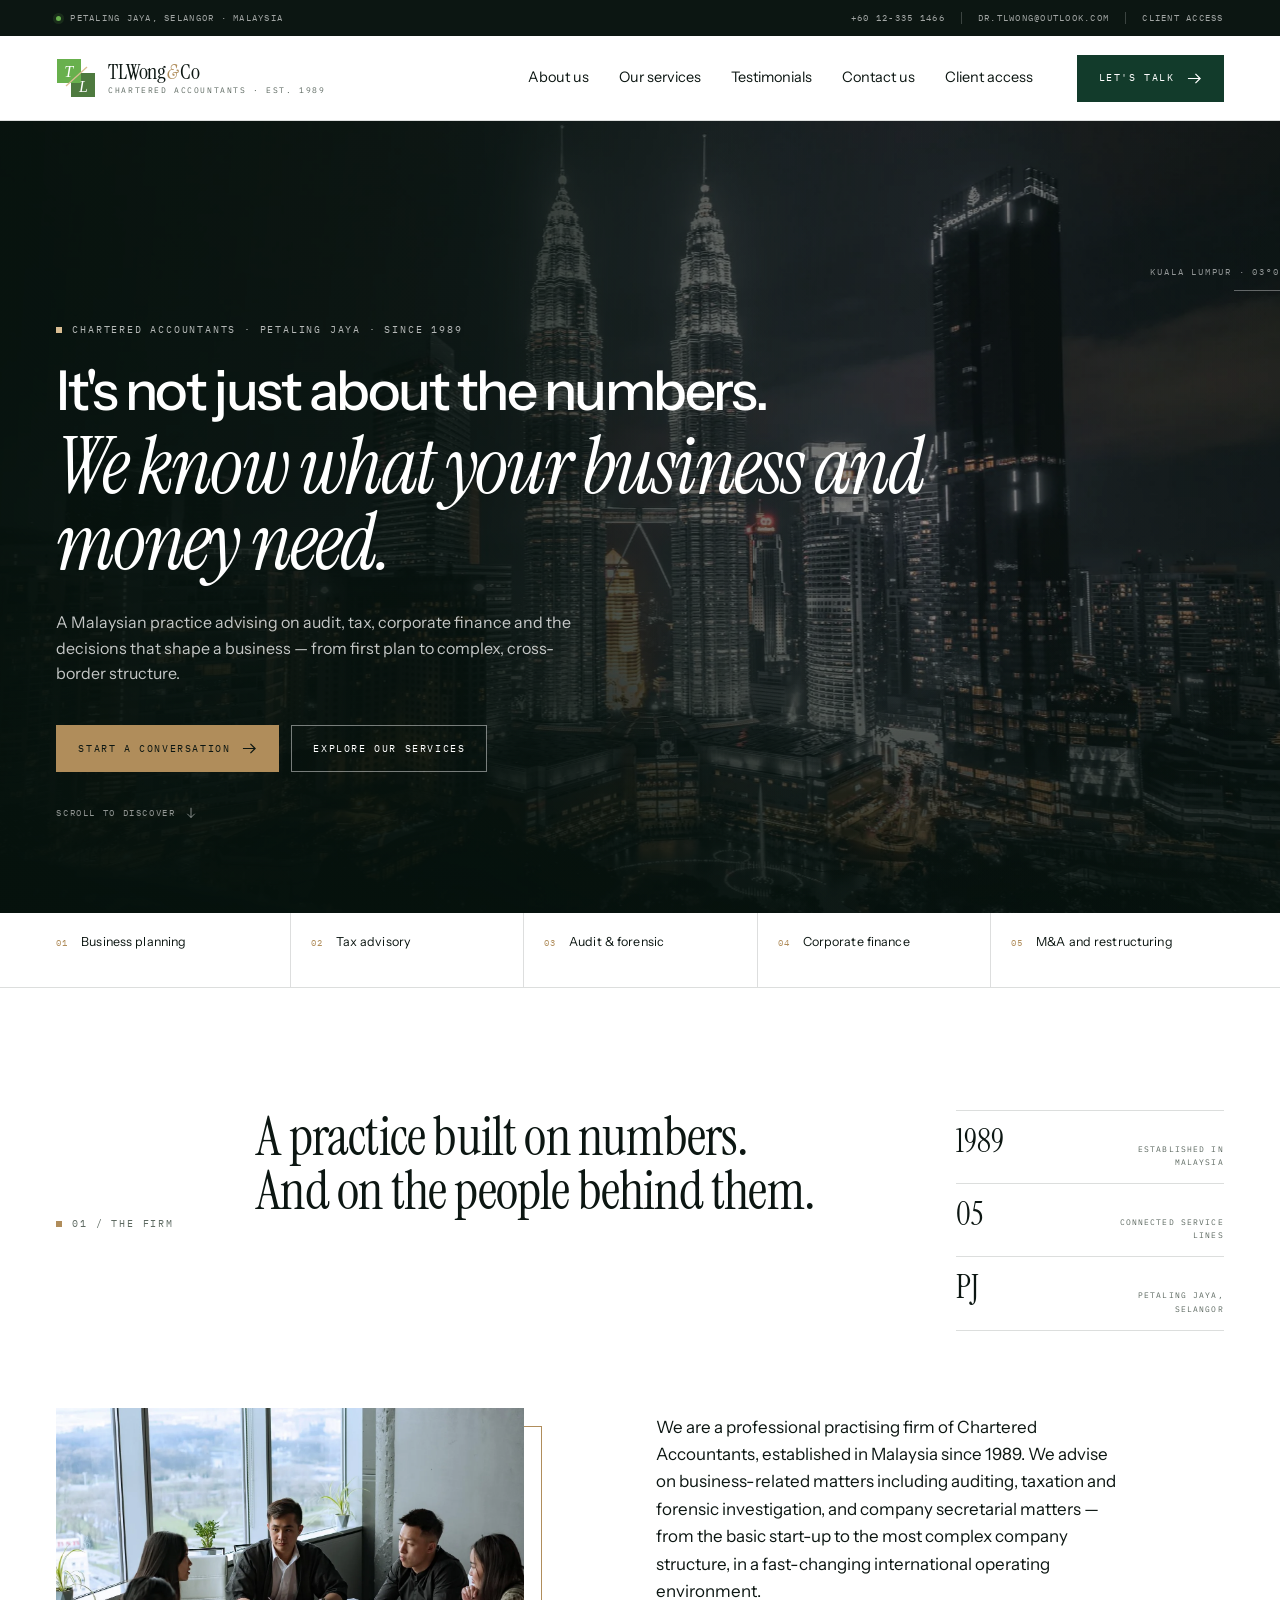
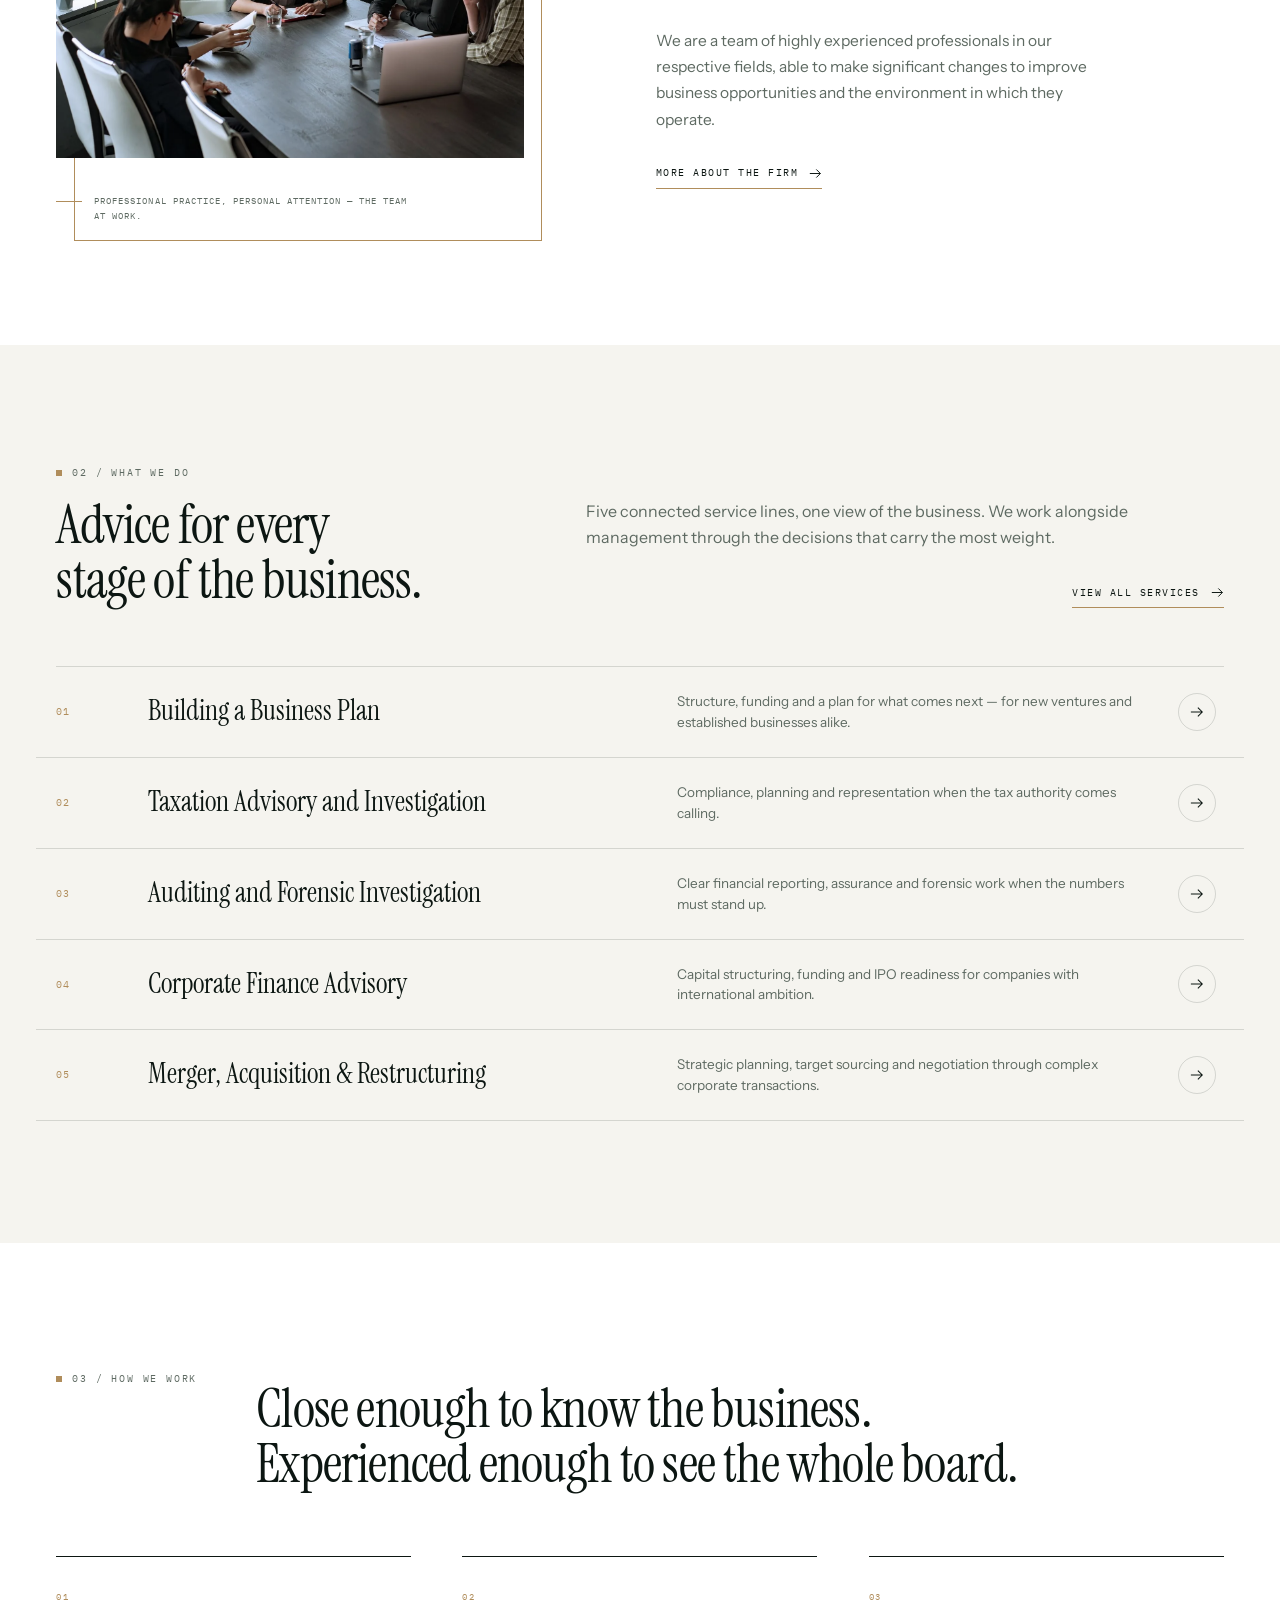
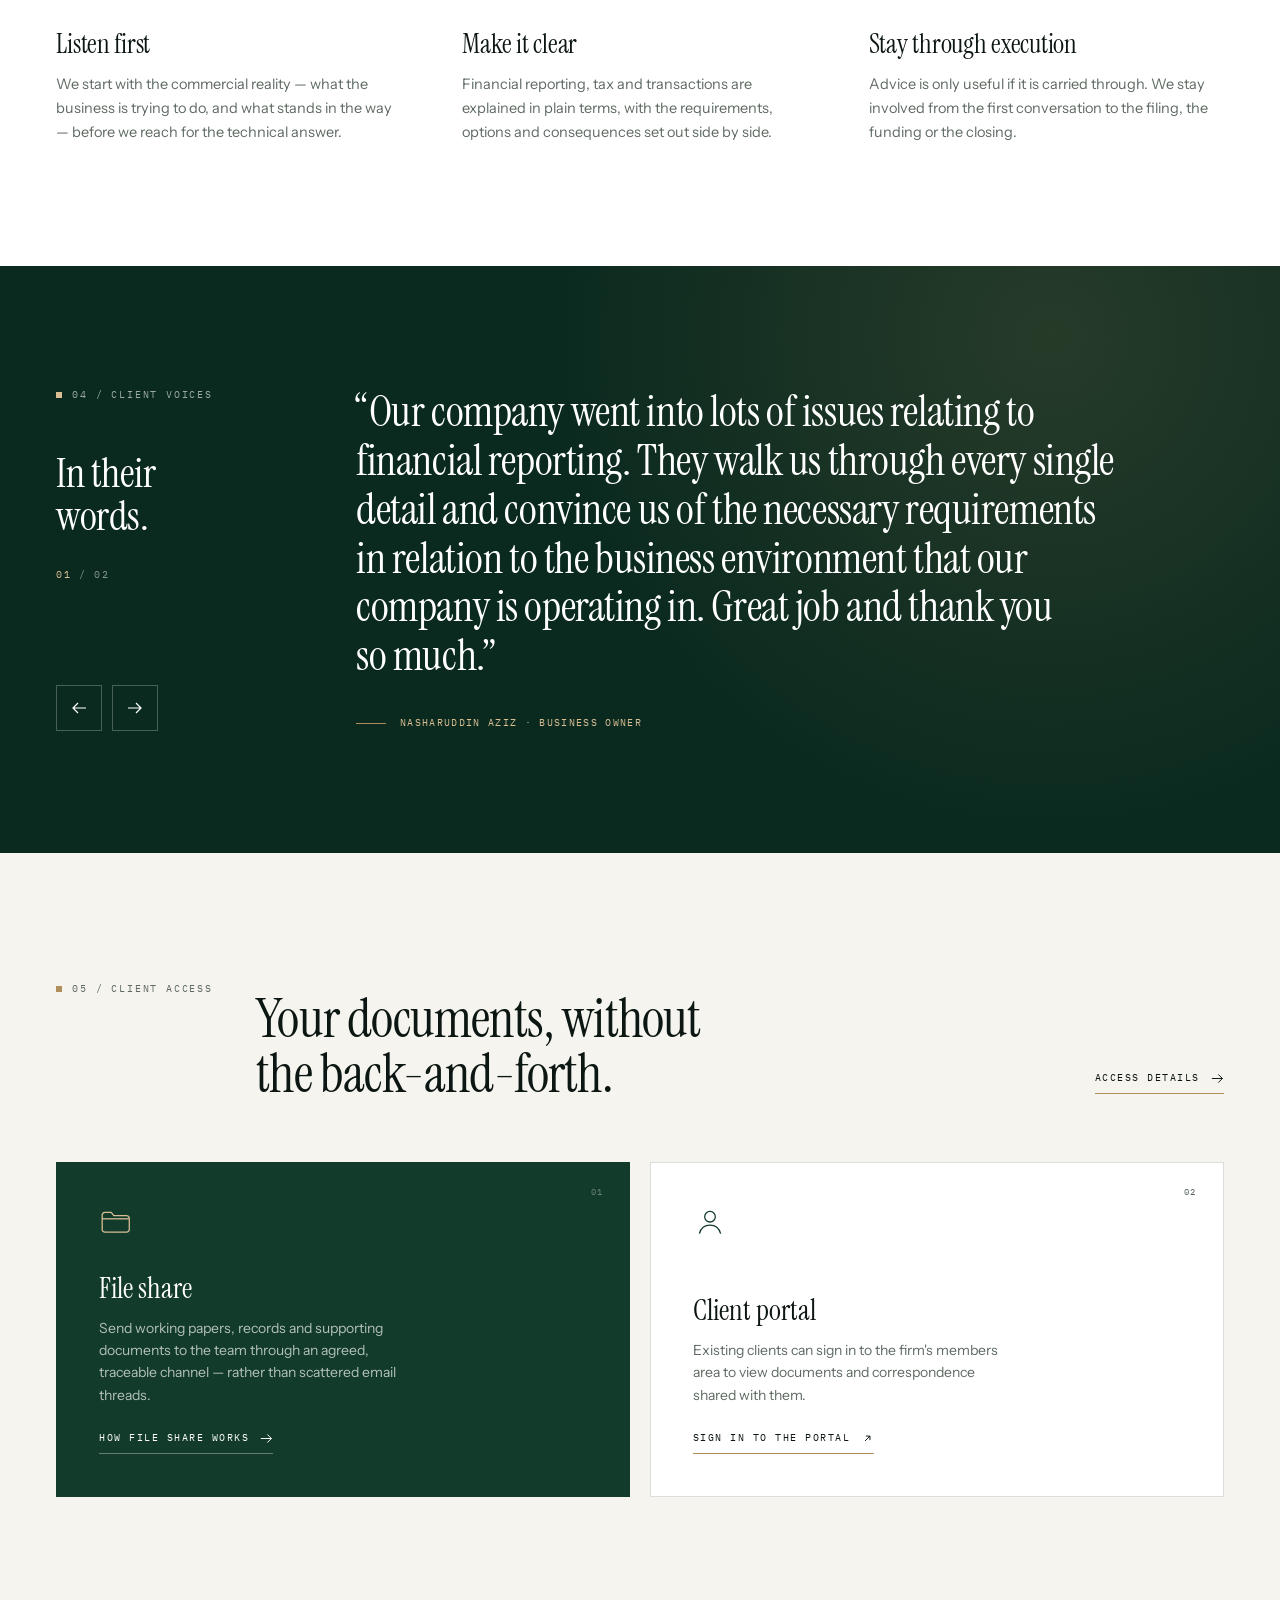
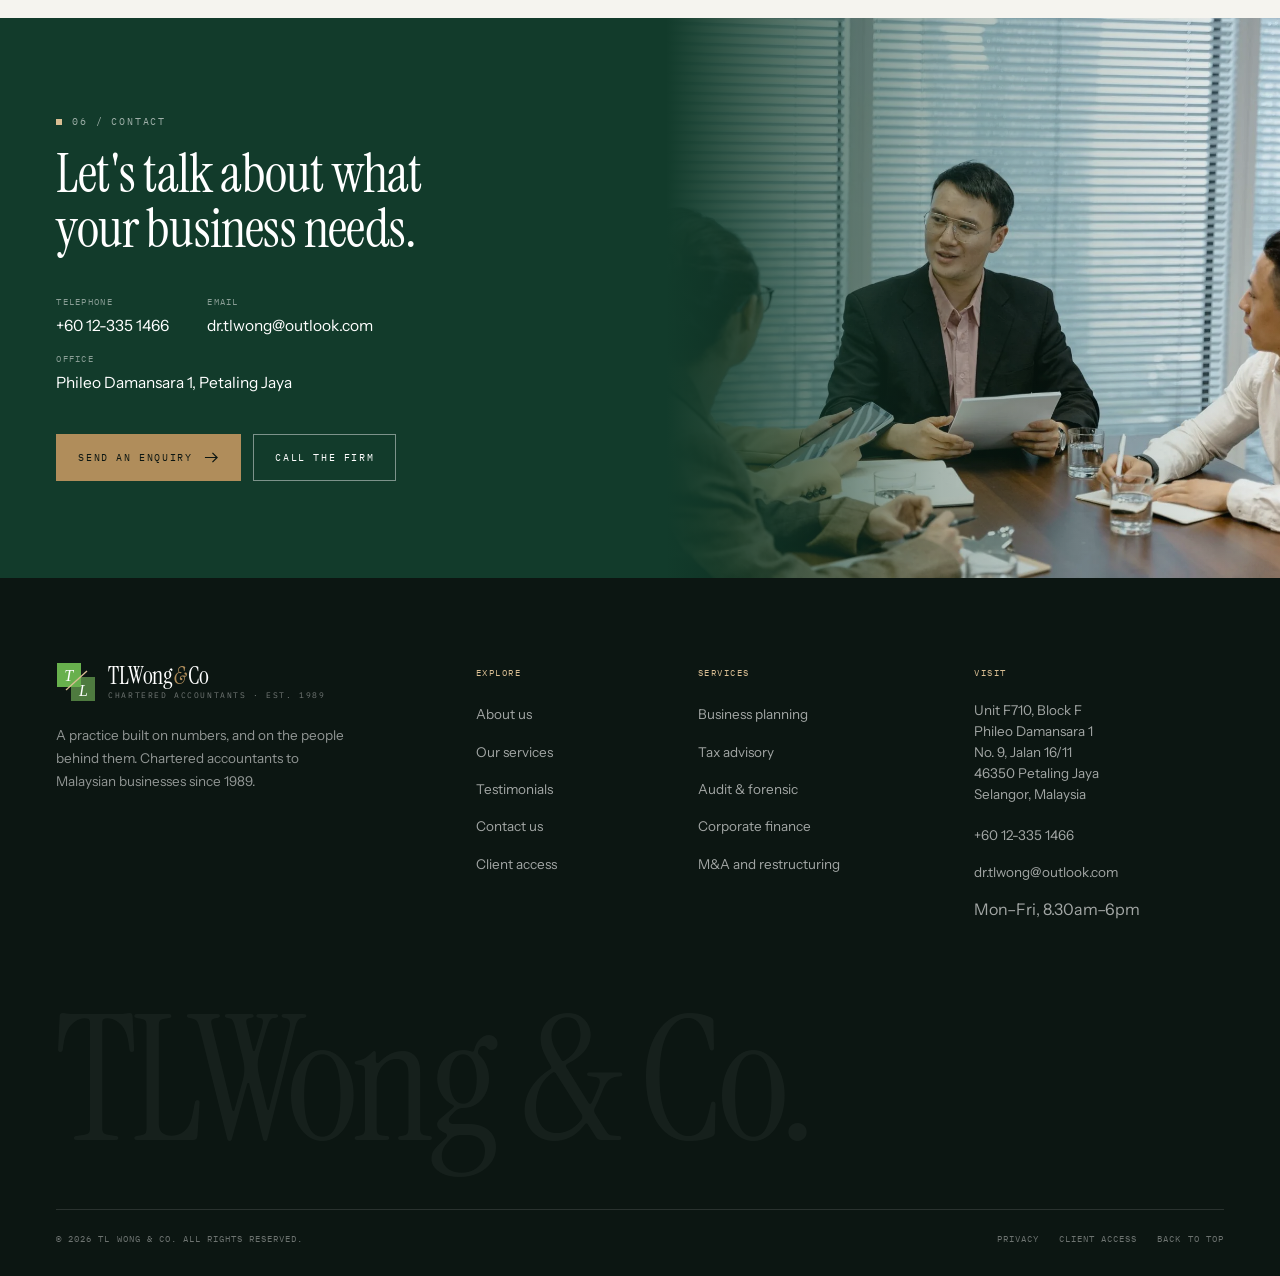
<file: index.html>
<!doctype html>
<html lang="en">
<head>
  <meta charset="utf-8">
  <meta name="viewport" content="width=device-width, initial-scale=1">
  <title>TL Wong &amp; Co. | Chartered Accountants, Petaling Jaya</title>
  <meta name="description" content="A Malaysian chartered accountancy practice since 1989. Audit, tax, corporate finance, business planning and forensic investigation — with the personal attention the work demands.">
  <meta name="theme-color" content="#123b2b">
  <link rel="icon" href="assets/img/favicon.svg" type="image/svg+xml">
  <link rel="preconnect" href="https://fonts.googleapis.com">
  <link rel="preconnect" href="https://fonts.gstatic.com" crossorigin>
  <link href="https://fonts.googleapis.com/css2?family=IBM+Plex+Mono:wght@400;500&family=Instrument+Sans:ital,wght@0,400;0,500;0,600;1,400&family=Instrument+Serif:ital@0;1&display=swap" rel="stylesheet">
  <link rel="stylesheet" href="assets/css/style.css">
  <script>document.documentElement.classList.add('js');</script>
  <meta property="og:title" content="TL Wong &amp; Co. | Chartered Accountants">
  <meta property="og:description" content="It's not just about the numbers. We know what your business and money need.">
  <meta property="og:type" content="website">
  <meta property="og:image" content="assets/img/hero-kl.webp">
</head>
<body id="top" data-page="home">
  <a class="skip-link" href="#main">Skip to content</a>

  <div class="utility">
    <div class="container utility__inner">
      <p class="utility__place">Petaling Jaya, Selangor · Malaysia</p>
      <div class="utility__links">
        <a class="utility__phone" href="tel:+60123351466">+60 12-335 1466</a>
        <span class="utility__sep" aria-hidden="true"></span>
        <a href="mailto:dr.tlwong@outlook.com">dr.tlwong@outlook.com</a>
        <span class="utility__sep" aria-hidden="true"></span>
        <a href="client-access.html">Client access</a>
      </div>
    </div>
  </div>

  <header class="site-header">
    <div class="container header__inner">
      <a class="brand" href="index.html" aria-label="TL Wong &amp; Co. — home">
        <svg class="brand__mark" viewBox="0 0 40 40" aria-hidden="true">
          <rect x="15" y="15" width="24" height="24" fill="#4e7a3f"/>
          <rect x="1" y="1" width="24" height="24" fill="#68b04d"/>
          <path d="M10 28 31 9" stroke="#d9be93" stroke-width="1.3"/>
          <text x="12.6" y="19.4" font-family="Georgia,serif" font-size="16" font-style="italic" fill="#fff" text-anchor="middle">T</text>
          <text x="27.4" y="34.2" font-family="Georgia,serif" font-size="16" font-style="italic" fill="#fff" text-anchor="middle">L</text>
        </svg>
        <span class="brand__text">
          <span class="brand__name">TLWong<em>&amp;</em>Co</span>
          <span class="brand__sub">Chartered Accountants · Est. 1989</span>
        </span>
      </a>

      <nav class="nav" aria-label="Primary">
        <a href="about.html" data-nav="about">About us</a>
        <a href="services.html" data-nav="services">Our services</a>
        <a href="index.html#testimonials" data-nav="testimonials">Testimonials</a>
        <a href="contact.html" data-nav="contact">Contact us</a>
        <a href="client-access.html" data-nav="client">Client access</a>
      </nav>

      <a class="btn btn--dark header__cta" href="contact.html">Let's talk
        <svg viewBox="0 0 16 16" fill="none" aria-hidden="true"><path d="M1 8h13M9 3l5 5-5 5" stroke="currentColor" stroke-width="1.3"/></svg>
      </a>

      <button class="menu-toggle" type="button" aria-expanded="false" aria-controls="mobile-nav" aria-label="Open menu">
        <span></span><span></span><span></span>
      </button>
    </div>

    <div class="mobile-nav" id="mobile-nav">
      <a class="mobile-nav__link" href="about.html">About us</a>
      <a class="mobile-nav__link" href="services.html">Our services</a>
      <a class="mobile-nav__link" href="index.html#testimonials">Testimonials</a>
      <a class="mobile-nav__link" href="contact.html">Contact us</a>
      <a class="mobile-nav__link" href="client-access.html">Client access</a>
      <a class="btn btn--brass mobile-nav__cta" href="contact.html">Let's talk</a>
      <div class="mobile-nav__meta">
        <a href="tel:+60123351466">+60 12-335 1466</a>
        <a href="mailto:dr.tlwong@outlook.com">dr.tlwong@outlook.com</a>
      </div>
    </div>
  </header>

  <main id="main">
    <section class="hero" aria-labelledby="hero-title">
      <div class="hero__media">
        <img src="assets/img/hero-kl.webp" alt="The Petronas Towers and the Kuala Lumpur skyline at dusk" width="2000" height="1333" fetchpriority="high">
      </div>
      <div class="hero__overlay"></div>

      <div class="container hero__content">
        <p class="eyebrow hero__eyebrow">Chartered accountants · Petaling Jaya · Since 1989</p>
        <h1 class="hero__title" id="hero-title">
          It's not just about the numbers.
          <span class="hero__title-em">We know what your business and money need.</span>
        </h1>
        <p class="hero__sub">A Malaysian practice advising on audit, tax, corporate finance and the decisions that shape a business — from first plan to complex, cross-border structure.</p>
        <div class="hero__actions">
          <a class="btn btn--brass" href="contact.html">Start a conversation
            <svg viewBox="0 0 16 16" fill="none" aria-hidden="true"><path d="M1 8h13M9 3l5 5-5 5" stroke="currentColor" stroke-width="1.3"/></svg>
          </a>
          <a class="btn btn--outline" href="services.html">Explore our services</a>
        </div>
        <a class="hero__scroll" href="#firm">Scroll to discover
          <svg viewBox="0 0 16 16" fill="none" aria-hidden="true"><path d="M8 1v13M3 9l5 5 5-5" stroke="currentColor" stroke-width="1.2"/></svg>
        </a>
      </div>

      <div class="hero__stamp" aria-hidden="true">Kuala Lumpur · 03°08′N</div>
      <div class="hero__side" aria-hidden="true">Independent practice · Est. 1989</div>
    </section>

    <nav class="capabilities" aria-label="Areas of practice">
      <div class="container capabilities__grid">
        <a class="capability" href="services.html#business-plan"><span class="capability__num">01</span><span class="capability__name">Business planning</span></a>
        <a class="capability" href="services.html#tax"><span class="capability__num">02</span><span class="capability__name">Tax advisory</span></a>
        <a class="capability" href="services.html#audit"><span class="capability__num">03</span><span class="capability__name">Audit &amp; forensic</span></a>
        <a class="capability" href="services.html#corporate-finance"><span class="capability__num">04</span><span class="capability__name">Corporate finance</span></a>
        <a class="capability" href="services.html#mergers"><span class="capability__num">05</span><span class="capability__name">M&amp;A and restructuring</span></a>
      </div>
    </nav>

    <section class="section" id="firm">
      <div class="container">
        <div class="firm__grid">
          <p class="section-label reveal">01 / The firm</p>
          <h2 class="display firm__headline reveal" style="--delay:80ms">A practice built on numbers. And on the people behind them.</h2>
          <div class="firm__facts reveal" style="--delay:160ms">
            <div class="fact"><span class="fact__value">1989</span><span class="fact__label">Established in Malaysia</span></div>
            <div class="fact"><span class="fact__value">05</span><span class="fact__label">Connected service lines</span></div>
            <div class="fact"><span class="fact__value">PJ</span><span class="fact__label">Petaling Jaya, Selangor</span></div>
          </div>
        </div>

        <div class="firm__body">
          <figure class="firm__figure reveal">
            <img src="assets/img/about-team.webp" alt="A team of professionals in discussion around a meeting table" width="1600" height="1067" loading="lazy">
            <figcaption class="firm__caption">Professional practice, personal attention — the team at work.</figcaption>
          </figure>
          <div class="firm__copy reveal" style="--delay:100ms">
            <p>We are a professional practising firm of Chartered Accountants, established in Malaysia since 1989. We advise on business-related matters including auditing, taxation and forensic investigation, and company secretarial matters — from the basic start-up to the most complex company structure, in a fast-changing international operating environment.</p>
            <p>We are a team of highly experienced professionals in our respective fields, able to make significant changes to improve business opportunities and the environment in which they operate.</p>
            <a class="link-arrow firm__link" href="about.html">More about the firm
              <svg viewBox="0 0 16 16" fill="none" aria-hidden="true"><path d="M1 8h13M9 3l5 5-5 5" stroke="currentColor" stroke-width="1.2"/></svg>
            </a>
          </div>
        </div>
      </div>
    </section>

    <section class="section section--bone" id="services">
      <div class="container">
        <div class="services-head">
          <div class="reveal">
            <p class="section-label">02 / What we do</p>
            <h2 class="display" style="margin-top:18px">Advice for every<br>stage of the business.</h2>
          </div>
          <div class="services-head__right reveal" style="--delay:100ms">
            <p class="lede">Five connected service lines, one view of the business. We work alongside management through the decisions that carry the most weight.</p>
            <a class="link-arrow" href="services.html">View all services
              <svg viewBox="0 0 16 16" fill="none" aria-hidden="true"><path d="M1 8h13M9 3l5 5-5 5" stroke="currentColor" stroke-width="1.2"/></svg>
            </a>
          </div>
        </div>

        <div class="service-list">
          <a class="service-row reveal" href="services.html#business-plan">
            <span class="service-row__num">01</span>
            <span class="service-row__title">Building a Business Plan</span>
            <span class="service-row__desc">Structure, funding and a plan for what comes next — for new ventures and established businesses alike.</span>
            <span class="service-row__arrow"><svg viewBox="0 0 16 16" fill="none" aria-hidden="true"><path d="M1 8h13M9 3l5 5-5 5" stroke="currentColor" stroke-width="1.2"/></svg></span>
          </a>
          <a class="service-row reveal" href="services.html#tax">
            <span class="service-row__num">02</span>
            <span class="service-row__title">Taxation Advisory and Investigation</span>
            <span class="service-row__desc">Compliance, planning and representation when the tax authority comes calling.</span>
            <span class="service-row__arrow"><svg viewBox="0 0 16 16" fill="none" aria-hidden="true"><path d="M1 8h13M9 3l5 5-5 5" stroke="currentColor" stroke-width="1.2"/></svg></span>
          </a>
          <a class="service-row reveal" href="services.html#audit">
            <span class="service-row__num">03</span>
            <span class="service-row__title">Auditing and Forensic Investigation</span>
            <span class="service-row__desc">Clear financial reporting, assurance and forensic work when the numbers must stand up.</span>
            <span class="service-row__arrow"><svg viewBox="0 0 16 16" fill="none" aria-hidden="true"><path d="M1 8h13M9 3l5 5-5 5" stroke="currentColor" stroke-width="1.2"/></svg></span>
          </a>
          <a class="service-row reveal" href="services.html#corporate-finance">
            <span class="service-row__num">04</span>
            <span class="service-row__title">Corporate Finance Advisory</span>
            <span class="service-row__desc">Capital structuring, funding and IPO readiness for companies with international ambition.</span>
            <span class="service-row__arrow"><svg viewBox="0 0 16 16" fill="none" aria-hidden="true"><path d="M1 8h13M9 3l5 5-5 5" stroke="currentColor" stroke-width="1.2"/></svg></span>
          </a>
          <a class="service-row reveal" href="services.html#mergers">
            <span class="service-row__num">05</span>
            <span class="service-row__title">Merger, Acquisition &amp; Restructuring</span>
            <span class="service-row__desc">Strategic planning, target sourcing and negotiation through complex corporate transactions.</span>
            <span class="service-row__arrow"><svg viewBox="0 0 16 16" fill="none" aria-hidden="true"><path d="M1 8h13M9 3l5 5-5 5" stroke="currentColor" stroke-width="1.2"/></svg></span>
          </a>
        </div>
      </div>
    </section>

    <section class="section" id="approach">
      <div class="container">
        <div class="section-head">
          <p class="section-label reveal">03 / How we work</p>
          <h2 class="display reveal" style="--delay:80ms">Close enough to know the business. Experienced enough to see the whole board.</h2>
        </div>
        <div class="principles">
          <article class="principle reveal">
            <span class="principle__num">01</span>
            <h3>Listen first</h3>
            <p>We start with the commercial reality — what the business is trying to do, and what stands in the way — before we reach for the technical answer.</p>
          </article>
          <article class="principle reveal" style="--delay:80ms">
            <span class="principle__num">02</span>
            <h3>Make it clear</h3>
            <p>Financial reporting, tax and transactions are explained in plain terms, with the requirements, options and consequences set out side by side.</p>
          </article>
          <article class="principle reveal" style="--delay:160ms">
            <span class="principle__num">03</span>
            <h3>Stay through execution</h3>
            <p>Advice is only useful if it is carried through. We stay involved from the first conversation to the filing, the funding or the closing.</p>
          </article>
        </div>
      </div>
    </section>

    <section class="voices" id="testimonials" aria-labelledby="voices-title">
      <div class="container voices__grid">
        <div class="voices__aside">
          <p class="section-label section-label--light">04 / Client voices</p>
          <h2 class="h2" id="voices-title" style="color:#fff;font-size:clamp(2rem,3.2vw,2.7rem);margin-top:20px">In their<br>words.</h2>
          <div class="voices__counter"><strong data-quote-index>01</strong> / <span data-quote-total>02</span></div>
          <div class="voices__controls">
            <button class="quote-btn" type="button" data-quote-prev aria-label="Previous testimonial">
              <svg viewBox="0 0 16 16" fill="none" aria-hidden="true"><path d="M15 8H2M7 3 2 8l5 5" stroke="currentColor" stroke-width="1.2"/></svg>
            </button>
            <button class="quote-btn" type="button" data-quote-next aria-label="Next testimonial">
              <svg viewBox="0 0 16 16" fill="none" aria-hidden="true"><path d="M1 8h13M9 3l5 5-5 5" stroke="currentColor" stroke-width="1.2"/></svg>
            </button>
          </div>
        </div>

        <div class="voices__stage">
          <figure class="quote" data-quote>
            <blockquote class="quote__text">“Our company went into lots of issues relating to financial reporting. They walk us through every single detail and convince us of the necessary requirements in relation to the business environment that our company is operating in. Great job and thank you so much.”</blockquote>
            <figcaption class="quote__author">Nasharuddin Aziz · Business Owner</figcaption>
          </figure>
          <figure class="quote" data-quote hidden>
            <blockquote class="quote__text">“We were investigated by the Tax Authority, completely lost and not knowing what to do. We spoke to their tax team, and thereafter they held our hands all the way until full resolution of our tax problems. Thank you so much.”</blockquote>
            <figcaption class="quote__author">Rudy Chan · Director</figcaption>
          </figure>
        </div>
      </div>
    </section>

    <section class="section section--bone" id="client-access">
      <div class="container">
        <div class="section-head">
          <p class="section-label reveal">05 / Client access</p>
          <h2 class="display reveal" style="--delay:80ms">Your documents, without the back-and-forth.</h2>
          <div class="section-head__aside reveal" style="--delay:160ms">
            <a class="link-arrow" href="client-access.html">Access details
              <svg viewBox="0 0 16 16" fill="none" aria-hidden="true"><path d="M1 8h13M9 3l5 5-5 5" stroke="currentColor" stroke-width="1.2"/></svg>
            </a>
          </div>
        </div>

        <div class="access__grid">
          <a class="access-card access-card--dark reveal" href="client-access.html">
            <span class="access-card__index">01</span>
            <svg class="access-card__icon" viewBox="0 0 32 32" fill="none" aria-hidden="true">
              <path d="M3 9.5A2.5 2.5 0 0 1 5.5 7h6l2.5 3h12A2.5 2.5 0 0 1 28.5 12v11a2.5 2.5 0 0 1-2.5 2.5h-20A2.5 2.5 0 0 1 3 23V9.5Z" stroke="currentColor" stroke-width="1.2"/>
              <path d="M3 13h25" stroke="currentColor" stroke-width="1.2"/>
            </svg>
            <h3>File share</h3>
            <p>Send working papers, records and supporting documents to the team through an agreed, traceable channel — rather than scattered email threads.</p>
            <span class="link-arrow">How file share works
              <svg viewBox="0 0 16 16" fill="none" aria-hidden="true"><path d="M1 8h13M9 3l5 5-5 5" stroke="currentColor" stroke-width="1.2"/></svg>
            </span>
          </a>

          <a class="access-card reveal" href="https://www.tlwongco.com/members" target="_blank" rel="noopener" style="--delay:80ms">
            <span class="access-card__index">02</span>
            <svg class="access-card__icon" viewBox="0 0 32 32" fill="none" aria-hidden="true">
              <circle cx="16" cy="11" r="5" stroke="currentColor" stroke-width="1.2"/>
              <path d="M6 27c1.4-5.2 5.2-8 10-8s8.6 2.8 10 8" stroke="currentColor" stroke-width="1.2"/>
            </svg>
            <h3>Client portal</h3>
            <p>Existing clients can sign in to the firm's members area to view documents and correspondence shared with them.</p>
            <span class="link-arrow">Sign in to the portal
              <svg viewBox="0 0 16 16" fill="none" aria-hidden="true"><path d="M5 11 11 5M6 5h5v5" stroke="currentColor" stroke-width="1.2"/></svg>
            </span>
          </a>
        </div>
      </div>
    </section>

    <section class="cta" id="contact">
      <div class="cta__grid">
        <div class="cta__content">
          <p class="section-label section-label--light">06 / Contact</p>
          <h2 class="display" style="color:#fff;margin-top:18px">Let's talk about what your business needs.</h2>
          <div class="cta__contact">
            <div class="cta__item"><span>Telephone</span><a href="tel:+60123351466">+60 12-335 1466</a></div>
            <div class="cta__item"><span>Email</span><a href="mailto:dr.tlwong@outlook.com">dr.tlwong@outlook.com</a></div>
            <div class="cta__item"><span>Office</span><a href="contact.html">Phileo Damansara 1, Petaling Jaya</a></div>
          </div>
          <div class="cta__actions">
            <a class="btn btn--brass" href="contact.html">Send an enquiry
              <svg viewBox="0 0 16 16" fill="none" aria-hidden="true"><path d="M1 8h13M9 3l5 5-5 5" stroke="currentColor" stroke-width="1.3"/></svg>
            </a>
            <a class="btn btn--outline" href="tel:+60123351466">Call the firm</a>
          </div>
        </div>
        <div class="cta__media">
          <img src="assets/img/meeting-wide.webp" alt="Colleagues reviewing documents together in a meeting" width="1600" height="1067" loading="lazy">
        </div>
      </div>
    </section>
  </main>

  <footer class="footer">
    <div class="container">
      <div class="footer__grid">
        <div class="footer__brand">
          <a class="brand" href="index.html" aria-label="TL Wong &amp; Co. — home">
            <svg class="brand__mark" viewBox="0 0 40 40" aria-hidden="true">
              <rect x="15" y="15" width="24" height="24" fill="#4e7a3f"/>
              <rect x="1" y="1" width="24" height="24" fill="#68b04d"/>
              <path d="M10 28 31 9" stroke="#d9be93" stroke-width="1.3"/>
              <text x="12.6" y="19.4" font-family="Georgia,serif" font-size="16" font-style="italic" fill="#fff" text-anchor="middle">T</text>
              <text x="27.4" y="34.2" font-family="Georgia,serif" font-size="16" font-style="italic" fill="#fff" text-anchor="middle">L</text>
            </svg>
            <span class="brand__text">
              <span class="brand__name">TLWong<em>&amp;</em>Co</span>
              <span class="brand__sub">Chartered Accountants · Est. 1989</span>
            </span>
          </a>
          <p>A practice built on numbers, and on the people behind them. Chartered accountants to Malaysian businesses since 1989.</p>
        </div>

        <div class="footer__col">
          <h3>Explore</h3>
          <ul>
            <li><a href="about.html">About us</a></li>
            <li><a href="services.html">Our services</a></li>
            <li><a href="index.html#testimonials">Testimonials</a></li>
            <li><a href="contact.html">Contact us</a></li>
            <li><a href="client-access.html">Client access</a></li>
          </ul>
        </div>

        <div class="footer__col">
          <h3>Services</h3>
          <ul>
            <li><a href="services.html#business-plan">Business planning</a></li>
            <li><a href="services.html#tax">Tax advisory</a></li>
            <li><a href="services.html#audit">Audit &amp; forensic</a></li>
            <li><a href="services.html#corporate-finance">Corporate finance</a></li>
            <li><a href="services.html#mergers">M&amp;A and restructuring</a></li>
          </ul>
        </div>

        <div class="footer__col">
          <h3>Visit</h3>
          <address>
            Unit F710, Block F<br>
            Phileo Damansara 1<br>
            No. 9, Jalan 16/11<br>
            46350 Petaling Jaya<br>
            Selangor, Malaysia
          </address>
          <ul style="margin-top:16px">
            <li><a href="tel:+60123351466">+60 12-335 1466</a></li>
            <li><a href="mailto:dr.tlwong@outlook.com">dr.tlwong@outlook.com</a></li>
            <li>Mon–Fri, 8.30am–6pm</li>
          </ul>
        </div>
      </div>

      <div class="footer__watermark" aria-hidden="true">TLWong &amp; Co.</div>

      <div class="footer__bottom">
        <span>© <span data-year>2026</span> TL Wong &amp; Co. All rights reserved.</span>
        <div class="footer__bottom-links">
          <a href="privacy.html">Privacy</a>
          <a href="client-access.html">Client access</a>
          <a href="#top">Back to top</a>
        </div>
      </div>
    </div>
  </footer>

  <script src="assets/js/main.js" defer></script>
</body>
</html>
</file>
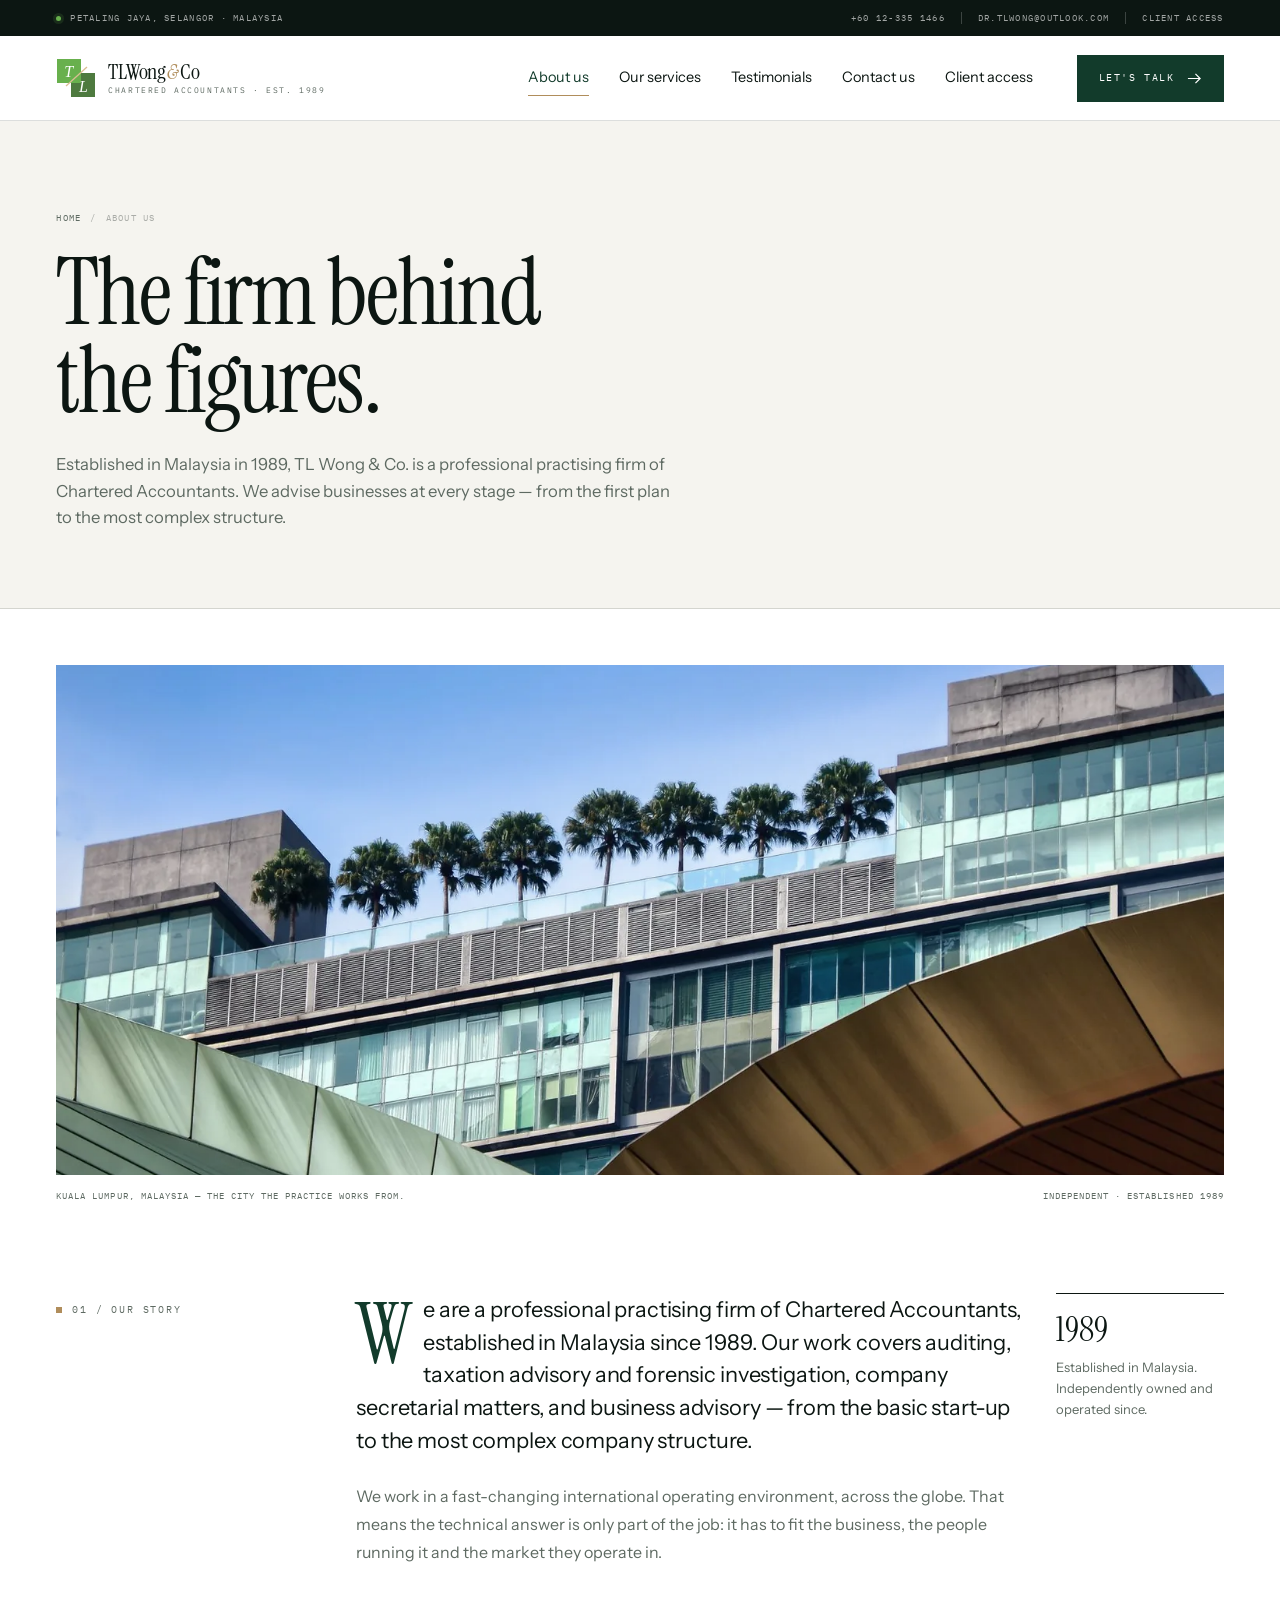
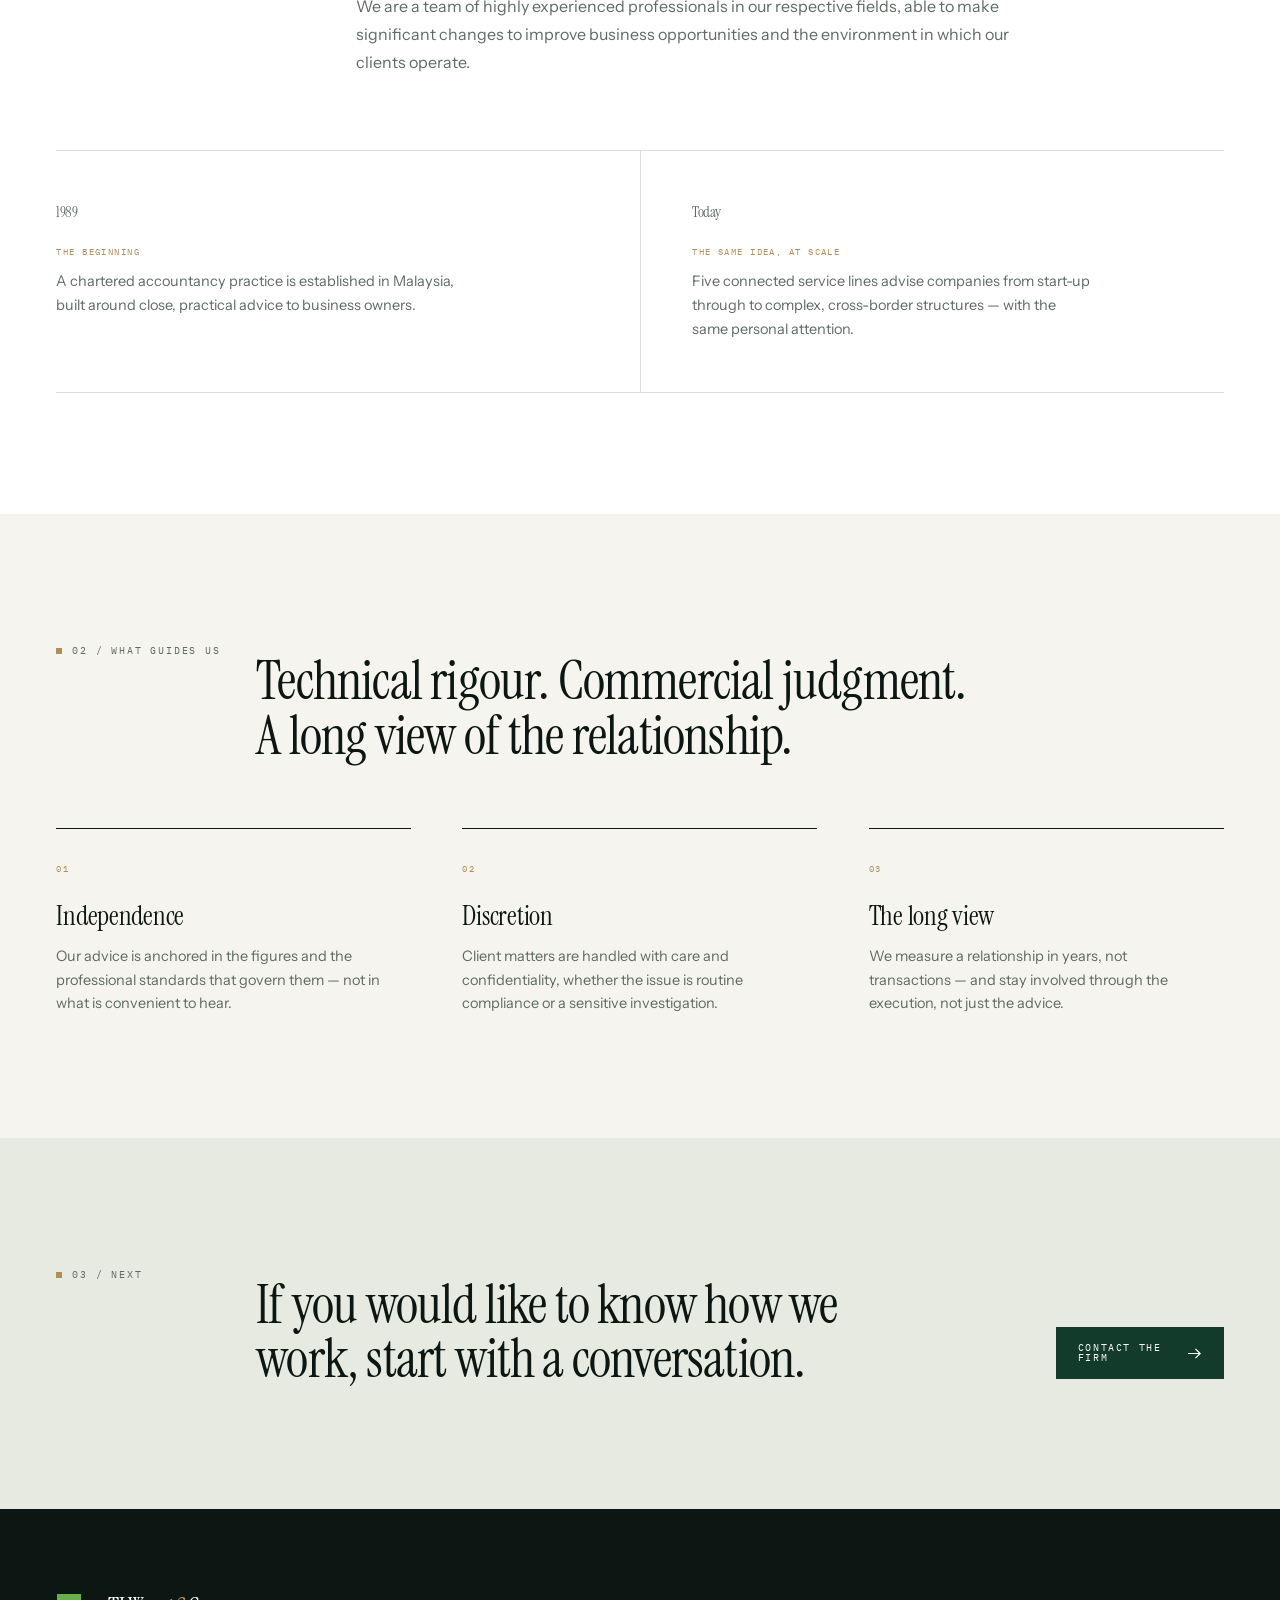
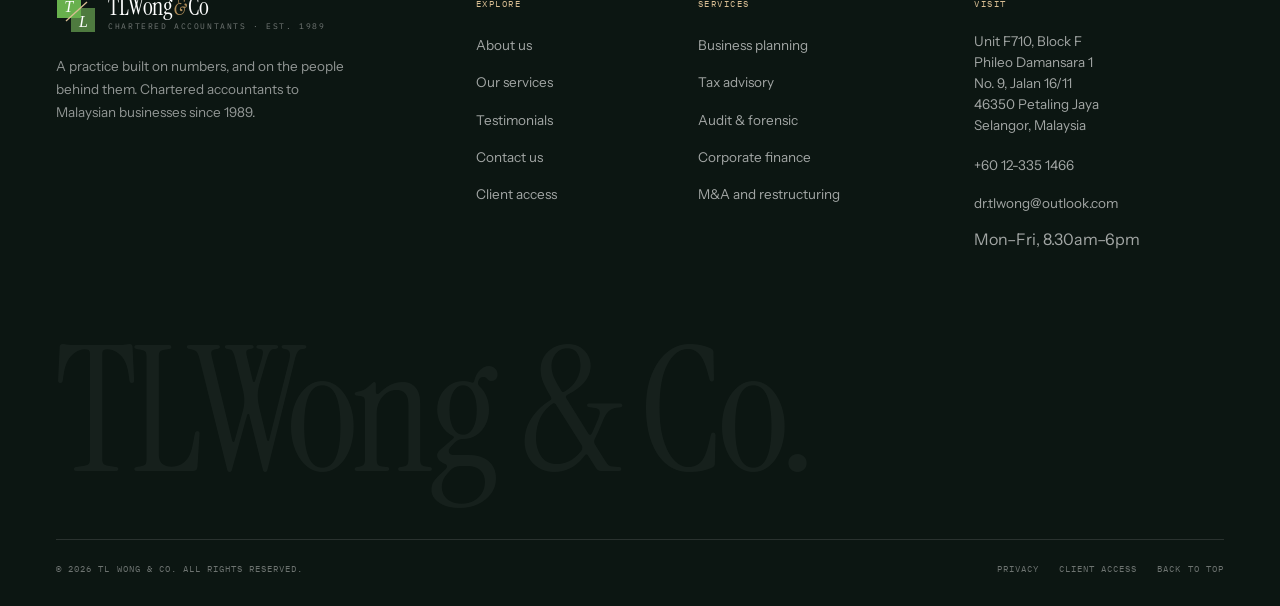
<file: about.html>
<!doctype html>
<html lang="en">
<head>
  <meta charset="utf-8">
  <meta name="viewport" content="width=device-width, initial-scale=1">
  <title>About us | TL Wong &amp; Co.</title>
  <meta name="description" content="TL Wong &amp; Co. is a Malaysian firm of Chartered Accountants established in 1989, advising businesses from start-up to complex international structures.">
  <meta name="theme-color" content="#123b2b">
  <link rel="icon" href="assets/img/favicon.svg" type="image/svg+xml">
  <link rel="preconnect" href="https://fonts.googleapis.com">
  <link rel="preconnect" href="https://fonts.gstatic.com" crossorigin>
  <link href="https://fonts.googleapis.com/css2?family=IBM+Plex+Mono:wght@400;500&family=Instrument+Sans:ital,wght@0,400;0,500;0,600;1,400&family=Instrument+Serif:ital@0;1&display=swap" rel="stylesheet">
  <link rel="stylesheet" href="assets/css/style.css">
  <script>document.documentElement.classList.add('js');</script>
</head>
<body id="top" data-page="about">
  <a class="skip-link" href="#main">Skip to content</a>

  <div class="utility">
    <div class="container utility__inner">
      <p class="utility__place">Petaling Jaya, Selangor · Malaysia</p>
      <div class="utility__links">
        <a class="utility__phone" href="tel:+60123351466">+60 12-335 1466</a>
        <span class="utility__sep" aria-hidden="true"></span>
        <a href="mailto:dr.tlwong@outlook.com">dr.tlwong@outlook.com</a>
        <span class="utility__sep" aria-hidden="true"></span>
        <a href="client-access.html">Client access</a>
      </div>
    </div>
  </div>

  <header class="site-header">
    <div class="container header__inner">
      <a class="brand" href="index.html" aria-label="TL Wong &amp; Co. — home">
        <svg class="brand__mark" viewBox="0 0 40 40" aria-hidden="true">
          <rect x="15" y="15" width="24" height="24" fill="#4e7a3f"/>
          <rect x="1" y="1" width="24" height="24" fill="#68b04d"/>
          <path d="M10 28 31 9" stroke="#d9be93" stroke-width="1.3"/>
          <text x="12.6" y="19.4" font-family="Georgia,serif" font-size="16" font-style="italic" fill="#fff" text-anchor="middle">T</text>
          <text x="27.4" y="34.2" font-family="Georgia,serif" font-size="16" font-style="italic" fill="#fff" text-anchor="middle">L</text>
        </svg>
        <span class="brand__text">
          <span class="brand__name">TLWong<em>&amp;</em>Co</span>
          <span class="brand__sub">Chartered Accountants · Est. 1989</span>
        </span>
      </a>

      <nav class="nav" aria-label="Primary">
        <a href="about.html" data-nav="about">About us</a>
        <a href="services.html" data-nav="services">Our services</a>
        <a href="index.html#testimonials" data-nav="testimonials">Testimonials</a>
        <a href="contact.html" data-nav="contact">Contact us</a>
        <a href="client-access.html" data-nav="client">Client access</a>
      </nav>

      <a class="btn btn--dark header__cta" href="contact.html">Let's talk
        <svg viewBox="0 0 16 16" fill="none" aria-hidden="true"><path d="M1 8h13M9 3l5 5-5 5" stroke="currentColor" stroke-width="1.3"/></svg>
      </a>

      <button class="menu-toggle" type="button" aria-expanded="false" aria-controls="mobile-nav" aria-label="Open menu">
        <span></span><span></span><span></span>
      </button>
    </div>

    <div class="mobile-nav" id="mobile-nav">
      <a class="mobile-nav__link" href="about.html">About us</a>
      <a class="mobile-nav__link" href="services.html">Our services</a>
      <a class="mobile-nav__link" href="index.html#testimonials">Testimonials</a>
      <a class="mobile-nav__link" href="contact.html">Contact us</a>
      <a class="mobile-nav__link" href="client-access.html">Client access</a>
      <a class="btn btn--brass mobile-nav__cta" href="contact.html">Let's talk</a>
      <div class="mobile-nav__meta">
        <a href="tel:+60123351466">+60 12-335 1466</a>
        <a href="mailto:dr.tlwong@outlook.com">dr.tlwong@outlook.com</a>
      </div>
    </div>
  </header>

  <main id="main">
    <section class="page-hero">
      <div class="container">
        <nav class="page-hero__crumb" aria-label="Breadcrumb">
          <a href="index.html">Home</a><span aria-hidden="true">/</span><span>About us</span>
        </nav>
        <h1>The firm behind<br>the figures.</h1>
        <p class="page-hero__lede">Established in Malaysia in 1989, TL Wong &amp; Co. is a professional practising firm of Chartered Accountants. We advise businesses at every stage — from the first plan to the most complex structure.</p>
      </div>
    </section>

    <section class="section" style="padding-top:clamp(34px,4.5vw,56px);padding-bottom:0">
      <div class="container">
        <figure class="about-banner">
          <img src="assets/img/arch-modern.webp" alt="A modern glass office building framed by palms in Kuala Lumpur" width="1500" height="1000" loading="lazy">
          <figcaption class="about-banner__caption">
            <span>Kuala Lumpur, Malaysia — the city the practice works from.</span>
            <span>Independent · Established 1989</span>
          </figcaption>
        </figure>
      </div>
    </section>

    <section class="section" style="padding-top:clamp(56px,7vw,96px)">
      <div class="container">
        <div class="about-intro">
          <p class="section-label reveal">01 / Our story</p>
          <div class="about-intro__body reveal" style="--delay:80ms">
            <p class="dropcap">We are a professional practising firm of Chartered Accountants, established in Malaysia since 1989. Our work covers auditing, taxation advisory and forensic investigation, company secretarial matters, and business advisory — from the basic start-up to the most complex company structure.</p>
            <p>We work in a fast-changing international operating environment, across the globe. That means the technical answer is only part of the job: it has to fit the business, the people running it and the market they operate in.</p>
            <p>We are a team of highly experienced professionals in our respective fields, able to make significant changes to improve business opportunities and the environment in which our clients operate.</p>
          </div>
          <aside class="about-intro__aside reveal" style="--delay:160ms">
            <strong>1989</strong>
            <p>Established in Malaysia. Independently owned and operated since.</p>
          </aside>
        </div>

        <div class="milestones reveal">
          <div class="milestone">
            <p class="milestone__year">1989</p>
            <h3>The beginning</h3>
            <p>A chartered accountancy practice is established in Malaysia, built around close, practical advice to business owners.</p>
          </div>
          <div class="milestone">
            <p class="milestone__year">Today</p>
            <h3>The same idea, at scale</h3>
            <p>Five connected service lines advise companies from start-up through to complex, cross-border structures — with the same personal attention.</p>
          </div>
        </div>
      </div>
    </section>

    <section class="section section--bone">
      <div class="container">
        <div class="section-head">
          <p class="section-label reveal">02 / What guides us</p>
          <h2 class="display reveal" style="--delay:80ms">Technical rigour. Commercial judgment. A long view of the relationship.</h2>
        </div>
        <div class="principles">
          <article class="principle reveal">
            <span class="principle__num">01</span>
            <h3>Independence</h3>
            <p>Our advice is anchored in the figures and the professional standards that govern them — not in what is convenient to hear.</p>
          </article>
          <article class="principle reveal" style="--delay:80ms">
            <span class="principle__num">02</span>
            <h3>Discretion</h3>
            <p>Client matters are handled with care and confidentiality, whether the issue is routine compliance or a sensitive investigation.</p>
          </article>
          <article class="principle reveal" style="--delay:160ms">
            <span class="principle__num">03</span>
            <h3>The long view</h3>
            <p>We measure a relationship in years, not transactions — and stay involved through the execution, not just the advice.</p>
          </article>
        </div>
      </div>
    </section>

    <section class="section section--sage">
      <div class="container">
        <div class="section-head">
          <p class="section-label reveal">03 / Next</p>
          <h2 class="display reveal" style="--delay:80ms">If you would like to know how we work, start with a conversation.</h2>
          <div class="section-head__aside reveal" style="--delay:160ms">
            <a class="btn btn--dark" href="contact.html">Contact the firm
              <svg viewBox="0 0 16 16" fill="none" aria-hidden="true"><path d="M1 8h13M9 3l5 5-5 5" stroke="currentColor" stroke-width="1.3"/></svg>
            </a>
          </div>
        </div>
      </div>
    </section>
  </main>

  <footer class="footer">
    <div class="container">
      <div class="footer__grid">
        <div class="footer__brand">
          <a class="brand" href="index.html" aria-label="TL Wong &amp; Co. — home">
            <svg class="brand__mark" viewBox="0 0 40 40" aria-hidden="true">
              <rect x="15" y="15" width="24" height="24" fill="#4e7a3f"/>
              <rect x="1" y="1" width="24" height="24" fill="#68b04d"/>
              <path d="M10 28 31 9" stroke="#d9be93" stroke-width="1.3"/>
              <text x="12.6" y="19.4" font-family="Georgia,serif" font-size="16" font-style="italic" fill="#fff" text-anchor="middle">T</text>
              <text x="27.4" y="34.2" font-family="Georgia,serif" font-size="16" font-style="italic" fill="#fff" text-anchor="middle">L</text>
            </svg>
            <span class="brand__text">
              <span class="brand__name">TLWong<em>&amp;</em>Co</span>
              <span class="brand__sub">Chartered Accountants · Est. 1989</span>
            </span>
          </a>
          <p>A practice built on numbers, and on the people behind them. Chartered accountants to Malaysian businesses since 1989.</p>
        </div>

        <div class="footer__col">
          <h3>Explore</h3>
          <ul>
            <li><a href="about.html">About us</a></li>
            <li><a href="services.html">Our services</a></li>
            <li><a href="index.html#testimonials">Testimonials</a></li>
            <li><a href="contact.html">Contact us</a></li>
            <li><a href="client-access.html">Client access</a></li>
          </ul>
        </div>

        <div class="footer__col">
          <h3>Services</h3>
          <ul>
            <li><a href="services.html#business-plan">Business planning</a></li>
            <li><a href="services.html#tax">Tax advisory</a></li>
            <li><a href="services.html#audit">Audit &amp; forensic</a></li>
            <li><a href="services.html#corporate-finance">Corporate finance</a></li>
            <li><a href="services.html#mergers">M&amp;A and restructuring</a></li>
          </ul>
        </div>

        <div class="footer__col">
          <h3>Visit</h3>
          <address>
            Unit F710, Block F<br>
            Phileo Damansara 1<br>
            No. 9, Jalan 16/11<br>
            46350 Petaling Jaya<br>
            Selangor, Malaysia
          </address>
          <ul style="margin-top:16px">
            <li><a href="tel:+60123351466">+60 12-335 1466</a></li>
            <li><a href="mailto:dr.tlwong@outlook.com">dr.tlwong@outlook.com</a></li>
            <li>Mon–Fri, 8.30am–6pm</li>
          </ul>
        </div>
      </div>

      <div class="footer__watermark" aria-hidden="true">TLWong &amp; Co.</div>

      <div class="footer__bottom">
        <span>© <span data-year>2026</span> TL Wong &amp; Co. All rights reserved.</span>
        <div class="footer__bottom-links">
          <a href="privacy.html">Privacy</a>
          <a href="client-access.html">Client access</a>
          <a href="#top">Back to top</a>
        </div>
      </div>
    </div>
  </footer>

  <script src="assets/js/main.js" defer></script>
</body>
</html>
</file>
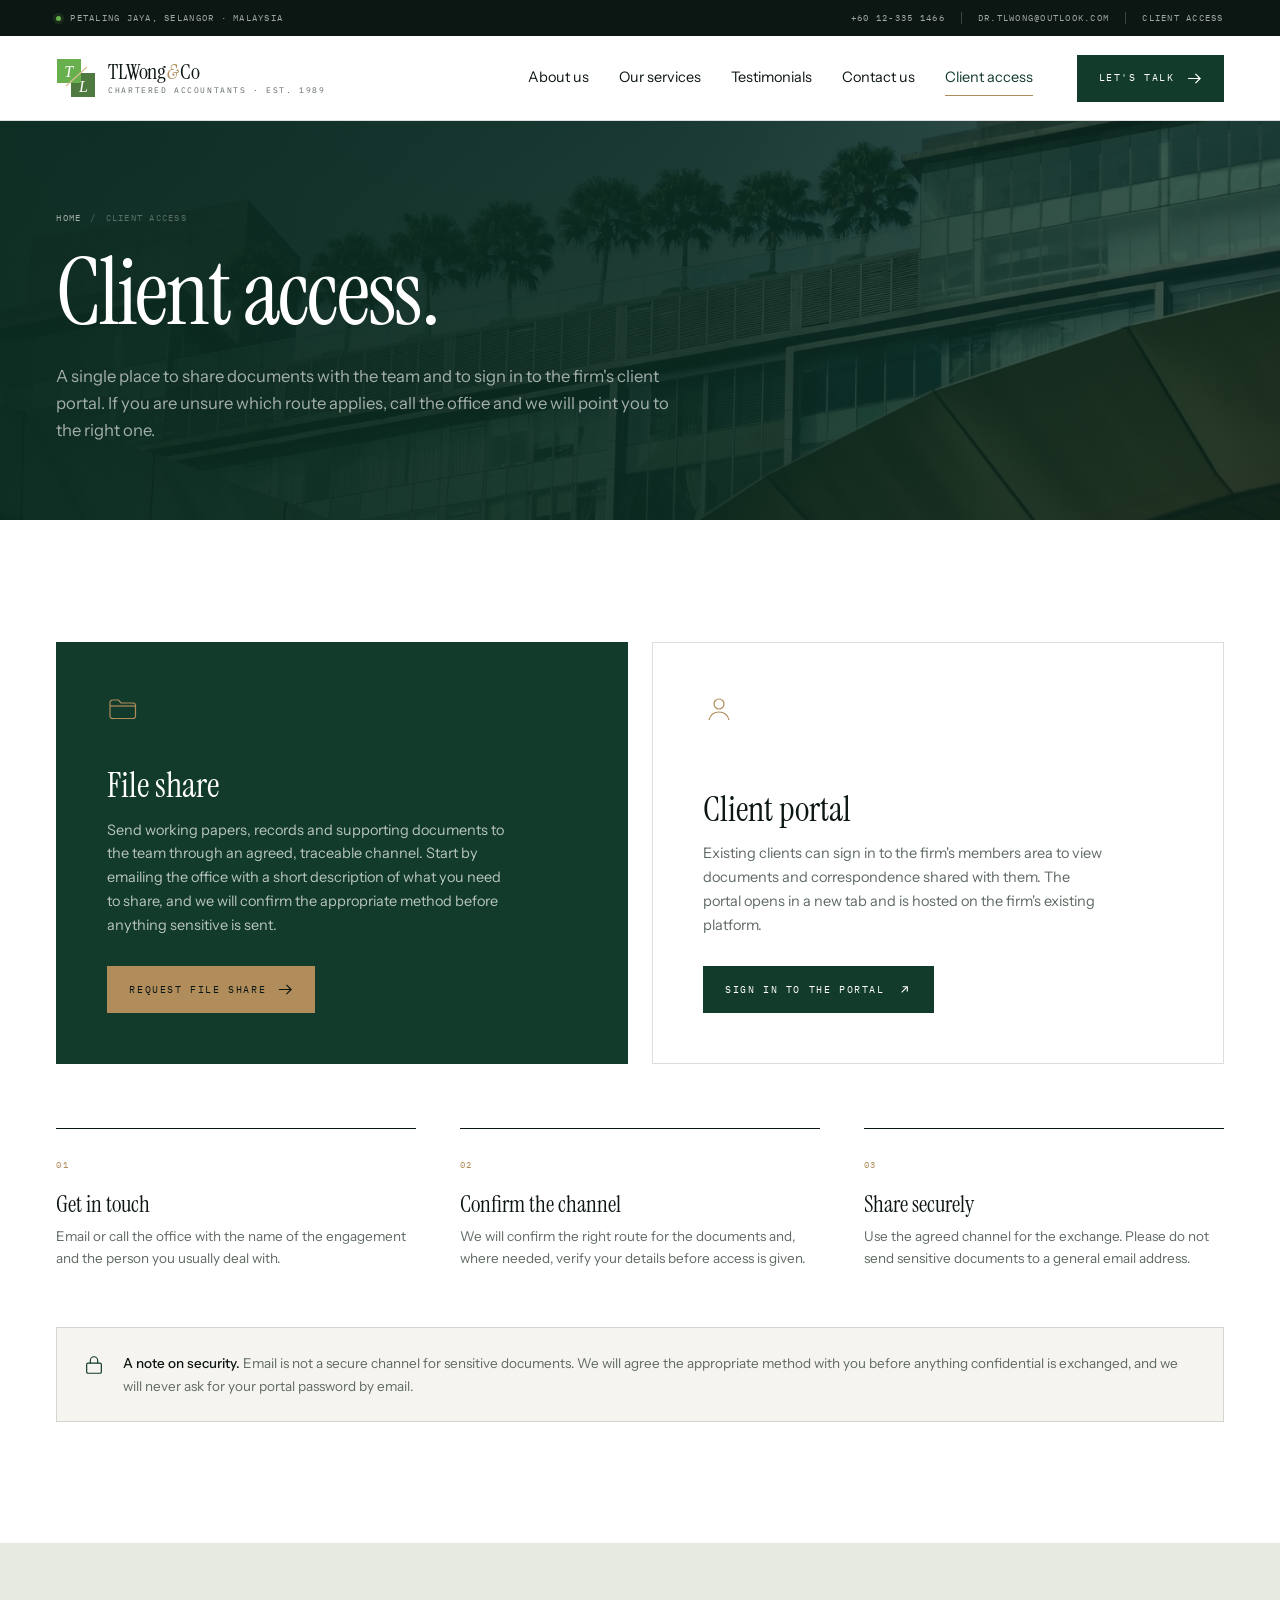
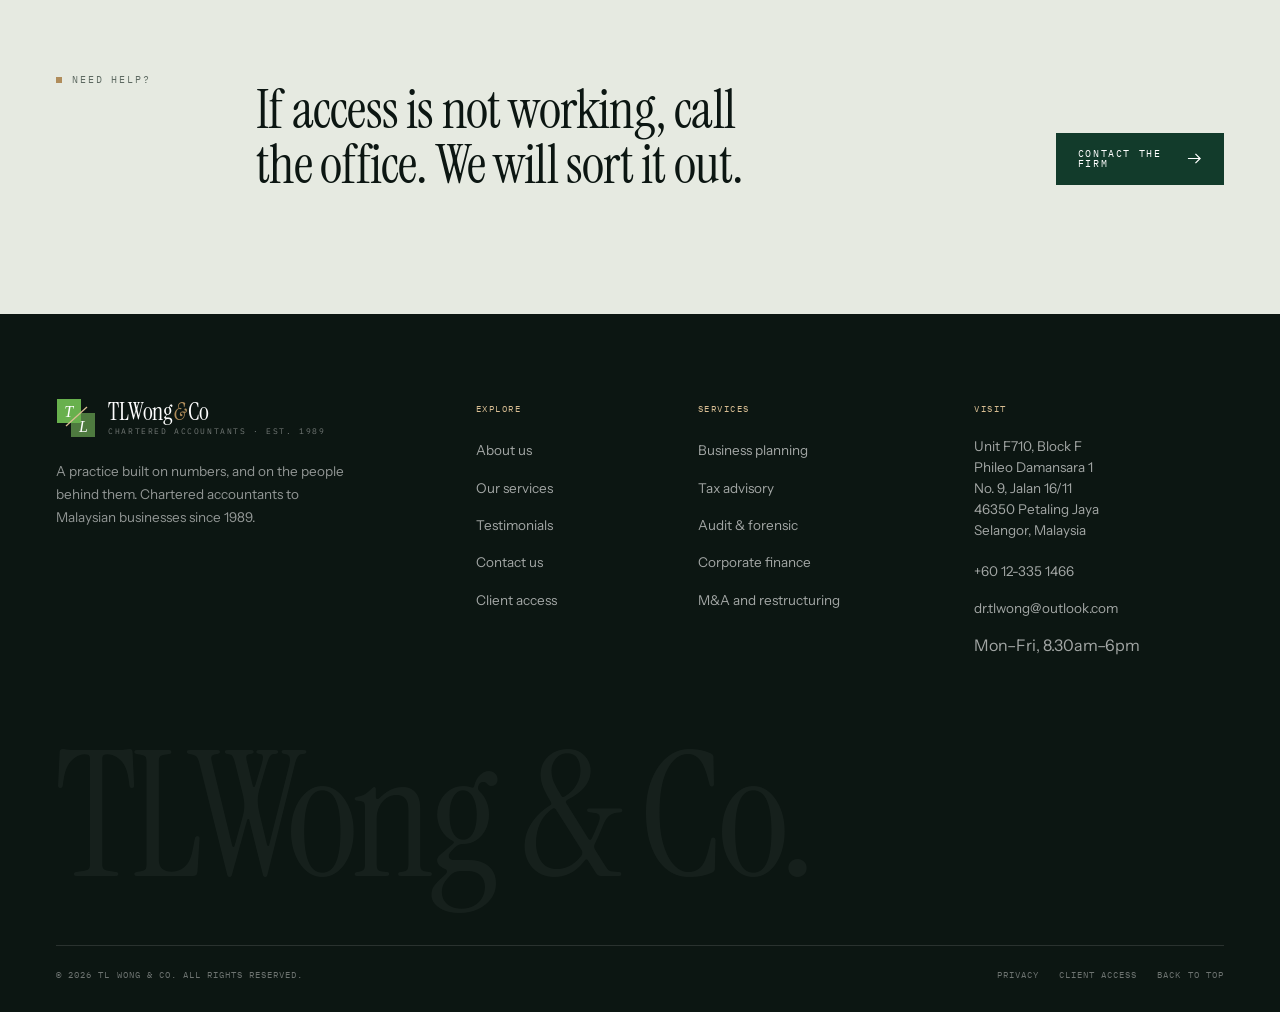
<file: client-access.html>
<!doctype html>
<html lang="en">
<head>
  <meta charset="utf-8">
  <meta name="viewport" content="width=device-width, initial-scale=1">
  <title>Client access | TL Wong &amp; Co.</title>
  <meta name="description" content="Secure access for TL Wong &amp; Co. clients — file share guidance and the client portal.">
  <meta name="theme-color" content="#123b2b">
  <link rel="icon" href="assets/img/favicon.svg" type="image/svg+xml">
  <link rel="preconnect" href="https://fonts.googleapis.com">
  <link rel="preconnect" href="https://fonts.gstatic.com" crossorigin>
  <link href="https://fonts.googleapis.com/css2?family=IBM+Plex+Mono:wght@400;500&family=Instrument+Sans:ital,wght@0,400;0,500;0,600;1,400&family=Instrument+Serif:ital@0;1&display=swap" rel="stylesheet">
  <link rel="stylesheet" href="assets/css/style.css">
  <script>document.documentElement.classList.add('js');</script>
</head>
<body id="top" data-page="client">
  <a class="skip-link" href="#main">Skip to content</a>

  <div class="utility">
    <div class="container utility__inner">
      <p class="utility__place">Petaling Jaya, Selangor · Malaysia</p>
      <div class="utility__links">
        <a class="utility__phone" href="tel:+60123351466">+60 12-335 1466</a>
        <span class="utility__sep" aria-hidden="true"></span>
        <a href="mailto:dr.tlwong@outlook.com">dr.tlwong@outlook.com</a>
        <span class="utility__sep" aria-hidden="true"></span>
        <a href="client-access.html">Client access</a>
      </div>
    </div>
  </div>

  <header class="site-header">
    <div class="container header__inner">
      <a class="brand" href="index.html" aria-label="TL Wong &amp; Co. — home">
        <svg class="brand__mark" viewBox="0 0 40 40" aria-hidden="true">
          <rect x="15" y="15" width="24" height="24" fill="#4e7a3f"/>
          <rect x="1" y="1" width="24" height="24" fill="#68b04d"/>
          <path d="M10 28 31 9" stroke="#d9be93" stroke-width="1.3"/>
          <text x="12.6" y="19.4" font-family="Georgia,serif" font-size="16" font-style="italic" fill="#fff" text-anchor="middle">T</text>
          <text x="27.4" y="34.2" font-family="Georgia,serif" font-size="16" font-style="italic" fill="#fff" text-anchor="middle">L</text>
        </svg>
        <span class="brand__text">
          <span class="brand__name">TLWong<em>&amp;</em>Co</span>
          <span class="brand__sub">Chartered Accountants · Est. 1989</span>
        </span>
      </a>

      <nav class="nav" aria-label="Primary">
        <a href="about.html" data-nav="about">About us</a>
        <a href="services.html" data-nav="services">Our services</a>
        <a href="index.html#testimonials" data-nav="testimonials">Testimonials</a>
        <a href="contact.html" data-nav="contact">Contact us</a>
        <a href="client-access.html" data-nav="client">Client access</a>
      </nav>

      <a class="btn btn--dark header__cta" href="contact.html">Let's talk
        <svg viewBox="0 0 16 16" fill="none" aria-hidden="true"><path d="M1 8h13M9 3l5 5-5 5" stroke="currentColor" stroke-width="1.3"/></svg>
      </a>

      <button class="menu-toggle" type="button" aria-expanded="false" aria-controls="mobile-nav" aria-label="Open menu">
        <span></span><span></span><span></span>
      </button>
    </div>

    <div class="mobile-nav" id="mobile-nav">
      <a class="mobile-nav__link" href="about.html">About us</a>
      <a class="mobile-nav__link" href="services.html">Our services</a>
      <a class="mobile-nav__link" href="index.html#testimonials">Testimonials</a>
      <a class="mobile-nav__link" href="contact.html">Contact us</a>
      <a class="mobile-nav__link" href="client-access.html">Client access</a>
      <a class="btn btn--brass mobile-nav__cta" href="contact.html">Let's talk</a>
      <div class="mobile-nav__meta">
        <a href="tel:+60123351466">+60 12-335 1466</a>
        <a href="mailto:dr.tlwong@outlook.com">dr.tlwong@outlook.com</a>
      </div>
    </div>
  </header>

  <main id="main">
    <section class="page-hero page-hero--dark page-hero--image">
      <div class="page-hero__bg">
        <img src="assets/img/arch-modern.webp" alt="" width="1500" height="1000" loading="lazy">
      </div>
      <div class="container">
        <nav class="page-hero__crumb" aria-label="Breadcrumb">
          <a href="index.html">Home</a><span aria-hidden="true">/</span><span>Client access</span>
        </nav>
        <h1>Client access.</h1>
        <p class="page-hero__lede">A single place to share documents with the team and to sign in to the firm's client portal. If you are unsure which route applies, call the office and we will point you to the right one.</p>
      </div>
    </section>

    <section class="section">
      <div class="container">
        <div class="client-grid">
          <article class="client-card client-card--dark reveal">
            <div class="client-card__icon">
              <svg viewBox="0 0 32 32" fill="none" aria-hidden="true">
                <path d="M3 9.5A2.5 2.5 0 0 1 5.5 7h6l2.5 3h12A2.5 2.5 0 0 1 28.5 12v11a2.5 2.5 0 0 1-2.5 2.5h-20A2.5 2.5 0 0 1 3 23V9.5Z" stroke="currentColor" stroke-width="1.2"/>
                <path d="M3 13h25" stroke="currentColor" stroke-width="1.2"/>
              </svg>
            </div>
            <h2>File share</h2>
            <p>Send working papers, records and supporting documents to the team through an agreed, traceable channel. Start by emailing the office with a short description of what you need to share, and we will confirm the appropriate method before anything sensitive is sent.</p>
            <a class="btn btn--brass" href="mailto:dr.tlwong@outlook.com?subject=File%20share%20request">Request file share
              <svg viewBox="0 0 16 16" fill="none" aria-hidden="true"><path d="M1 8h13M9 3l5 5-5 5" stroke="currentColor" stroke-width="1.3"/></svg>
            </a>
          </article>

          <article class="client-card reveal" style="--delay:100ms">
            <div class="client-card__icon">
              <svg viewBox="0 0 32 32" fill="none" aria-hidden="true">
                <circle cx="16" cy="11" r="5" stroke="currentColor" stroke-width="1.2"/>
                <path d="M6 27c1.4-5.2 5.2-8 10-8s8.6 2.8 10 8" stroke="currentColor" stroke-width="1.2"/>
              </svg>
            </div>
            <h2>Client portal</h2>
            <p>Existing clients can sign in to the firm's members area to view documents and correspondence shared with them. The portal opens in a new tab and is hosted on the firm's existing platform.</p>
            <a class="btn btn--dark" href="https://www.tlwongco.com/members" target="_blank" rel="noopener">Sign in to the portal
              <svg viewBox="0 0 16 16" fill="none" aria-hidden="true"><path d="M5 11 11 5M6 5h5v5" stroke="currentColor" stroke-width="1.2"/></svg>
            </a>
          </article>
        </div>

        <div class="access-steps">
          <div class="access-step reveal">
            <span>01</span>
            <h3>Get in touch</h3>
            <p>Email or call the office with the name of the engagement and the person you usually deal with.</p>
          </div>
          <div class="access-step reveal" style="--delay:80ms">
            <span>02</span>
            <h3>Confirm the channel</h3>
            <p>We will confirm the right route for the documents and, where needed, verify your details before access is given.</p>
          </div>
          <div class="access-step reveal" style="--delay:160ms">
            <span>03</span>
            <h3>Share securely</h3>
            <p>Use the agreed channel for the exchange. Please do not send sensitive documents to a general email address.</p>
          </div>
        </div>

        <div class="security-note reveal">
          <svg viewBox="0 0 24 24" fill="none" aria-hidden="true"><rect x="4" y="10" width="16" height="11" rx="1.5" stroke="currentColor" stroke-width="1.3"/><path d="M8 10V7a4 4 0 0 1 8 0v3" stroke="currentColor" stroke-width="1.3"/></svg>
          <p><strong>A note on security.</strong> Email is not a secure channel for sensitive documents. We will agree the appropriate method with you before anything confidential is exchanged, and we will never ask for your portal password by email.</p>
        </div>
      </div>
    </section>

    <section class="section section--sage">
      <div class="container">
        <div class="section-head">
          <p class="section-label reveal">Need help?</p>
          <h2 class="display reveal" style="--delay:80ms">If access is not working, call the office. We will sort it out.</h2>
          <div class="section-head__aside reveal" style="--delay:160ms">
            <a class="btn btn--dark" href="contact.html">Contact the firm
              <svg viewBox="0 0 16 16" fill="none" aria-hidden="true"><path d="M1 8h13M9 3l5 5-5 5" stroke="currentColor" stroke-width="1.3"/></svg>
            </a>
          </div>
        </div>
      </div>
    </section>
  </main>

  <footer class="footer">
    <div class="container">
      <div class="footer__grid">
        <div class="footer__brand">
          <a class="brand" href="index.html" aria-label="TL Wong &amp; Co. — home">
            <svg class="brand__mark" viewBox="0 0 40 40" aria-hidden="true">
              <rect x="15" y="15" width="24" height="24" fill="#4e7a3f"/>
              <rect x="1" y="1" width="24" height="24" fill="#68b04d"/>
              <path d="M10 28 31 9" stroke="#d9be93" stroke-width="1.3"/>
              <text x="12.6" y="19.4" font-family="Georgia,serif" font-size="16" font-style="italic" fill="#fff" text-anchor="middle">T</text>
              <text x="27.4" y="34.2" font-family="Georgia,serif" font-size="16" font-style="italic" fill="#fff" text-anchor="middle">L</text>
            </svg>
            <span class="brand__text">
              <span class="brand__name">TLWong<em>&amp;</em>Co</span>
              <span class="brand__sub">Chartered Accountants · Est. 1989</span>
            </span>
          </a>
          <p>A practice built on numbers, and on the people behind them. Chartered accountants to Malaysian businesses since 1989.</p>
        </div>

        <div class="footer__col">
          <h3>Explore</h3>
          <ul>
            <li><a href="about.html">About us</a></li>
            <li><a href="services.html">Our services</a></li>
            <li><a href="index.html#testimonials">Testimonials</a></li>
            <li><a href="contact.html">Contact us</a></li>
            <li><a href="client-access.html">Client access</a></li>
          </ul>
        </div>

        <div class="footer__col">
          <h3>Services</h3>
          <ul>
            <li><a href="services.html#business-plan">Business planning</a></li>
            <li><a href="services.html#tax">Tax advisory</a></li>
            <li><a href="services.html#audit">Audit &amp; forensic</a></li>
            <li><a href="services.html#corporate-finance">Corporate finance</a></li>
            <li><a href="services.html#mergers">M&amp;A and restructuring</a></li>
          </ul>
        </div>

        <div class="footer__col">
          <h3>Visit</h3>
          <address>
            Unit F710, Block F<br>
            Phileo Damansara 1<br>
            No. 9, Jalan 16/11<br>
            46350 Petaling Jaya<br>
            Selangor, Malaysia
          </address>
          <ul style="margin-top:16px">
            <li><a href="tel:+60123351466">+60 12-335 1466</a></li>
            <li><a href="mailto:dr.tlwong@outlook.com">dr.tlwong@outlook.com</a></li>
            <li>Mon–Fri, 8.30am–6pm</li>
          </ul>
        </div>
      </div>

      <div class="footer__watermark" aria-hidden="true">TLWong &amp; Co.</div>

      <div class="footer__bottom">
        <span>© <span data-year>2026</span> TL Wong &amp; Co. All rights reserved.</span>
        <div class="footer__bottom-links">
          <a href="privacy.html">Privacy</a>
          <a href="client-access.html">Client access</a>
          <a href="#top">Back to top</a>
        </div>
      </div>
    </div>
  </footer>

  <script src="assets/js/main.js" defer></script>
</body>
</html>
</file>
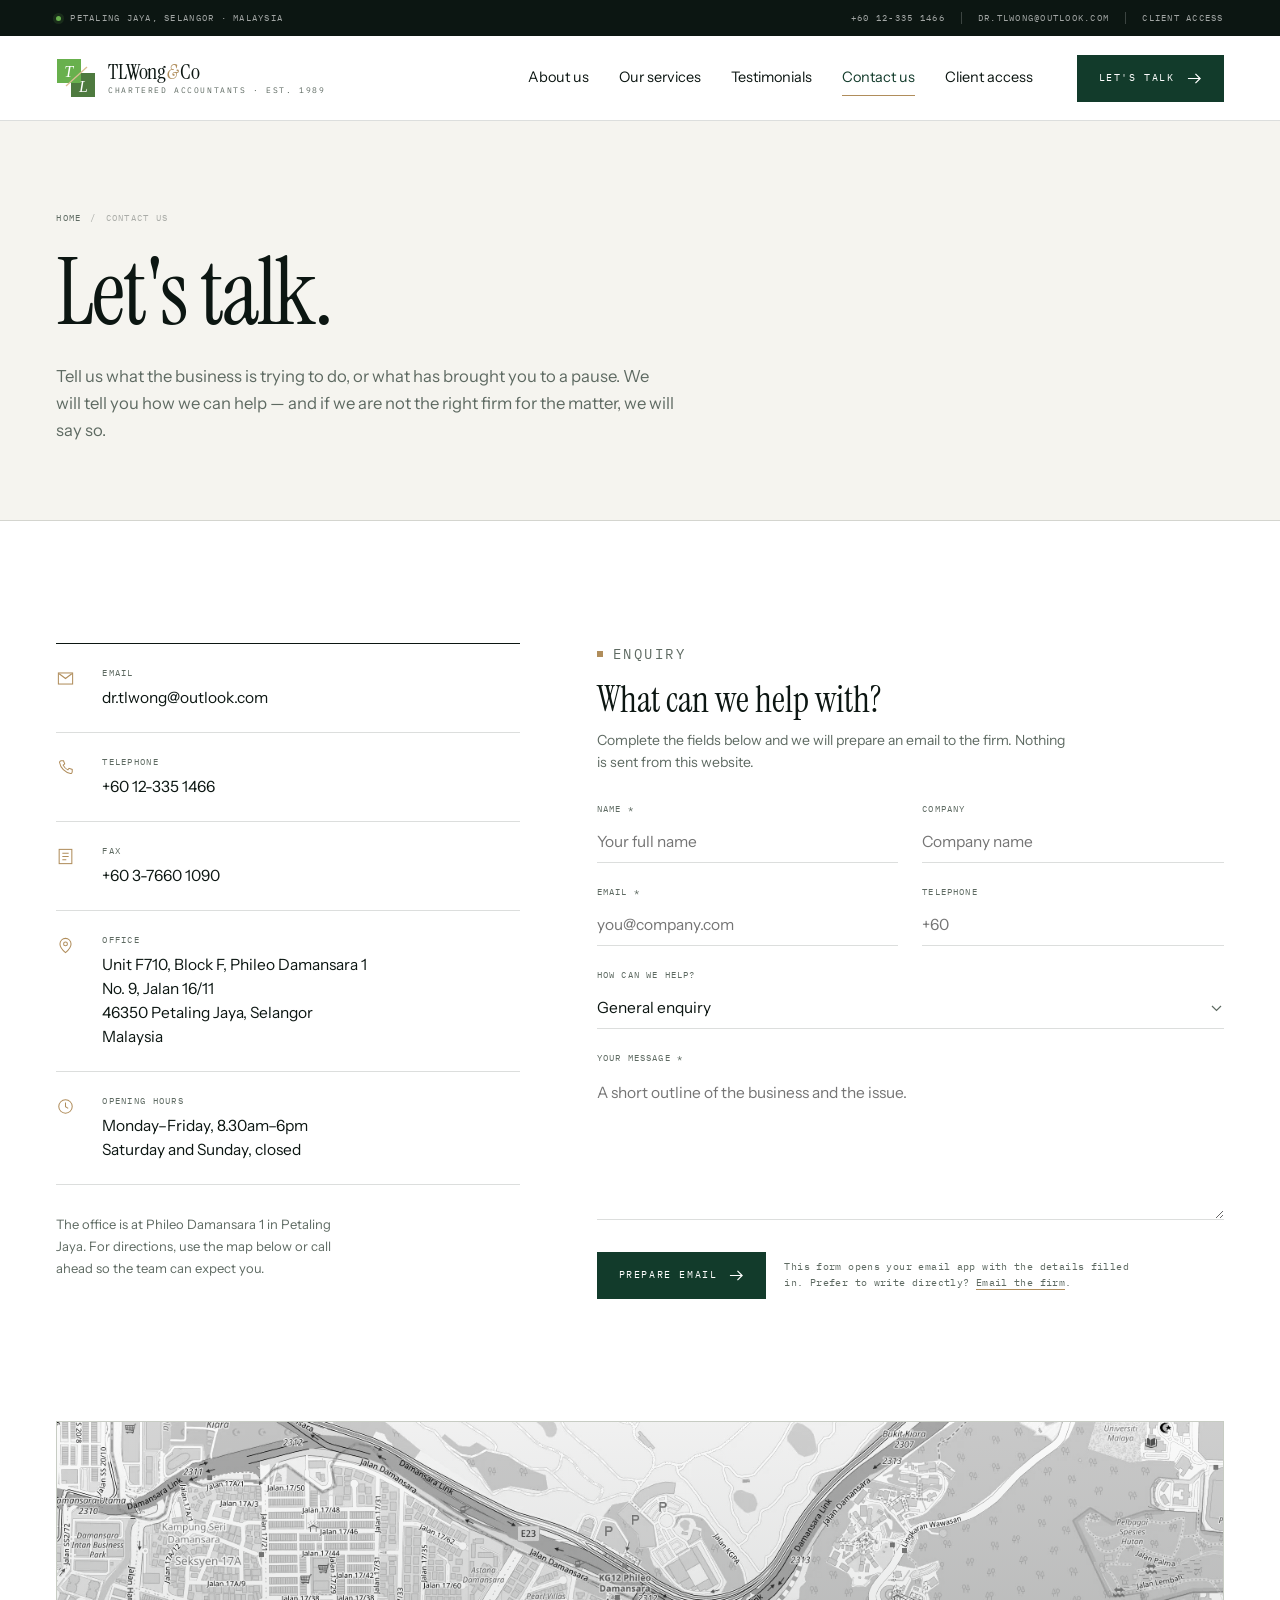
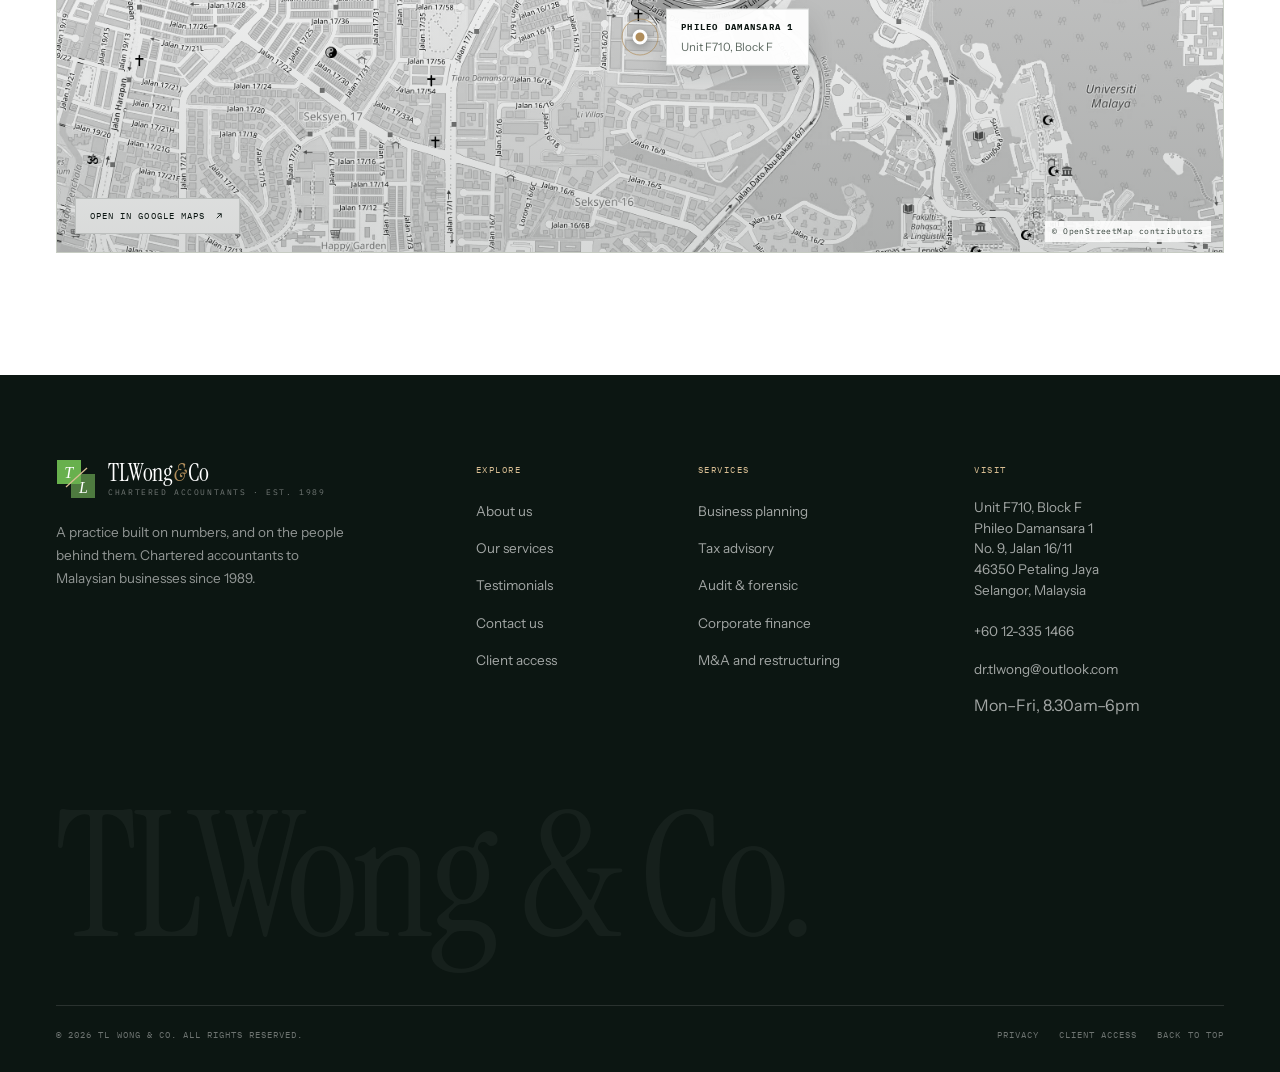
<file: contact.html>
<!doctype html>
<html lang="en">
<head>
  <meta charset="utf-8">
  <meta name="viewport" content="width=device-width, initial-scale=1">
  <title>Contact us | TL Wong &amp; Co.</title>
  <meta name="description" content="Contact TL Wong &amp; Co. in Petaling Jaya, Selangor. Telephone +60 12-335 1466, email dr.tlwong@outlook.com.">
  <meta name="theme-color" content="#123b2b">
  <link rel="icon" href="assets/img/favicon.svg" type="image/svg+xml">
  <link rel="preconnect" href="https://fonts.googleapis.com">
  <link rel="preconnect" href="https://fonts.gstatic.com" crossorigin>
  <link href="https://fonts.googleapis.com/css2?family=IBM+Plex+Mono:wght@400;500&family=Instrument+Sans:ital,wght@0,400;0,500;0,600;1,400&family=Instrument+Serif:ital@0;1&display=swap" rel="stylesheet">
  <link rel="stylesheet" href="assets/css/style.css">
  <script>document.documentElement.classList.add('js');</script>
</head>
<body id="top" data-page="contact">
  <a class="skip-link" href="#main">Skip to content</a>

  <div class="utility">
    <div class="container utility__inner">
      <p class="utility__place">Petaling Jaya, Selangor · Malaysia</p>
      <div class="utility__links">
        <a class="utility__phone" href="tel:+60123351466">+60 12-335 1466</a>
        <span class="utility__sep" aria-hidden="true"></span>
        <a href="mailto:dr.tlwong@outlook.com">dr.tlwong@outlook.com</a>
        <span class="utility__sep" aria-hidden="true"></span>
        <a href="client-access.html">Client access</a>
      </div>
    </div>
  </div>

  <header class="site-header">
    <div class="container header__inner">
      <a class="brand" href="index.html" aria-label="TL Wong &amp; Co. — home">
        <svg class="brand__mark" viewBox="0 0 40 40" aria-hidden="true">
          <rect x="15" y="15" width="24" height="24" fill="#4e7a3f"/>
          <rect x="1" y="1" width="24" height="24" fill="#68b04d"/>
          <path d="M10 28 31 9" stroke="#d9be93" stroke-width="1.3"/>
          <text x="12.6" y="19.4" font-family="Georgia,serif" font-size="16" font-style="italic" fill="#fff" text-anchor="middle">T</text>
          <text x="27.4" y="34.2" font-family="Georgia,serif" font-size="16" font-style="italic" fill="#fff" text-anchor="middle">L</text>
        </svg>
        <span class="brand__text">
          <span class="brand__name">TLWong<em>&amp;</em>Co</span>
          <span class="brand__sub">Chartered Accountants · Est. 1989</span>
        </span>
      </a>

      <nav class="nav" aria-label="Primary">
        <a href="about.html" data-nav="about">About us</a>
        <a href="services.html" data-nav="services">Our services</a>
        <a href="index.html#testimonials" data-nav="testimonials">Testimonials</a>
        <a href="contact.html" data-nav="contact">Contact us</a>
        <a href="client-access.html" data-nav="client">Client access</a>
      </nav>

      <a class="btn btn--dark header__cta" href="contact.html">Let's talk
        <svg viewBox="0 0 16 16" fill="none" aria-hidden="true"><path d="M1 8h13M9 3l5 5-5 5" stroke="currentColor" stroke-width="1.3"/></svg>
      </a>

      <button class="menu-toggle" type="button" aria-expanded="false" aria-controls="mobile-nav" aria-label="Open menu">
        <span></span><span></span><span></span>
      </button>
    </div>

    <div class="mobile-nav" id="mobile-nav">
      <a class="mobile-nav__link" href="about.html">About us</a>
      <a class="mobile-nav__link" href="services.html">Our services</a>
      <a class="mobile-nav__link" href="index.html#testimonials">Testimonials</a>
      <a class="mobile-nav__link" href="contact.html">Contact us</a>
      <a class="mobile-nav__link" href="client-access.html">Client access</a>
      <a class="btn btn--brass mobile-nav__cta" href="contact.html">Let's talk</a>
      <div class="mobile-nav__meta">
        <a href="tel:+60123351466">+60 12-335 1466</a>
        <a href="mailto:dr.tlwong@outlook.com">dr.tlwong@outlook.com</a>
      </div>
    </div>
  </header>

  <main id="main">
    <section class="page-hero">
      <div class="container">
        <nav class="page-hero__crumb" aria-label="Breadcrumb">
          <a href="index.html">Home</a><span aria-hidden="true">/</span><span>Contact us</span>
        </nav>
        <h1>Let's talk.</h1>
        <p class="page-hero__lede">Tell us what the business is trying to do, or what has brought you to a pause. We will tell you how we can help — and if we are not the right firm for the matter, we will say so.</p>
      </div>
    </section>

    <section class="section">
      <div class="container">
        <div class="contact-grid">
          <div class="reveal">
            <div class="contact-list">
              <div class="contact-item">
                <span class="contact-item__icon">
                  <svg viewBox="0 0 24 24" fill="none" aria-hidden="true"><rect x="3" y="5" width="18" height="14" stroke="currentColor" stroke-width="1.3"/><path d="m4 6 8 6 8-6" stroke="currentColor" stroke-width="1.3"/></svg>
                </span>
                <div>
                  <span class="contact-item__label">Email</span>
                  <div class="contact-item__value"><a href="mailto:dr.tlwong@outlook.com">dr.tlwong@outlook.com</a></div>
                </div>
              </div>

              <div class="contact-item">
                <span class="contact-item__icon">
                  <svg viewBox="0 0 24 24" fill="none" aria-hidden="true"><path d="M6.5 3.5h3l1.5 4-2 1.5a13 13 0 0 0 6 6l1.5-2 4 1.5v3a2 2 0 0 1-2.2 2A17 17 0 0 1 4.5 5.7a2 2 0 0 1 2-2.2Z" stroke="currentColor" stroke-width="1.3"/></svg>
                </span>
                <div>
                  <span class="contact-item__label">Telephone</span>
                  <div class="contact-item__value"><a href="tel:+60123351466">+60 12-335 1466</a></div>
                </div>
              </div>

              <div class="contact-item">
                <span class="contact-item__icon">
                  <svg viewBox="0 0 24 24" fill="none" aria-hidden="true"><rect x="4" y="3" width="16" height="18" stroke="currentColor" stroke-width="1.3"/><path d="M8 8h8M8 12h8M8 16h5" stroke="currentColor" stroke-width="1.3"/></svg>
                </span>
                <div>
                  <span class="contact-item__label">Fax</span>
                  <div class="contact-item__value">+60 3-7660 1090</div>
                </div>
              </div>

              <div class="contact-item">
                <span class="contact-item__icon">
                  <svg viewBox="0 0 24 24" fill="none" aria-hidden="true"><path d="M12 21s7-6.1 7-11a7 7 0 1 0-14 0c0 4.9 7 11 7 11Z" stroke="currentColor" stroke-width="1.3"/><circle cx="12" cy="10" r="2.4" stroke="currentColor" stroke-width="1.3"/></svg>
                </span>
                <div>
                  <span class="contact-item__label">Office</span>
                  <div class="contact-item__value">
                    Unit F710, Block F, Phileo Damansara 1<br>
                    No. 9, Jalan 16/11<br>
                    46350 Petaling Jaya, Selangor<br>
                    Malaysia
                  </div>
                </div>
              </div>

              <div class="contact-item">
                <span class="contact-item__icon">
                  <svg viewBox="0 0 24 24" fill="none" aria-hidden="true"><circle cx="12" cy="12" r="8.5" stroke="currentColor" stroke-width="1.3"/><path d="M12 7v5.4l3.4 2" stroke="currentColor" stroke-width="1.3"/></svg>
                </span>
                <div>
                  <span class="contact-item__label">Opening hours</span>
                  <div class="contact-item__value">Monday–Friday, 8.30am–6pm<br>Saturday and Sunday, closed</div>
                </div>
              </div>
            </div>

            <p class="contact-note">The office is at Phileo Damansara 1 in Petaling Jaya. For directions, use the map below or call ahead so the team can expect you.</p>
          </div>

          <div class="reveal" style="--delay:100ms">
            <div class="form-head">
              <p class="section-label" style="margin-bottom:16px">Enquiry</p>
              <h2>What can we help with?</h2>
              <p>Complete the fields below and we will prepare an email to the firm. Nothing is sent from this website.</p>
            </div>

            <form class="form-grid" id="enquiry-form" method="post" action="mailto:dr.tlwong@outlook.com" enctype="text/plain" novalidate>
              <div class="field">
                <label for="name">Name *</label>
                <input id="name" name="name" type="text" autocomplete="name" required placeholder="Your full name">
              </div>
              <div class="field">
                <label for="company">Company</label>
                <input id="company" name="company" type="text" autocomplete="organization" placeholder="Company name">
              </div>
              <div class="field">
                <label for="email">Email *</label>
                <input id="email" name="email" type="email" autocomplete="email" required placeholder="you@company.com">
              </div>
              <div class="field">
                <label for="phone">Telephone</label>
                <input id="phone" name="phone" type="tel" autocomplete="tel" placeholder="+60">
              </div>
              <div class="field field--full">
                <label for="service">How can we help?</label>
                <select id="service" name="service">
                  <option value="">General enquiry</option>
                  <option>Building a business plan</option>
                  <option>Taxation advisory or investigation</option>
                  <option>Audit or forensic investigation</option>
                  <option>Corporate finance or funding</option>
                  <option>Merger, acquisition or restructuring</option>
                  <option>Client access / file share</option>
                </select>
              </div>
              <div class="field field--full">
                <label for="message">Your message *</label>
                <textarea id="message" name="message" required placeholder="A short outline of the business and the issue."></textarea>
              </div>
              <div class="form-actions">
                <button class="btn btn--dark" type="submit">Prepare email
                  <svg viewBox="0 0 16 16" fill="none" aria-hidden="true"><path d="M1 8h13M9 3l5 5-5 5" stroke="currentColor" stroke-width="1.3"/></svg>
                </button>
                <p class="form-note">This form opens your email app with the details filled in. Prefer to write directly? <a href="mailto:dr.tlwong@outlook.com" style="border-bottom:1px solid var(--brass)">Email the firm</a>.</p>
              </div>
              <p class="form-status" id="form-status" aria-live="polite"></p>
              <noscript><p class="form-note" style="grid-column:1/-1">JavaScript is off. Please email <a href="mailto:dr.tlwong@outlook.com">dr.tlwong@outlook.com</a> or call +60 12-335 1466.</p></noscript>
            </form>
          </div>
        </div>

        <div class="map-wrap reveal">
          <img class="map-img" src="assets/img/contact-map.webp" alt="Map of Phileo Damansara 1 and the surrounding Section 16 area of Petaling Jaya" width="1600" height="532" loading="lazy">
          <span class="map-pin" aria-hidden="true"></span>
          <span class="map-label"><strong>Phileo Damansara 1</strong><span>Unit F710, Block F</span></span>
          <a class="map-link" href="https://www.google.com/maps/search/?api=1&query=Phileo+Damansara+1+Jalan+16%2F11+Petaling+Jaya" target="_blank" rel="noopener">Open in Google Maps
            <svg viewBox="0 0 16 16" fill="none" width="12" height="12" aria-hidden="true"><path d="M5 11 11 5M6 5h5v5" stroke="currentColor" stroke-width="1.2"/></svg>
          </a>
          <a class="map-credit" href="https://www.openstreetmap.org/copyright" target="_blank" rel="noopener">© OpenStreetMap contributors</a>
        </div>
      </div>
    </section>
  </main>

  <footer class="footer">
    <div class="container">
      <div class="footer__grid">
        <div class="footer__brand">
          <a class="brand" href="index.html" aria-label="TL Wong &amp; Co. — home">
            <svg class="brand__mark" viewBox="0 0 40 40" aria-hidden="true">
              <rect x="15" y="15" width="24" height="24" fill="#4e7a3f"/>
              <rect x="1" y="1" width="24" height="24" fill="#68b04d"/>
              <path d="M10 28 31 9" stroke="#d9be93" stroke-width="1.3"/>
              <text x="12.6" y="19.4" font-family="Georgia,serif" font-size="16" font-style="italic" fill="#fff" text-anchor="middle">T</text>
              <text x="27.4" y="34.2" font-family="Georgia,serif" font-size="16" font-style="italic" fill="#fff" text-anchor="middle">L</text>
            </svg>
            <span class="brand__text">
              <span class="brand__name">TLWong<em>&amp;</em>Co</span>
              <span class="brand__sub">Chartered Accountants · Est. 1989</span>
            </span>
          </a>
          <p>A practice built on numbers, and on the people behind them. Chartered accountants to Malaysian businesses since 1989.</p>
        </div>

        <div class="footer__col">
          <h3>Explore</h3>
          <ul>
            <li><a href="about.html">About us</a></li>
            <li><a href="services.html">Our services</a></li>
            <li><a href="index.html#testimonials">Testimonials</a></li>
            <li><a href="contact.html">Contact us</a></li>
            <li><a href="client-access.html">Client access</a></li>
          </ul>
        </div>

        <div class="footer__col">
          <h3>Services</h3>
          <ul>
            <li><a href="services.html#business-plan">Business planning</a></li>
            <li><a href="services.html#tax">Tax advisory</a></li>
            <li><a href="services.html#audit">Audit &amp; forensic</a></li>
            <li><a href="services.html#corporate-finance">Corporate finance</a></li>
            <li><a href="services.html#mergers">M&amp;A and restructuring</a></li>
          </ul>
        </div>

        <div class="footer__col">
          <h3>Visit</h3>
          <address>
            Unit F710, Block F<br>
            Phileo Damansara 1<br>
            No. 9, Jalan 16/11<br>
            46350 Petaling Jaya<br>
            Selangor, Malaysia
          </address>
          <ul style="margin-top:16px">
            <li><a href="tel:+60123351466">+60 12-335 1466</a></li>
            <li><a href="mailto:dr.tlwong@outlook.com">dr.tlwong@outlook.com</a></li>
            <li>Mon–Fri, 8.30am–6pm</li>
          </ul>
        </div>
      </div>

      <div class="footer__watermark" aria-hidden="true">TLWong &amp; Co.</div>

      <div class="footer__bottom">
        <span>© <span data-year>2026</span> TL Wong &amp; Co. All rights reserved.</span>
        <div class="footer__bottom-links">
          <a href="privacy.html">Privacy</a>
          <a href="client-access.html">Client access</a>
          <a href="#top">Back to top</a>
        </div>
      </div>
    </div>
  </footer>

  <script src="assets/js/main.js" defer></script>
</body>
</html>
</file>
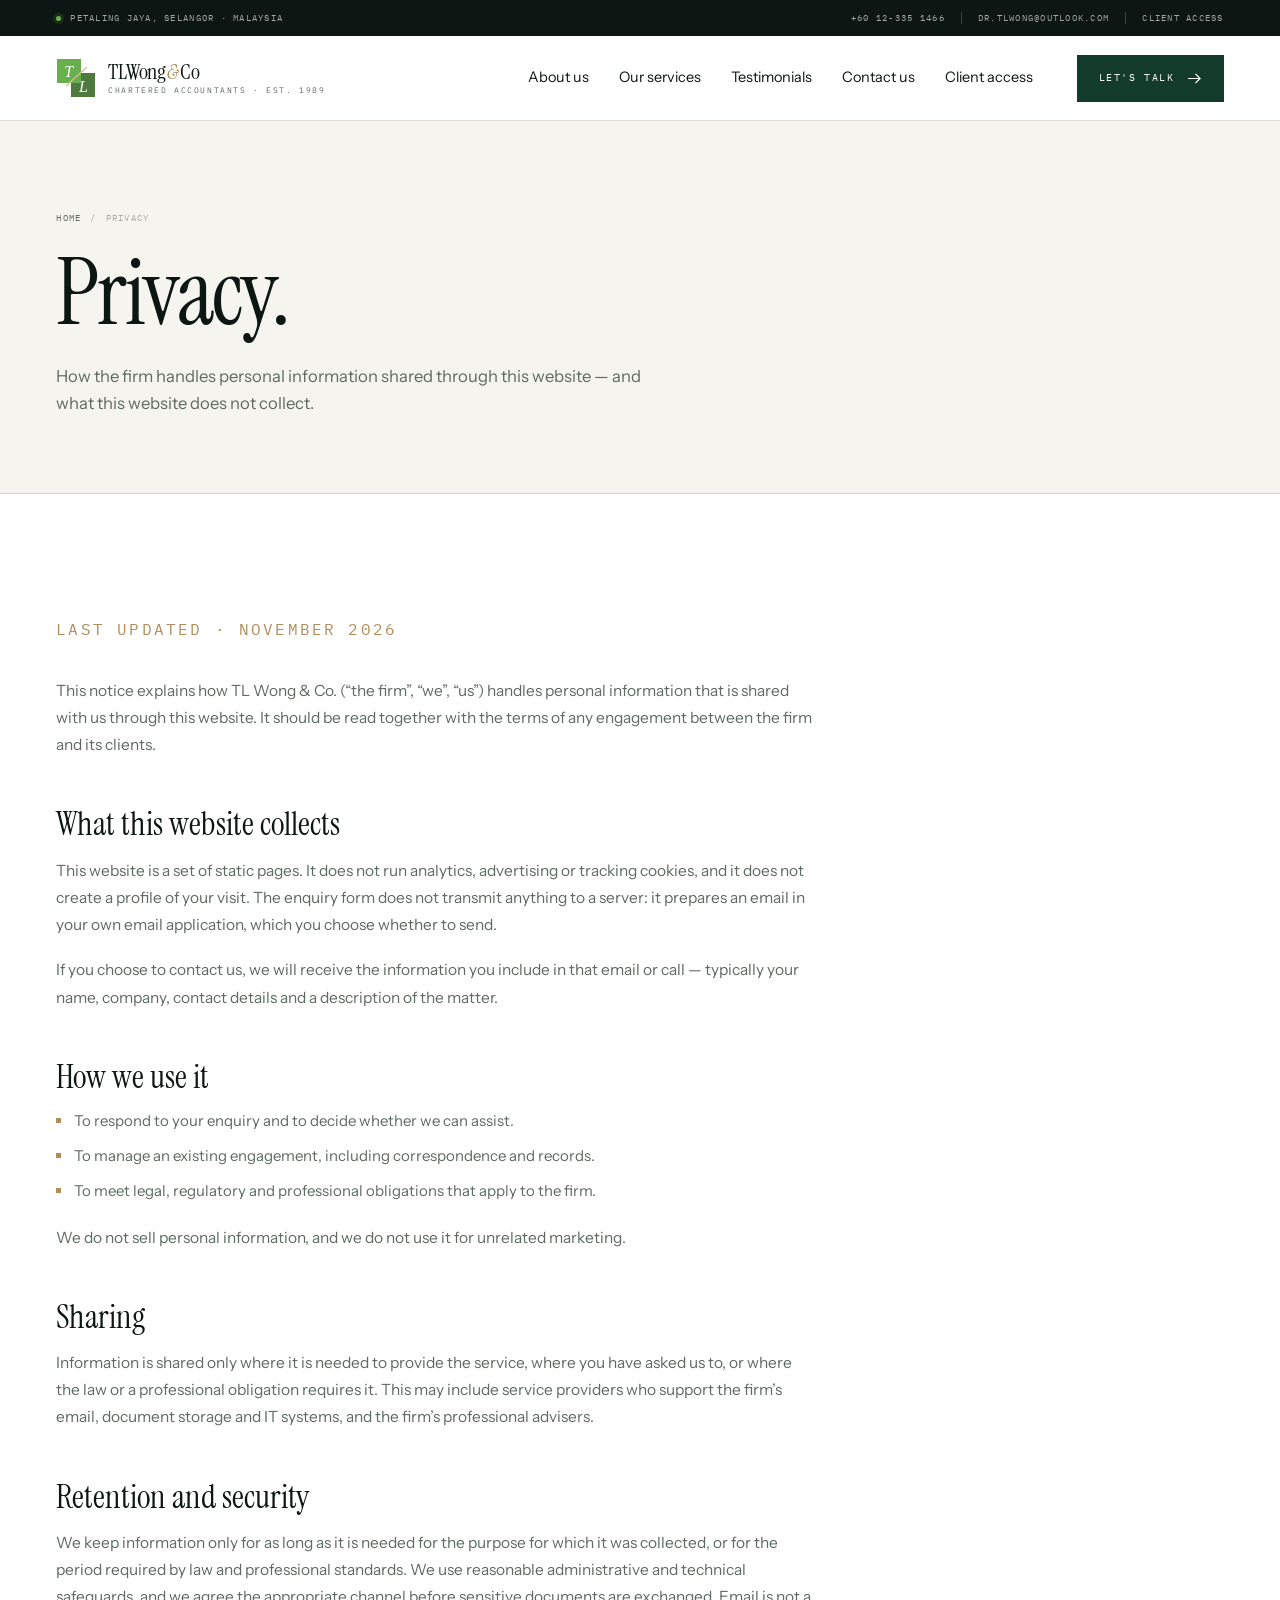
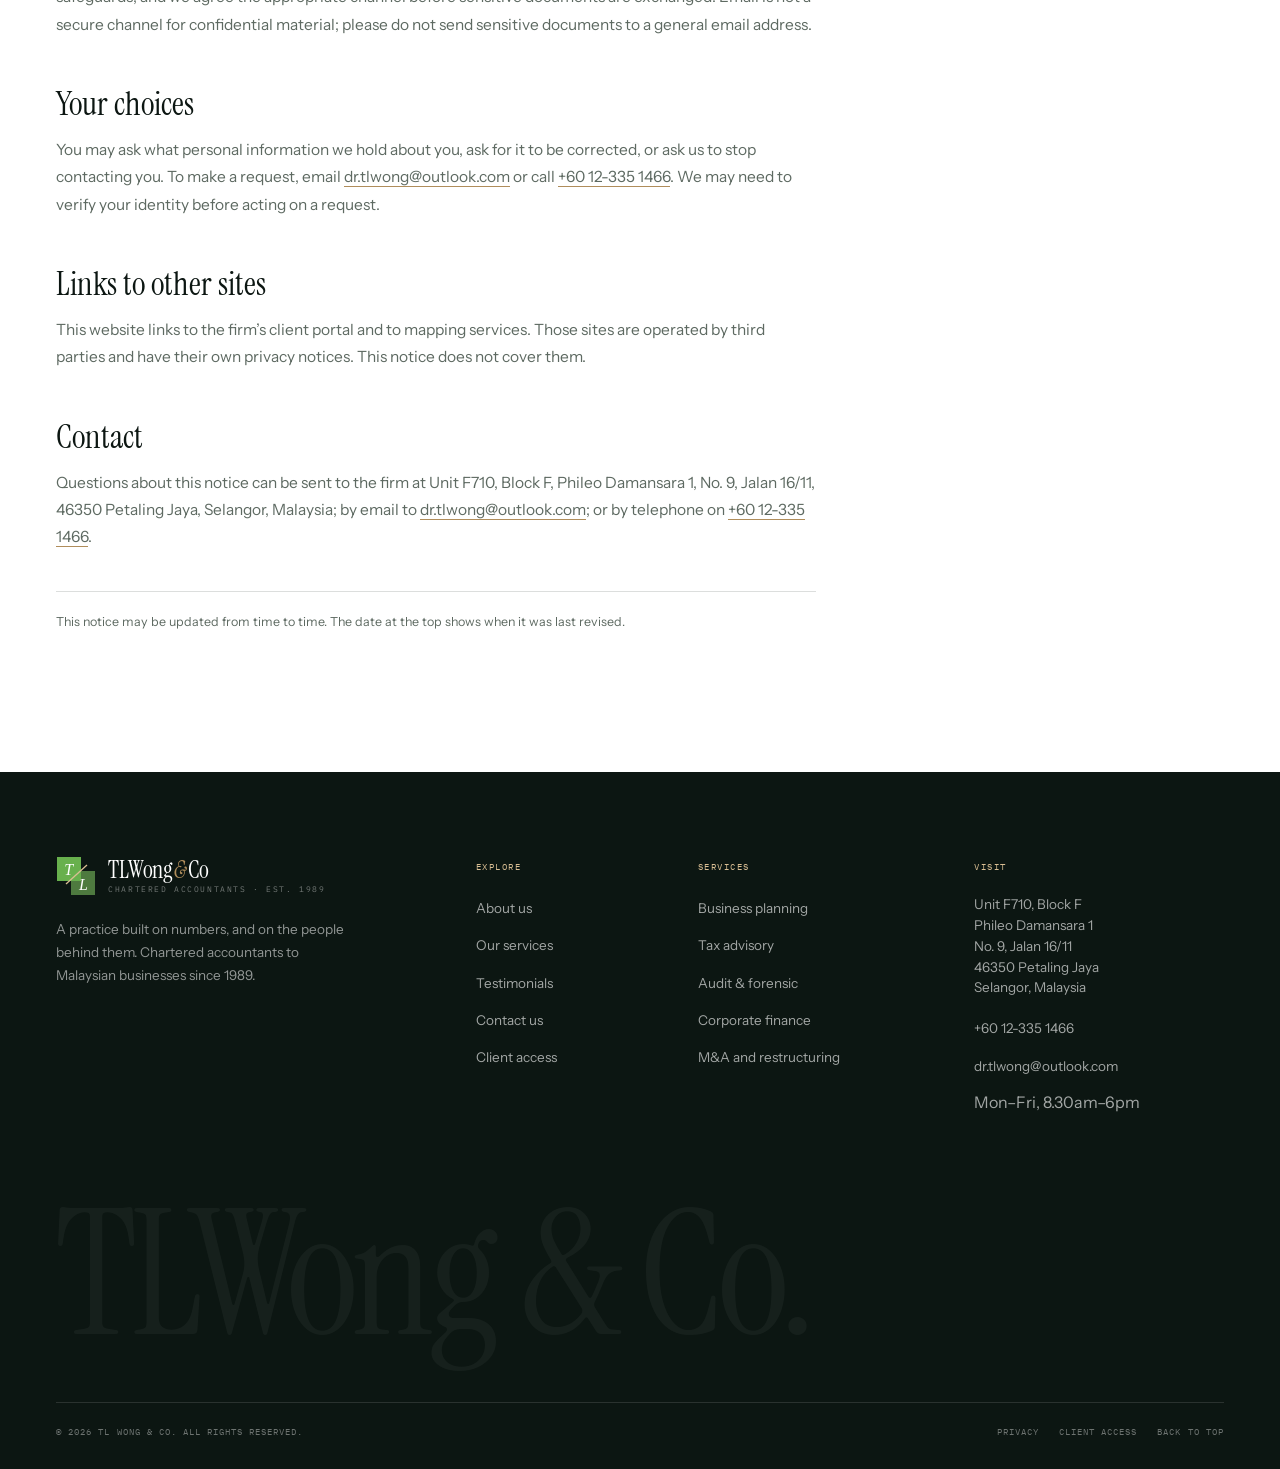
<file: privacy.html>
<!doctype html>
<html lang="en">
<head>
  <meta charset="utf-8">
  <meta name="viewport" content="width=device-width, initial-scale=1">
  <title>Privacy | TL Wong &amp; Co.</title>
  <meta name="description" content="How TL Wong &amp; Co. handles personal information shared through this website.">
  <meta name="theme-color" content="#123b2b">
  <link rel="icon" href="assets/img/favicon.svg" type="image/svg+xml">
  <link rel="preconnect" href="https://fonts.googleapis.com">
  <link rel="preconnect" href="https://fonts.gstatic.com" crossorigin>
  <link href="https://fonts.googleapis.com/css2?family=IBM+Plex+Mono:wght@400;500&family=Instrument+Sans:ital,wght@0,400;0,500;0,600;1,400&family=Instrument+Serif:ital@0;1&display=swap" rel="stylesheet">
  <link rel="stylesheet" href="assets/css/style.css">
  <script>document.documentElement.classList.add('js');</script>
</head>
<body id="top" data-page="privacy">
  <a class="skip-link" href="#main">Skip to content</a>

  <div class="utility">
    <div class="container utility__inner">
      <p class="utility__place">Petaling Jaya, Selangor · Malaysia</p>
      <div class="utility__links">
        <a class="utility__phone" href="tel:+60123351466">+60 12-335 1466</a>
        <span class="utility__sep" aria-hidden="true"></span>
        <a href="mailto:dr.tlwong@outlook.com">dr.tlwong@outlook.com</a>
        <span class="utility__sep" aria-hidden="true"></span>
        <a href="client-access.html">Client access</a>
      </div>
    </div>
  </div>

  <header class="site-header">
    <div class="container header__inner">
      <a class="brand" href="index.html" aria-label="TL Wong &amp; Co. — home">
        <svg class="brand__mark" viewBox="0 0 40 40" aria-hidden="true">
          <rect x="15" y="15" width="24" height="24" fill="#4e7a3f"/>
          <rect x="1" y="1" width="24" height="24" fill="#68b04d"/>
          <path d="M10 28 31 9" stroke="#d9be93" stroke-width="1.3"/>
          <text x="12.6" y="19.4" font-family="Georgia,serif" font-size="16" font-style="italic" fill="#fff" text-anchor="middle">T</text>
          <text x="27.4" y="34.2" font-family="Georgia,serif" font-size="16" font-style="italic" fill="#fff" text-anchor="middle">L</text>
        </svg>
        <span class="brand__text">
          <span class="brand__name">TLWong<em>&amp;</em>Co</span>
          <span class="brand__sub">Chartered Accountants · Est. 1989</span>
        </span>
      </a>

      <nav class="nav" aria-label="Primary">
        <a href="about.html" data-nav="about">About us</a>
        <a href="services.html" data-nav="services">Our services</a>
        <a href="index.html#testimonials" data-nav="testimonials">Testimonials</a>
        <a href="contact.html" data-nav="contact">Contact us</a>
        <a href="client-access.html" data-nav="client">Client access</a>
      </nav>

      <a class="btn btn--dark header__cta" href="contact.html">Let's talk
        <svg viewBox="0 0 16 16" fill="none" aria-hidden="true"><path d="M1 8h13M9 3l5 5-5 5" stroke="currentColor" stroke-width="1.3"/></svg>
      </a>

      <button class="menu-toggle" type="button" aria-expanded="false" aria-controls="mobile-nav" aria-label="Open menu">
        <span></span><span></span><span></span>
      </button>
    </div>

    <div class="mobile-nav" id="mobile-nav">
      <a class="mobile-nav__link" href="about.html">About us</a>
      <a class="mobile-nav__link" href="services.html">Our services</a>
      <a class="mobile-nav__link" href="index.html#testimonials">Testimonials</a>
      <a class="mobile-nav__link" href="contact.html">Contact us</a>
      <a class="mobile-nav__link" href="client-access.html">Client access</a>
      <a class="btn btn--brass mobile-nav__cta" href="contact.html">Let's talk</a>
      <div class="mobile-nav__meta">
        <a href="tel:+60123351466">+60 12-335 1466</a>
        <a href="mailto:dr.tlwong@outlook.com">dr.tlwong@outlook.com</a>
      </div>
    </div>
  </header>

  <main id="main">
    <section class="page-hero">
      <div class="container">
        <nav class="page-hero__crumb" aria-label="Breadcrumb">
          <a href="index.html">Home</a><span aria-hidden="true">/</span><span>Privacy</span>
        </nav>
        <h1>Privacy.</h1>
        <p class="page-hero__lede">How the firm handles personal information shared through this website — and what this website does not collect.</p>
      </div>
    </section>

    <section class="section">
      <div class="container">
        <div class="prose">
          <p class="prose__meta">Last updated · November 2026</p>

          <p>This notice explains how TL Wong &amp; Co. (“the firm”, “we”, “us”) handles personal information that is shared with us through this website. It should be read together with the terms of any engagement between the firm and its clients.</p>

          <h2>What this website collects</h2>
          <p>This website is a set of static pages. It does not run analytics, advertising or tracking cookies, and it does not create a profile of your visit. The enquiry form does not transmit anything to a server: it prepares an email in your own email application, which you choose whether to send.</p>
          <p>If you choose to contact us, we will receive the information you include in that email or call — typically your name, company, contact details and a description of the matter.</p>

          <h2>How we use it</h2>
          <ul>
            <li>To respond to your enquiry and to decide whether we can assist.</li>
            <li>To manage an existing engagement, including correspondence and records.</li>
            <li>To meet legal, regulatory and professional obligations that apply to the firm.</li>
          </ul>
          <p>We do not sell personal information, and we do not use it for unrelated marketing.</p>

          <h2>Sharing</h2>
          <p>Information is shared only where it is needed to provide the service, where you have asked us to, or where the law or a professional obligation requires it. This may include service providers who support the firm’s email, document storage and IT systems, and the firm’s professional advisers.</p>

          <h2>Retention and security</h2>
          <p>We keep information only for as long as it is needed for the purpose for which it was collected, or for the period required by law and professional standards. We use reasonable administrative and technical safeguards, and we agree the appropriate channel before sensitive documents are exchanged. Email is not a secure channel for confidential material; please do not send sensitive documents to a general email address.</p>

          <h2>Your choices</h2>
          <p>You may ask what personal information we hold about you, ask for it to be corrected, or ask us to stop contacting you. To make a request, email <a href="mailto:dr.tlwong@outlook.com">dr.tlwong@outlook.com</a> or call <a href="tel:+60123351466">+60 12-335 1466</a>. We may need to verify your identity before acting on a request.</p>

          <h2>Links to other sites</h2>
          <p>This website links to the firm’s client portal and to mapping services. Those sites are operated by third parties and have their own privacy notices. This notice does not cover them.</p>

          <h2>Contact</h2>
          <p>Questions about this notice can be sent to the firm at Unit F710, Block F, Phileo Damansara 1, No. 9, Jalan 16/11, 46350 Petaling Jaya, Selangor, Malaysia; by email to <a href="mailto:dr.tlwong@outlook.com">dr.tlwong@outlook.com</a>; or by telephone on <a href="tel:+60123351466">+60 12-335 1466</a>.</p>

          <p class="prose__note">This notice may be updated from time to time. The date at the top shows when it was last revised.</p>
        </div>
      </div>
    </section>
  </main>

  <footer class="footer">
    <div class="container">
      <div class="footer__grid">
        <div class="footer__brand">
          <a class="brand" href="index.html" aria-label="TL Wong &amp; Co. — home">
            <svg class="brand__mark" viewBox="0 0 40 40" aria-hidden="true">
              <rect x="15" y="15" width="24" height="24" fill="#4e7a3f"/>
              <rect x="1" y="1" width="24" height="24" fill="#68b04d"/>
              <path d="M10 28 31 9" stroke="#d9be93" stroke-width="1.3"/>
              <text x="12.6" y="19.4" font-family="Georgia,serif" font-size="16" font-style="italic" fill="#fff" text-anchor="middle">T</text>
              <text x="27.4" y="34.2" font-family="Georgia,serif" font-size="16" font-style="italic" fill="#fff" text-anchor="middle">L</text>
            </svg>
            <span class="brand__text">
              <span class="brand__name">TLWong<em>&amp;</em>Co</span>
              <span class="brand__sub">Chartered Accountants · Est. 1989</span>
            </span>
          </a>
          <p>A practice built on numbers, and on the people behind them. Chartered accountants to Malaysian businesses since 1989.</p>
        </div>

        <div class="footer__col">
          <h3>Explore</h3>
          <ul>
            <li><a href="about.html">About us</a></li>
            <li><a href="services.html">Our services</a></li>
            <li><a href="index.html#testimonials">Testimonials</a></li>
            <li><a href="contact.html">Contact us</a></li>
            <li><a href="client-access.html">Client access</a></li>
          </ul>
        </div>

        <div class="footer__col">
          <h3>Services</h3>
          <ul>
            <li><a href="services.html#business-plan">Business planning</a></li>
            <li><a href="services.html#tax">Tax advisory</a></li>
            <li><a href="services.html#audit">Audit &amp; forensic</a></li>
            <li><a href="services.html#corporate-finance">Corporate finance</a></li>
            <li><a href="services.html#mergers">M&amp;A and restructuring</a></li>
          </ul>
        </div>

        <div class="footer__col">
          <h3>Visit</h3>
          <address>
            Unit F710, Block F<br>
            Phileo Damansara 1<br>
            No. 9, Jalan 16/11<br>
            46350 Petaling Jaya<br>
            Selangor, Malaysia
          </address>
          <ul style="margin-top:16px">
            <li><a href="tel:+60123351466">+60 12-335 1466</a></li>
            <li><a href="mailto:dr.tlwong@outlook.com">dr.tlwong@outlook.com</a></li>
            <li>Mon–Fri, 8.30am–6pm</li>
          </ul>
        </div>
      </div>

      <div class="footer__watermark" aria-hidden="true">TLWong &amp; Co.</div>

      <div class="footer__bottom">
        <span>© <span data-year>2026</span> TL Wong &amp; Co. All rights reserved.</span>
        <div class="footer__bottom-links">
          <a href="privacy.html">Privacy</a>
          <a href="client-access.html">Client access</a>
          <a href="#top">Back to top</a>
        </div>
      </div>
    </div>
  </footer>

  <script src="assets/js/main.js" defer></script>
</body>
</html>
</file>
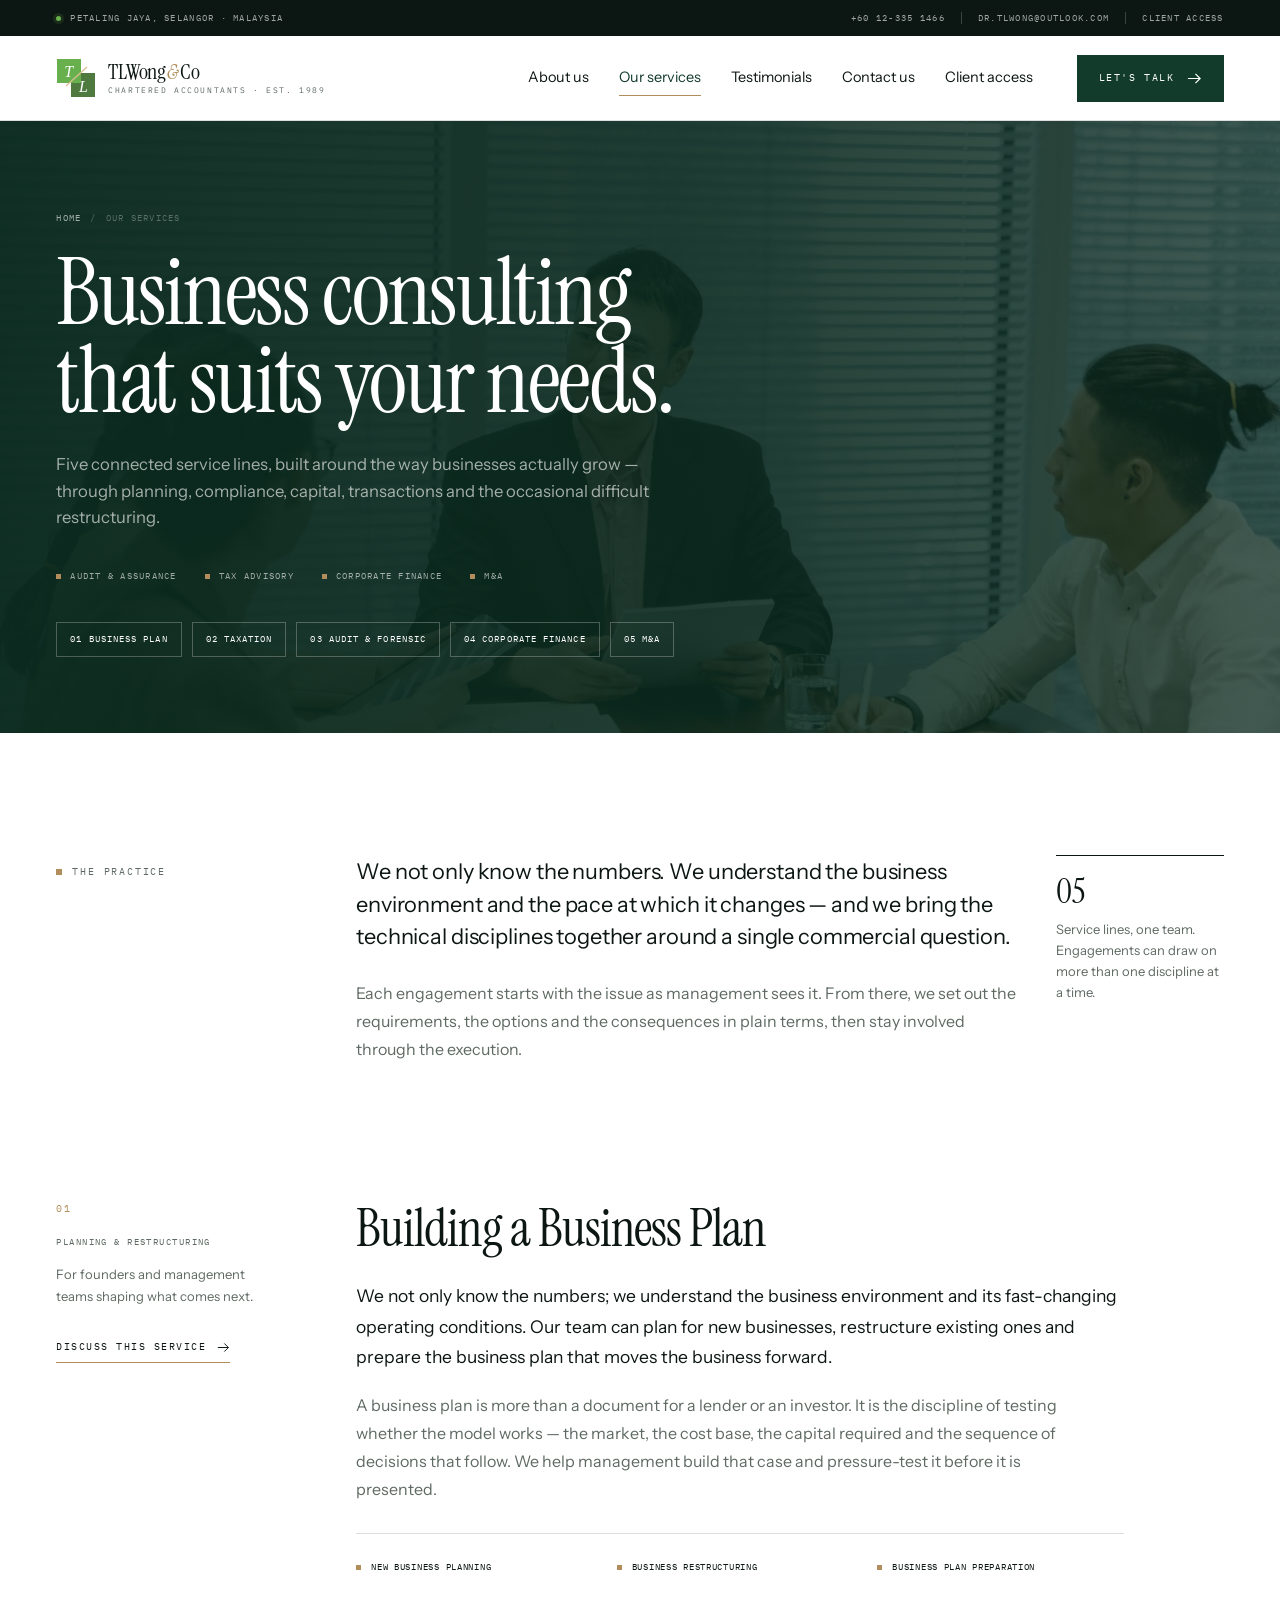
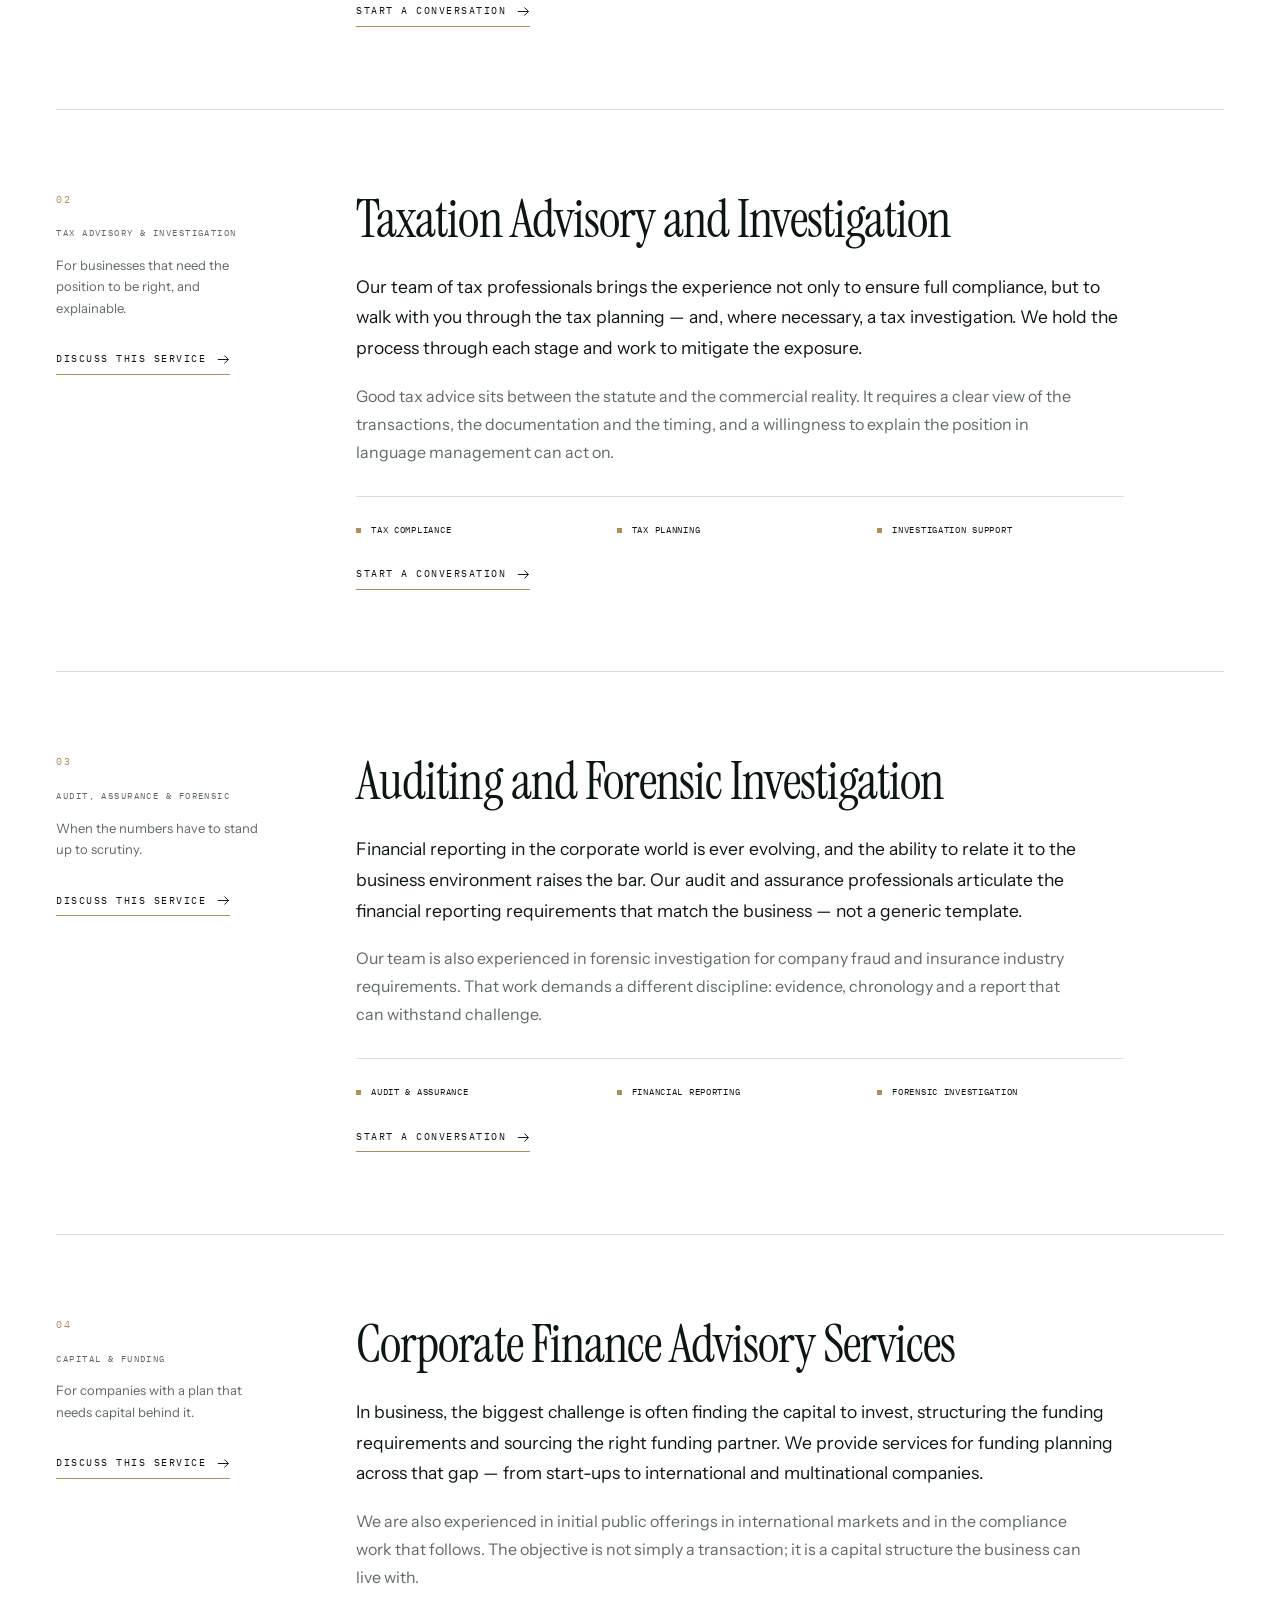
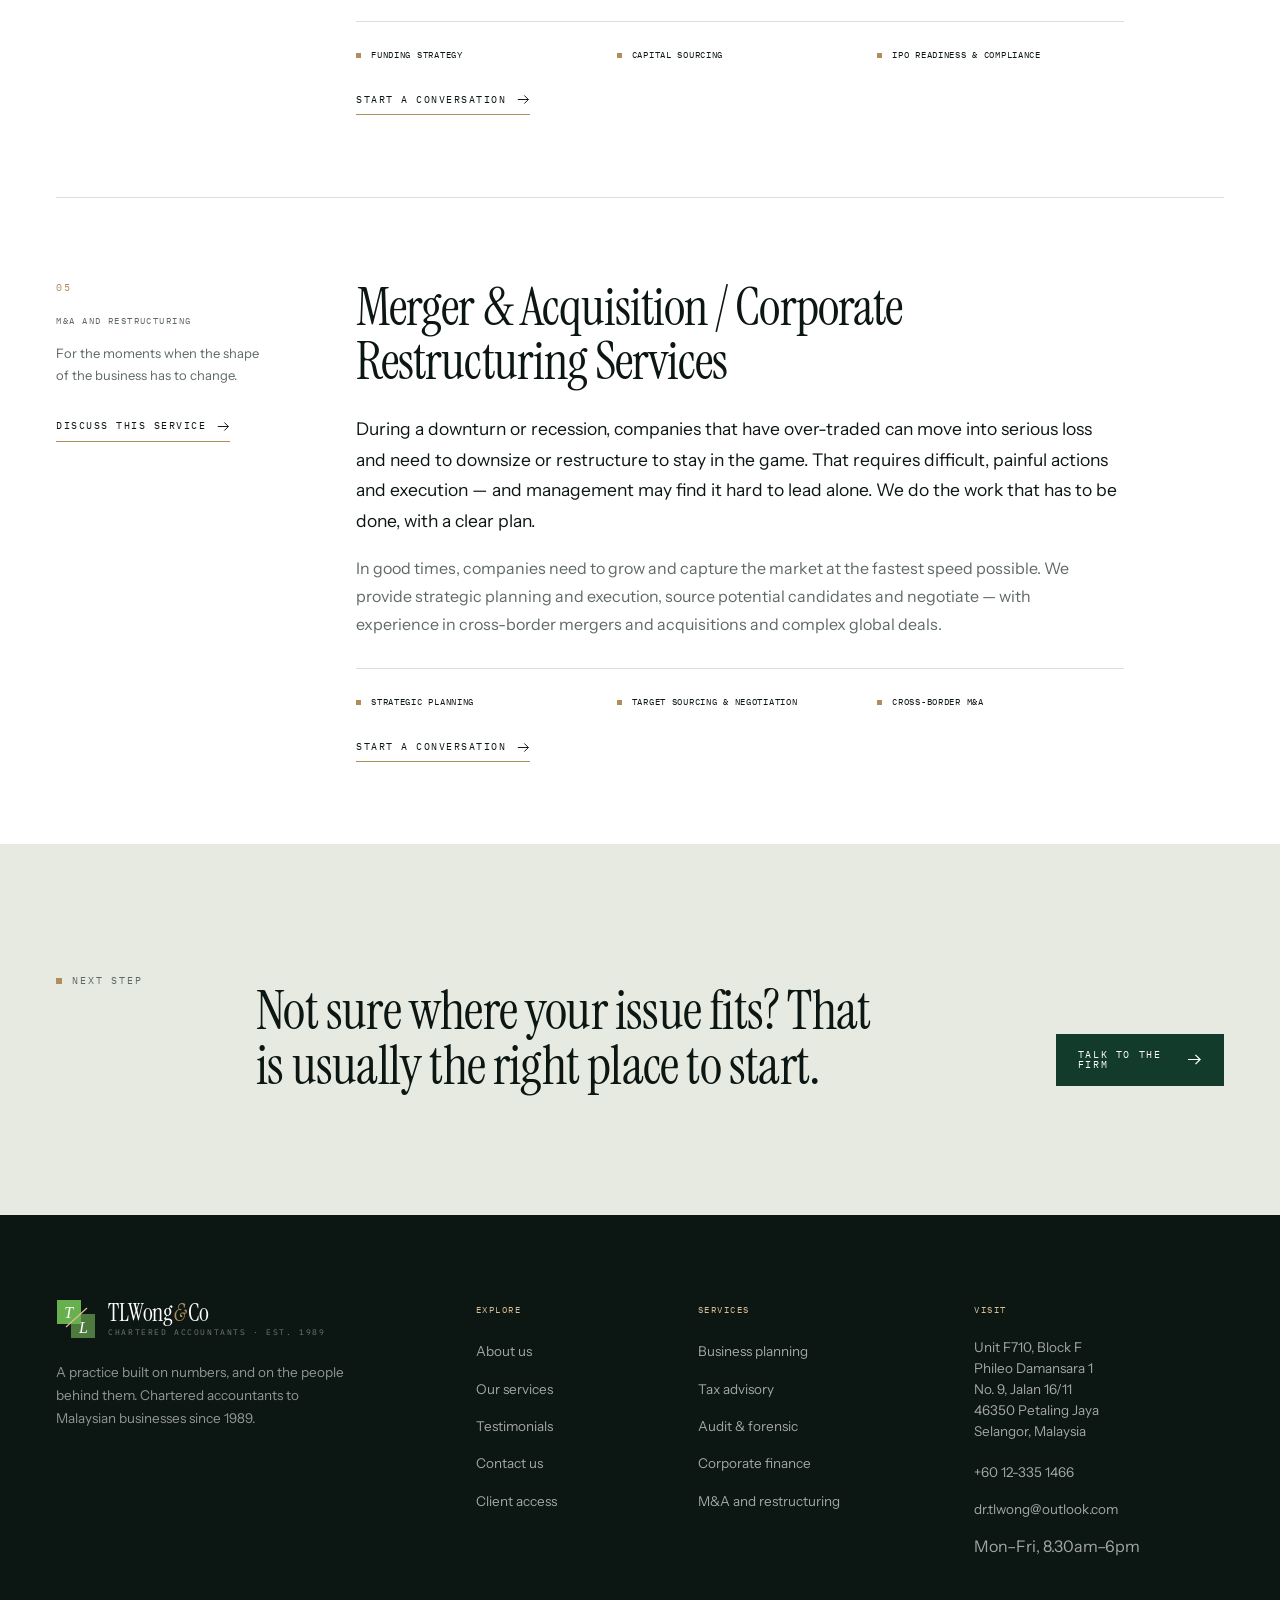
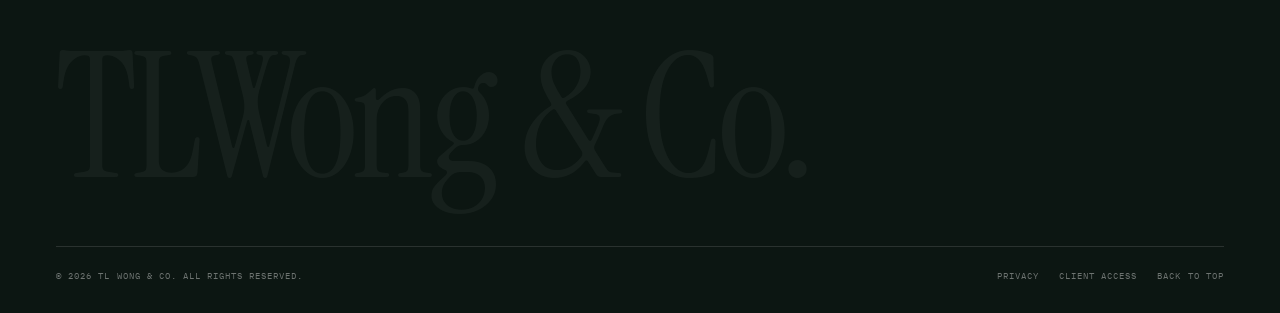
<file: services.html>
<!doctype html>
<html lang="en">
<head>
  <meta charset="utf-8">
  <meta name="viewport" content="width=device-width, initial-scale=1">
  <title>Our services | TL Wong &amp; Co.</title>
  <meta name="description" content="Business planning, tax advisory, audit and forensic investigation, corporate finance and M&amp;A advice from a Malaysian chartered accountancy practice established in 1989.">
  <meta name="theme-color" content="#123b2b">
  <link rel="icon" href="assets/img/favicon.svg" type="image/svg+xml">
  <link rel="preconnect" href="https://fonts.googleapis.com">
  <link rel="preconnect" href="https://fonts.gstatic.com" crossorigin>
  <link href="https://fonts.googleapis.com/css2?family=IBM+Plex+Mono:wght@400;500&family=Instrument+Sans:ital,wght@0,400;0,500;0,600;1,400&family=Instrument+Serif:ital@0;1&display=swap" rel="stylesheet">
  <link rel="stylesheet" href="assets/css/style.css">
  <script>document.documentElement.classList.add('js');</script>
</head>
<body id="top" data-page="services">
  <a class="skip-link" href="#main">Skip to content</a>

  <div class="utility">
    <div class="container utility__inner">
      <p class="utility__place">Petaling Jaya, Selangor · Malaysia</p>
      <div class="utility__links">
        <a class="utility__phone" href="tel:+60123351466">+60 12-335 1466</a>
        <span class="utility__sep" aria-hidden="true"></span>
        <a href="mailto:dr.tlwong@outlook.com">dr.tlwong@outlook.com</a>
        <span class="utility__sep" aria-hidden="true"></span>
        <a href="client-access.html">Client access</a>
      </div>
    </div>
  </div>

  <header class="site-header">
    <div class="container header__inner">
      <a class="brand" href="index.html" aria-label="TL Wong &amp; Co. — home">
        <svg class="brand__mark" viewBox="0 0 40 40" aria-hidden="true">
          <rect x="15" y="15" width="24" height="24" fill="#4e7a3f"/>
          <rect x="1" y="1" width="24" height="24" fill="#68b04d"/>
          <path d="M10 28 31 9" stroke="#d9be93" stroke-width="1.3"/>
          <text x="12.6" y="19.4" font-family="Georgia,serif" font-size="16" font-style="italic" fill="#fff" text-anchor="middle">T</text>
          <text x="27.4" y="34.2" font-family="Georgia,serif" font-size="16" font-style="italic" fill="#fff" text-anchor="middle">L</text>
        </svg>
        <span class="brand__text">
          <span class="brand__name">TLWong<em>&amp;</em>Co</span>
          <span class="brand__sub">Chartered Accountants · Est. 1989</span>
        </span>
      </a>

      <nav class="nav" aria-label="Primary">
        <a href="about.html" data-nav="about">About us</a>
        <a href="services.html" data-nav="services">Our services</a>
        <a href="index.html#testimonials" data-nav="testimonials">Testimonials</a>
        <a href="contact.html" data-nav="contact">Contact us</a>
        <a href="client-access.html" data-nav="client">Client access</a>
      </nav>

      <a class="btn btn--dark header__cta" href="contact.html">Let's talk
        <svg viewBox="0 0 16 16" fill="none" aria-hidden="true"><path d="M1 8h13M9 3l5 5-5 5" stroke="currentColor" stroke-width="1.3"/></svg>
      </a>

      <button class="menu-toggle" type="button" aria-expanded="false" aria-controls="mobile-nav" aria-label="Open menu">
        <span></span><span></span><span></span>
      </button>
    </div>

    <div class="mobile-nav" id="mobile-nav">
      <a class="mobile-nav__link" href="about.html">About us</a>
      <a class="mobile-nav__link" href="services.html">Our services</a>
      <a class="mobile-nav__link" href="index.html#testimonials">Testimonials</a>
      <a class="mobile-nav__link" href="contact.html">Contact us</a>
      <a class="mobile-nav__link" href="client-access.html">Client access</a>
      <a class="btn btn--brass mobile-nav__cta" href="contact.html">Let's talk</a>
      <div class="mobile-nav__meta">
        <a href="tel:+60123351466">+60 12-335 1466</a>
        <a href="mailto:dr.tlwong@outlook.com">dr.tlwong@outlook.com</a>
      </div>
    </div>
  </header>

  <main id="main">
    <section class="page-hero page-hero--dark page-hero--image">
      <div class="page-hero__bg">
        <img src="assets/img/meeting-wide.webp" alt="" width="1600" height="1067" loading="lazy" style="object-position:center 38%">
      </div>
      <div class="container">
        <nav class="page-hero__crumb" aria-label="Breadcrumb">
          <a href="index.html">Home</a><span aria-hidden="true">/</span><span>Our services</span>
        </nav>
        <h1>Business consulting<br>that suits your needs.</h1>
        <p class="page-hero__lede">Five connected service lines, built around the way businesses actually grow — through planning, compliance, capital, transactions and the occasional difficult restructuring.</p>
        <div class="page-hero__meta">
          <span>Audit &amp; assurance</span>
          <span>Tax advisory</span>
          <span>Corporate finance</span>
          <span>M&amp;A</span>
        </div>
        <nav class="services-anchors" aria-label="Services on this page">
          <a href="#business-plan">01 Business plan</a>
          <a href="#tax">02 Taxation</a>
          <a href="#audit">03 Audit &amp; forensic</a>
          <a href="#corporate-finance">04 Corporate finance</a>
          <a href="#mergers">05 M&amp;A</a>
        </nav>
      </div>
    </section>

    <section class="section" style="padding-bottom:clamp(38px,5vw,56px)">
      <div class="container">
        <div class="about-intro">
          <p class="section-label reveal">The practice</p>
          <div class="about-intro__body reveal" style="--delay:80ms">
            <p>We not only know the numbers. We understand the business environment and the pace at which it changes — and we bring the technical disciplines together around a single commercial question.</p>
            <p>Each engagement starts with the issue as management sees it. From there, we set out the requirements, the options and the consequences in plain terms, then stay involved through the execution.</p>
          </div>
          <aside class="about-intro__aside reveal" style="--delay:160ms">
            <strong>05</strong>
            <p>Service lines, one team. Engagements can draw on more than one discipline at a time.</p>
          </aside>
        </div>
      </div>
    </section>

    <div class="container">
      <article class="service-detail" id="business-plan">
        <div class="service-detail__grid">
          <aside class="service-detail__aside">
            <span class="service-detail__num">01</span>
            <h3>Planning &amp; restructuring</h3>
            <p>For founders and management teams shaping what comes next.</p>
            <a class="link-arrow" href="contact.html">Discuss this service
              <svg viewBox="0 0 16 16" fill="none" aria-hidden="true"><path d="M1 8h13M9 3l5 5-5 5" stroke="currentColor" stroke-width="1.2"/></svg>
            </a>
          </aside>
          <div class="service-detail__body">
            <h2>Building a Business Plan</h2>
            <p>We not only know the numbers; we understand the business environment and its fast-changing operating conditions. Our team can plan for new businesses, restructure existing ones and prepare the business plan that moves the business forward.</p>
            <p>A business plan is more than a document for a lender or an investor. It is the discipline of testing whether the model works — the market, the cost base, the capital required and the sequence of decisions that follow. We help management build that case and pressure-test it before it is presented.</p>
            <ul class="service-tags">
              <li>New business planning</li>
              <li>Business restructuring</li>
              <li>Business plan preparation</li>
            </ul>
            <a class="link-arrow service-detail__link" href="contact.html">Start a conversation
              <svg viewBox="0 0 16 16" fill="none" aria-hidden="true"><path d="M1 8h13M9 3l5 5-5 5" stroke="currentColor" stroke-width="1.2"/></svg>
            </a>
          </div>
        </div>
      </article>

      <article class="service-detail" id="tax">
        <div class="service-detail__grid">
          <aside class="service-detail__aside">
            <span class="service-detail__num">02</span>
            <h3>Tax advisory &amp; investigation</h3>
            <p>For businesses that need the position to be right, and explainable.</p>
            <a class="link-arrow" href="contact.html">Discuss this service
              <svg viewBox="0 0 16 16" fill="none" aria-hidden="true"><path d="M1 8h13M9 3l5 5-5 5" stroke="currentColor" stroke-width="1.2"/></svg>
            </a>
          </aside>
          <div class="service-detail__body">
            <h2>Taxation Advisory and Investigation</h2>
            <p>Our team of tax professionals brings the experience not only to ensure full compliance, but to walk with you through the tax planning — and, where necessary, a tax investigation. We hold the process through each stage and work to mitigate the exposure.</p>
            <p>Good tax advice sits between the statute and the commercial reality. It requires a clear view of the transactions, the documentation and the timing, and a willingness to explain the position in language management can act on.</p>
            <ul class="service-tags">
              <li>Tax compliance</li>
              <li>Tax planning</li>
              <li>Investigation support</li>
            </ul>
            <a class="link-arrow service-detail__link" href="contact.html">Start a conversation
              <svg viewBox="0 0 16 16" fill="none" aria-hidden="true"><path d="M1 8h13M9 3l5 5-5 5" stroke="currentColor" stroke-width="1.2"/></svg>
            </a>
          </div>
        </div>
      </article>

      <article class="service-detail" id="audit">
        <div class="service-detail__grid">
          <aside class="service-detail__aside">
            <span class="service-detail__num">03</span>
            <h3>Audit, assurance &amp; forensic</h3>
            <p>When the numbers have to stand up to scrutiny.</p>
            <a class="link-arrow" href="contact.html">Discuss this service
              <svg viewBox="0 0 16 16" fill="none" aria-hidden="true"><path d="M1 8h13M9 3l5 5-5 5" stroke="currentColor" stroke-width="1.2"/></svg>
            </a>
          </aside>
          <div class="service-detail__body">
            <h2>Auditing and Forensic Investigation</h2>
            <p>Financial reporting in the corporate world is ever evolving, and the ability to relate it to the business environment raises the bar. Our audit and assurance professionals articulate the financial reporting requirements that match the business — not a generic template.</p>
            <p>Our team is also experienced in forensic investigation for company fraud and insurance industry requirements. That work demands a different discipline: evidence, chronology and a report that can withstand challenge.</p>
            <ul class="service-tags">
              <li>Audit &amp; assurance</li>
              <li>Financial reporting</li>
              <li>Forensic investigation</li>
            </ul>
            <a class="link-arrow service-detail__link" href="contact.html">Start a conversation
              <svg viewBox="0 0 16 16" fill="none" aria-hidden="true"><path d="M1 8h13M9 3l5 5-5 5" stroke="currentColor" stroke-width="1.2"/></svg>
            </a>
          </div>
        </div>
      </article>

      <article class="service-detail" id="corporate-finance">
        <div class="service-detail__grid">
          <aside class="service-detail__aside">
            <span class="service-detail__num">04</span>
            <h3>Capital &amp; funding</h3>
            <p>For companies with a plan that needs capital behind it.</p>
            <a class="link-arrow" href="contact.html">Discuss this service
              <svg viewBox="0 0 16 16" fill="none" aria-hidden="true"><path d="M1 8h13M9 3l5 5-5 5" stroke="currentColor" stroke-width="1.2"/></svg>
            </a>
          </aside>
          <div class="service-detail__body">
            <h2>Corporate Finance Advisory Services</h2>
            <p>In business, the biggest challenge is often finding the capital to invest, structuring the funding requirements and sourcing the right funding partner. We provide services for funding planning across that gap — from start-ups to international and multinational companies.</p>
            <p>We are also experienced in initial public offerings in international markets and in the compliance work that follows. The objective is not simply a transaction; it is a capital structure the business can live with.</p>
            <ul class="service-tags">
              <li>Funding strategy</li>
              <li>Capital sourcing</li>
              <li>IPO readiness &amp; compliance</li>
            </ul>
            <a class="link-arrow service-detail__link" href="contact.html">Start a conversation
              <svg viewBox="0 0 16 16" fill="none" aria-hidden="true"><path d="M1 8h13M9 3l5 5-5 5" stroke="currentColor" stroke-width="1.2"/></svg>
            </a>
          </div>
        </div>
      </article>

      <article class="service-detail" id="mergers">
        <div class="service-detail__grid">
          <aside class="service-detail__aside">
            <span class="service-detail__num">05</span>
            <h3>M&amp;A and restructuring</h3>
            <p>For the moments when the shape of the business has to change.</p>
            <a class="link-arrow" href="contact.html">Discuss this service
              <svg viewBox="0 0 16 16" fill="none" aria-hidden="true"><path d="M1 8h13M9 3l5 5-5 5" stroke="currentColor" stroke-width="1.2"/></svg>
            </a>
          </aside>
          <div class="service-detail__body">
            <h2>Merger &amp; Acquisition / Corporate Restructuring Services</h2>
            <p>During a downturn or recession, companies that have over-traded can move into serious loss and need to downsize or restructure to stay in the game. That requires difficult, painful actions and execution — and management may find it hard to lead alone. We do the work that has to be done, with a clear plan.</p>
            <p>In good times, companies need to grow and capture the market at the fastest speed possible. We provide strategic planning and execution, source potential candidates and negotiate — with experience in cross-border mergers and acquisitions and complex global deals.</p>
            <ul class="service-tags">
              <li>Strategic planning</li>
              <li>Target sourcing &amp; negotiation</li>
              <li>Cross-border M&amp;A</li>
            </ul>
            <a class="link-arrow service-detail__link" href="contact.html">Start a conversation
              <svg viewBox="0 0 16 16" fill="none" aria-hidden="true"><path d="M1 8h13M9 3l5 5-5 5" stroke="currentColor" stroke-width="1.2"/></svg>
            </a>
          </div>
        </div>
      </article>
    </div>

    <section class="section section--sage">
      <div class="container">
        <div class="section-head">
          <p class="section-label reveal">Next step</p>
          <h2 class="display reveal" style="--delay:80ms">Not sure where your issue fits? That is usually the right place to start.</h2>
          <div class="section-head__aside reveal" style="--delay:160ms">
            <a class="btn btn--dark" href="contact.html">Talk to the firm
              <svg viewBox="0 0 16 16" fill="none" aria-hidden="true"><path d="M1 8h13M9 3l5 5-5 5" stroke="currentColor" stroke-width="1.3"/></svg>
            </a>
          </div>
        </div>
      </div>
    </section>
  </main>

  <footer class="footer">
    <div class="container">
      <div class="footer__grid">
        <div class="footer__brand">
          <a class="brand" href="index.html" aria-label="TL Wong &amp; Co. — home">
            <svg class="brand__mark" viewBox="0 0 40 40" aria-hidden="true">
              <rect x="15" y="15" width="24" height="24" fill="#4e7a3f"/>
              <rect x="1" y="1" width="24" height="24" fill="#68b04d"/>
              <path d="M10 28 31 9" stroke="#d9be93" stroke-width="1.3"/>
              <text x="12.6" y="19.4" font-family="Georgia,serif" font-size="16" font-style="italic" fill="#fff" text-anchor="middle">T</text>
              <text x="27.4" y="34.2" font-family="Georgia,serif" font-size="16" font-style="italic" fill="#fff" text-anchor="middle">L</text>
            </svg>
            <span class="brand__text">
              <span class="brand__name">TLWong<em>&amp;</em>Co</span>
              <span class="brand__sub">Chartered Accountants · Est. 1989</span>
            </span>
          </a>
          <p>A practice built on numbers, and on the people behind them. Chartered accountants to Malaysian businesses since 1989.</p>
        </div>

        <div class="footer__col">
          <h3>Explore</h3>
          <ul>
            <li><a href="about.html">About us</a></li>
            <li><a href="services.html">Our services</a></li>
            <li><a href="index.html#testimonials">Testimonials</a></li>
            <li><a href="contact.html">Contact us</a></li>
            <li><a href="client-access.html">Client access</a></li>
          </ul>
        </div>

        <div class="footer__col">
          <h3>Services</h3>
          <ul>
            <li><a href="services.html#business-plan">Business planning</a></li>
            <li><a href="services.html#tax">Tax advisory</a></li>
            <li><a href="services.html#audit">Audit &amp; forensic</a></li>
            <li><a href="services.html#corporate-finance">Corporate finance</a></li>
            <li><a href="services.html#mergers">M&amp;A and restructuring</a></li>
          </ul>
        </div>

        <div class="footer__col">
          <h3>Visit</h3>
          <address>
            Unit F710, Block F<br>
            Phileo Damansara 1<br>
            No. 9, Jalan 16/11<br>
            46350 Petaling Jaya<br>
            Selangor, Malaysia
          </address>
          <ul style="margin-top:16px">
            <li><a href="tel:+60123351466">+60 12-335 1466</a></li>
            <li><a href="mailto:dr.tlwong@outlook.com">dr.tlwong@outlook.com</a></li>
            <li>Mon–Fri, 8.30am–6pm</li>
          </ul>
        </div>
      </div>

      <div class="footer__watermark" aria-hidden="true">TLWong &amp; Co.</div>

      <div class="footer__bottom">
        <span>© <span data-year>2026</span> TL Wong &amp; Co. All rights reserved.</span>
        <div class="footer__bottom-links">
          <a href="privacy.html">Privacy</a>
          <a href="client-access.html">Client access</a>
          <a href="#top">Back to top</a>
        </div>
      </div>
    </div>
  </footer>

  <script src="assets/js/main.js" defer></script>
</body>
</html>
</file>
<file: assets/css/style.css>
/* =========================================================
   TL Wong & Co. — Chartered Accountants
   Design system: ink / forest / brass / bone
   ========================================================= */

:root{
  --ink:#0c1612;
  --ink-soft:#17241e;
  --forest:#123b2b;
  --forest-deep:#0b2a1f;
  --leaf:#68b04d;
  --leaf-deep:#4e7a3f;
  --brass:#b08d5b;
  --brass-light:#d9be93;
  --paper:#ffffff;
  --bone:#f5f4ef;
  --sage:#e6eae1;
  --muted:#5e6a62;
  --line:rgba(12,22,18,.14);
  --line-light:rgba(255,255,255,.18);
  --max:1320px;
  --gutter:clamp(20px,4.4vw,64px);
  --serif:"Instrument Serif",Georgia,"Times New Roman",serif;
  --sans:"Instrument Sans","Helvetica Neue",Arial,sans-serif;
  --mono:"IBM Plex Mono",ui-monospace,SFMono-Regular,Menlo,monospace;
  --ease:cubic-bezier(.2,.7,.2,1);
}

*,*::before,*::after{box-sizing:border-box}
html{scroll-behavior:smooth;-webkit-text-size-adjust:100%}
body{
  margin:0;
  background:var(--paper);
  color:var(--ink);
  font-family:var(--sans);
  font-size:16px;
  line-height:1.65;
  -webkit-font-smoothing:antialiased;
  text-rendering:optimizeLegibility;
}
img{display:block;max-width:100%;height:auto}
a{color:inherit;text-decoration:none}
button{font:inherit;color:inherit}
ul,ol{margin:0;padding:0;list-style:none}
figure{margin:0}
::selection{background:var(--brass);color:var(--ink)}
:focus-visible{outline:2px solid var(--brass);outline-offset:4px}
[hidden]{display:none!important}

.container{
  width:min(100% - (var(--gutter) * 2), var(--max));
  margin-inline:auto;
}

.skip-link{
  position:fixed;left:16px;top:-100px;z-index:200;
  background:var(--brass);color:var(--ink);
  padding:12px 18px;font-family:var(--mono);font-size:10px;
  letter-spacing:.14em;text-transform:uppercase;transition:top .2s;
}
.skip-link:focus{top:12px}

/* ---------- type ---------- */
.display{
  font-family:var(--serif);
  font-weight:400;
  font-size:clamp(2.25rem,4.2vw,4.1rem);
  line-height:1.02;
  letter-spacing:-.015em;
  margin:18px 0 0;
  text-wrap:balance;
}
.h2{
  font-family:var(--serif);
  font-weight:400;
  font-size:clamp(2rem,3.5vw,3.4rem);
  line-height:1.04;
  letter-spacing:-.012em;
  margin:0;
  text-wrap:balance;
}
.lede{
  font-size:clamp(1rem,1.25vw,1.16rem);
  line-height:1.65;
  color:var(--muted);
  max-width:58ch;
}
.eyebrow,.section-label{
  display:flex;align-items:center;gap:10px;
  font-family:var(--mono);
  font-size:10px;
  line-height:1.4;
  letter-spacing:.18em;
  text-transform:uppercase;
  color:var(--muted);
  margin:0;
}
.eyebrow::before,.section-label::before{
  content:"";width:6px;height:6px;background:var(--brass);flex:none;
}
.eyebrow--light{color:rgba(255,255,255,.68)}
.eyebrow--light::before{background:var(--brass-light)}
.section-label--light{color:rgba(255,255,255,.6)}
.section-label--light::before{background:var(--brass-light)}

.section{padding:clamp(76px,9.5vw,140px) 0}
.section--bone{background:var(--bone)}
.section--sage{background:var(--sage)}
.section--tight{padding-top:0}
.section-head{
  display:grid;grid-template-columns:repeat(12,1fr);
  gap:32px;align-items:end;
}
.section-head .section-label{grid-column:1/3;align-self:start;padding-top:8px}
.section-head .display,.section-head .h2{grid-column:3/11}
.section-head__aside{grid-column:11/13;justify-self:end;padding-bottom:8px}

/* ---------- links / buttons ---------- */
.link-arrow{
  display:inline-flex;align-items:center;gap:11px;
  font-family:var(--mono);font-size:10px;letter-spacing:.15em;
  text-transform:uppercase;padding-bottom:6px;
  border-bottom:1px solid var(--brass);
  transition:color .25s,border-color .25s;
}
.link-arrow svg{width:13px;height:13px;transition:transform .3s var(--ease)}
.link-arrow:hover{color:var(--brass)}
.link-arrow:hover svg{transform:translateX(4px)}
.link-arrow--light{border-color:rgba(255,255,255,.4);color:#fff}
.link-arrow--light:hover{color:var(--brass-light);border-color:var(--brass-light)}

.btn{
  display:inline-flex;align-items:center;justify-content:center;gap:12px;
  padding:15px 21px;
  border:1px solid transparent;
  font-family:var(--mono);font-size:10px;line-height:1;
  letter-spacing:.16em;text-transform:uppercase;
  cursor:pointer;transition:background .25s,color .25s,border-color .25s,transform .25s;
}
.btn svg{width:15px;height:15px;flex:none;transition:transform .3s var(--ease)}
.btn:hover svg{transform:translateX(4px)}
.btn--brass{background:var(--brass);border-color:var(--brass);color:var(--ink)}
.btn--brass:hover{background:var(--brass-light);border-color:var(--brass-light)}
.btn--outline{border-color:rgba(255,255,255,.45);color:#fff;background:transparent}
.btn--outline:hover{background:#fff;border-color:#fff;color:var(--ink)}
.btn--dark{background:var(--forest);border-color:var(--forest);color:#fff}
.btn--dark:hover{background:var(--forest-deep);border-color:var(--forest-deep)}

/* ---------- utility bar ---------- */
.utility{
  background:var(--ink);color:rgba(255,255,255,.62);
  font-family:var(--mono);font-size:9px;letter-spacing:.14em;
  text-transform:uppercase;
}
.utility__inner{
  display:flex;align-items:center;justify-content:space-between;
  min-height:36px;gap:24px;
}
.utility__place{display:flex;align-items:center;gap:9px;margin:0}
.utility__place::before{
  content:"";width:5px;height:5px;background:var(--leaf);border-radius:50%;
  box-shadow:0 0 0 3px rgba(104,176,77,.14);
}
.utility__links{display:flex;align-items:center;gap:16px}
.utility__links a{transition:color .2s}
.utility__links a:hover{color:#fff}
.utility__sep{width:1px;height:12px;background:rgba(255,255,255,.2)}

/* ---------- header ---------- */
.site-header{
  position:sticky;top:0;z-index:100;
  background:rgba(255,255,255,.96);
  backdrop-filter:blur(10px);
  border-bottom:1px solid var(--line);
  transition:box-shadow .3s;
}
.site-header.is-scrolled{box-shadow:0 10px 30px rgba(12,22,18,.06)}
.header__inner{
  display:flex;align-items:center;gap:38px;
  min-height:84px;
}
.brand{display:flex;align-items:center;gap:12px;flex:none}
.brand__mark{width:40px;height:40px;flex:none}
.brand__text{display:flex;flex-direction:column;gap:4px;line-height:1}
.brand__name{
  font-family:var(--serif);font-size:22px;letter-spacing:-.01em;
  white-space:nowrap;
}
.brand__name em{font-style:italic;color:var(--brass);padding:0 1px}
.brand__sub{
  font-family:var(--mono);font-size:7.5px;letter-spacing:.21em;
  text-transform:uppercase;color:var(--muted);white-space:nowrap;
}
.nav{margin-left:auto;display:flex;align-items:center;gap:30px}
.nav a{
  position:relative;font-size:14.5px;padding:6px 0;white-space:nowrap;
  transition:color .2s;
}
.nav a::after{
  content:"";position:absolute;left:0;right:0;bottom:0;height:1px;
  background:var(--brass);transform:scaleX(0);transform-origin:left;
  transition:transform .3s var(--ease);
}
.nav a:hover::after,.nav a[aria-current="page"]::after{transform:scaleX(1)}
.nav a[aria-current="page"]{color:var(--forest)}
.header__cta{margin-left:6px;white-space:nowrap}
.menu-toggle{
  display:none;margin-left:auto;width:42px;height:42px;
  border:1px solid var(--line);background:transparent;
  align-items:center;justify-content:center;
  cursor:pointer;position:relative;
}
.menu-toggle span{
  position:absolute;left:11px;right:11px;height:1px;background:var(--ink);
  transition:transform .3s var(--ease),opacity .2s;
}
.menu-toggle span:nth-child(1){top:16px}
.menu-toggle span:nth-child(2){top:21px}
.menu-toggle span:nth-child(3){top:26px}
.menu-toggle[aria-expanded="true"] span:nth-child(1){transform:translateY(5px) rotate(45deg)}
.menu-toggle[aria-expanded="true"] span:nth-child(2){opacity:0}
.menu-toggle[aria-expanded="true"] span:nth-child(3){transform:translateY(-5px) rotate(-45deg)}
.mobile-nav{
  display:none;position:absolute;left:0;right:0;top:100%;
  background:var(--paper);border-bottom:1px solid var(--line);
  box-shadow:0 24px 40px rgba(12,22,18,.1);
  padding:14px var(--gutter) 28px;
}
.mobile-nav.is-open{display:block}
.mobile-nav a.mobile-nav__link{
  display:block;font-family:var(--serif);font-size:30px;line-height:1.2;
  padding:14px 0;border-bottom:1px solid var(--line);
}
.mobile-nav__meta{
  display:flex;flex-wrap:wrap;gap:12px 22px;margin-top:22px;
  font-family:var(--mono);font-size:9px;letter-spacing:.13em;
  text-transform:uppercase;color:var(--muted);
}
.mobile-nav__cta{margin-top:22px;width:100%}

/* ---------- hero ---------- */
.hero{
  position:relative;display:flex;align-items:flex-end;
  min-height:clamp(640px,88vh,900px);
  overflow:hidden;background:var(--forest-deep);color:#fff;
}
.hero__media{position:absolute;inset:0;z-index:0}
.hero__media img{
  width:100%;height:100%;object-fit:cover;object-position:center 55%;
  transform:scale(1.015);animation:heroDrift 14s var(--ease) forwards;
  filter:saturate(.88) contrast(1.03);
}
.hero__overlay{
  position:absolute;inset:0;z-index:1;
  background:
    linear-gradient(90deg,rgba(6,18,13,.94) 0%,rgba(6,18,13,.78) 38%,rgba(6,18,13,.3) 72%,rgba(6,18,13,.5) 100%),
    linear-gradient(0deg,rgba(6,18,13,.82) 0%,rgba(6,18,13,.1) 48%,rgba(6,18,13,.18) 100%);
}
.hero__content{
  position:relative;z-index:2;
  padding-top:180px;padding-bottom:clamp(56px,7vw,92px);
}
.hero__eyebrow{color:rgba(255,255,255,.7)}
.hero__eyebrow::before{background:var(--brass-light)}
.hero__title{
  margin:26px 0 0;max-width:1050px;
  font-size:clamp(2.15rem,4.3vw,4.05rem);
  font-weight:500;line-height:1.02;letter-spacing:-.045em;
  text-wrap:balance;
}
.hero__title-em{
  display:block;margin-top:10px;
  font-family:var(--serif);font-weight:400;font-style:italic;
  font-size:clamp(2.9rem,6.15vw,6.1rem);line-height:.96;letter-spacing:-.025em;
  color:#fff;text-wrap:pretty;
}
.hero__sub{
  max-width:540px;margin:30px 0 0;
  font-size:clamp(.98rem,1.25vw,1.09rem);line-height:1.6;
  color:rgba(255,255,255,.76);
}
.hero__actions{display:flex;flex-wrap:wrap;gap:12px;margin-top:38px}
.hero__stamp{
  position:absolute;right:calc(50% - var(--max)/2);top:clamp(120px,16vh,180px);
  z-index:2;display:flex;flex-direction:column;align-items:flex-end;gap:10px;
  font-family:var(--mono);font-size:9px;letter-spacing:.2em;
  text-transform:uppercase;color:rgba(255,255,255,.55);
}
.hero__stamp::after{content:"";width:66px;height:1px;background:rgba(255,255,255,.35)}
.hero__side{
  position:absolute;right:calc(50% - var(--max)/2);bottom:42px;z-index:2;
  writing-mode:vertical-rl;
  font-family:var(--mono);font-size:9px;letter-spacing:.22em;
  text-transform:uppercase;color:rgba(255,255,255,.45);
}
.hero__scroll{
  display:inline-flex;align-items:center;gap:10px;margin-top:34px;
  font-family:var(--mono);font-size:9px;letter-spacing:.18em;
  text-transform:uppercase;color:rgba(255,255,255,.55);
}
.hero__scroll svg{width:12px;height:12px;animation:nudge 2.2s ease-in-out infinite}
@keyframes heroDrift{from{transform:scale(1.06)}to{transform:scale(1.015)}}
@keyframes nudge{0%,100%{transform:translateY(0)}50%{transform:translateY(4px)}}

/* ---------- capabilities strip ---------- */
.capabilities{background:var(--paper);border-bottom:1px solid var(--line)}
.capabilities__grid{display:grid;grid-template-columns:repeat(5,1fr)}
.capability{
  display:flex;align-items:baseline;gap:13px;
  padding:21px 20px;border-left:1px solid var(--line);
  transition:background .25s;min-height:74px;
}
.capability:first-child{border-left:0;padding-left:0}
.capability__num{
  font-family:var(--mono);font-size:9px;letter-spacing:.1em;color:var(--brass);
  flex:none;
}
.capability__name{font-size:12.5px;line-height:1.35;letter-spacing:.01em}
.capability:hover{background:var(--bone)}

/* ---------- firm ---------- */
.firm__grid{display:grid;grid-template-columns:repeat(12,1fr);gap:32px}
.firm__grid .section-label{grid-column:1/3;padding-top:8px}
.firm__headline{grid-column:3/10;margin:0}
.firm__facts{grid-column:10/13}
.fact{
  display:flex;align-items:baseline;justify-content:space-between;gap:14px;
  padding:14px 0;border-top:1px solid var(--line);
}
.fact:last-child{border-bottom:1px solid var(--line)}
.fact__value{font-family:var(--serif);font-size:2rem;line-height:1}
.fact__label{
  font-family:var(--mono);font-size:8px;letter-spacing:.14em;
  text-transform:uppercase;color:var(--muted);text-align:right;max-width:110px;
}
.firm__body{
  display:grid;grid-template-columns:repeat(12,1fr);gap:32px;
  margin-top:clamp(48px,6vw,80px);align-items:start;
}
.firm__figure{grid-column:1/6;position:relative}
.firm__figure::before{
  content:"";position:absolute;inset:18px -18px -18px 18px;
  border:1px solid var(--brass);z-index:0;
}
.firm__figure img{
  position:relative;z-index:1;width:100%;aspect-ratio:4/3;object-fit:cover;
  filter:saturate(.88);
}
.firm__caption{
  position:relative;z-index:1;display:flex;gap:12px;align-items:flex-start;
  margin-top:36px;font-family:var(--mono);font-size:8.5px;line-height:1.7;
  letter-spacing:.12em;text-transform:uppercase;color:var(--muted);max-width:360px;
}
.firm__caption::before{content:"";width:26px;height:1px;background:var(--brass);margin-top:7px;flex:none}
.firm__copy{grid-column:7/12;padding-top:6px}
.firm__copy p{margin:0;font-size:clamp(1.06rem,1.3vw,1.2rem);line-height:1.62}
.firm__copy p + p{margin-top:22px;font-size:15.5px;color:var(--muted);line-height:1.7}
.firm__link{margin-top:32px}

/* ---------- services index ---------- */
.services-head{
  display:flex;align-items:flex-end;justify-content:space-between;
  gap:32px;flex-wrap:wrap;
}
.services-head__right{display:flex;flex-direction:column;align-items:flex-end;gap:18px}
.service-list{margin-top:clamp(38px,5vw,58px);border-top:1px solid var(--line)}
.service-row{
  position:relative;display:grid;
  grid-template-columns:68px minmax(0,1.06fr) minmax(0,1fr) 46px;
  gap:24px;align-items:center;
  padding:24px 20px;margin-inline:-20px;
  border-bottom:1px solid var(--line);
  transition:background .35s var(--ease),color .35s var(--ease),padding .35s var(--ease);
}
.service-row__num{
  font-family:var(--mono);font-size:9.5px;letter-spacing:.12em;color:var(--brass);
  transition:color .3s;
}
.service-row__title{
  font-family:var(--serif);font-weight:400;
  font-size:clamp(1.4rem,2.15vw,1.95rem);line-height:1.08;
}
.service-row__desc{font-size:13.5px;line-height:1.55;color:var(--muted);transition:color .3s}
.service-row__arrow{
  width:38px;height:38px;border:1px solid var(--line);border-radius:50%;
  display:flex;align-items:center;justify-content:center;
  transition:background .3s,color .3s,border-color .3s,transform .3s;
}
.service-row__arrow svg{width:14px;height:14px}
.service-row:hover{
  background:var(--forest);color:#fff;padding-left:34px;
}
.service-row:hover .service-row__num{color:var(--brass-light)}
.service-row:hover .service-row__desc{color:rgba(255,255,255,.7)}
.service-row:hover .service-row__arrow{
  background:var(--brass);border-color:var(--brass);color:var(--ink);
  transform:rotate(-45deg);
}
.service-row:focus-visible{outline-offset:-4px}

/* ---------- voices ---------- */
.voices{
  position:relative;overflow:hidden;
  background:var(--forest-deep);color:#fff;
  padding:clamp(72px,9.5vw,132px) 0;
}
.voices::before{
  content:"";position:absolute;inset:0;
  background:radial-gradient(circle at 82% 12%,rgba(176,141,91,.17),transparent 42%);
  pointer-events:none;
}
.voices::after{
  content:"“";position:absolute;right:-2.5rem;top:-11rem;
  font-family:var(--serif);font-size:38rem;line-height:1;
  color:rgba(255,255,255,.035);pointer-events:none;
}
.voices__grid{
  position:relative;z-index:1;
  display:grid;grid-template-columns:repeat(12,1fr);gap:32px;
  align-items:start;
}
.voices__aside{grid-column:1/4;display:flex;flex-direction:column;gap:30px;min-height:100%}
.voices__counter{
  font-family:var(--mono);font-size:10px;letter-spacing:.16em;color:rgba(255,255,255,.5);
}
.voices__counter strong{color:var(--brass-light);font-weight:400}
.voices__controls{display:flex;gap:10px;margin-top:auto}
.quote-btn{
  width:46px;height:46px;border:1px solid rgba(255,255,255,.25);
  background:transparent;color:#fff;display:flex;align-items:center;justify-content:center;
  cursor:pointer;transition:background .25s,border-color .25s,color .25s;
}
.quote-btn svg{width:16px;height:16px}
.quote-btn:hover{background:var(--brass);border-color:var(--brass);color:var(--ink)}
.voices__stage{grid-column:4/12;min-height:300px}
.quote__text{
  margin:0;font-family:var(--serif);font-weight:400;
  font-size:clamp(1.85rem,3.35vw,3.25rem);line-height:1.14;letter-spacing:-.01em;
  text-wrap:pretty;
}
.quote__author{
  display:flex;align-items:center;gap:14px;margin-top:34px;
  font-family:var(--mono);font-size:9.5px;letter-spacing:.14em;
  text-transform:uppercase;color:var(--brass-light);
}
.quote__author::before{content:"";width:30px;height:1px;background:var(--brass);flex:none}
.quote[hidden]{display:none}
.quote.is-entering{animation:quoteIn .55s var(--ease) both}
@keyframes quoteIn{from{opacity:0;transform:translateY(12px)}to{opacity:1;transform:none}}

/* ---------- principles ---------- */
.principles{
  display:grid;grid-template-columns:repeat(3,1fr);
  gap:clamp(24px,4vw,56px);margin-top:clamp(40px,5vw,64px);
}
.principle{border-top:1px solid var(--ink);padding-top:24px}
.principle__num{
  font-family:var(--mono);font-size:9px;letter-spacing:.14em;color:var(--brass);
}
.principle h3{
  font-family:var(--serif);font-weight:400;font-size:clamp(1.45rem,2.1vw,1.85rem);
  line-height:1.1;margin:22px 0 14px;letter-spacing:-.01em;
}
.principle p{margin:0;font-size:14.5px;line-height:1.65;color:var(--muted);max-width:34ch}

/* ---------- client access cards ---------- */
.access__grid{
  display:grid;grid-template-columns:1fr 1fr;gap:20px;
  margin-top:clamp(40px,5vw,60px);
}
.access-card{
  position:relative;display:flex;flex-direction:column;
  padding:clamp(28px,3.4vw,42px);min-height:290px;
  border:1px solid var(--line);background:var(--paper);
  transition:transform .35s var(--ease),box-shadow .35s;
}
.access-card:hover{transform:translateY(-4px);box-shadow:0 18px 40px rgba(12,22,18,.08)}
.access-card--dark{background:var(--forest);border-color:var(--forest);color:#fff}
.access-card__icon{
  width:34px;height:34px;color:var(--forest);margin-bottom:auto;
}
.access-card--dark .access-card__icon{color:var(--brass-light)}
.access-card h3{
  font-family:var(--serif);font-weight:400;font-size:clamp(1.55rem,2.3vw,2rem);
  line-height:1.08;margin:34px 0 12px;
}
.access-card p{margin:0;font-size:14px;line-height:1.6;color:var(--muted);max-width:36ch}
.access-card--dark p{color:rgba(255,255,255,.68)}
.access-card .link-arrow{margin-top:24px;align-self:flex-start}
.access-card--dark .link-arrow{color:#fff;border-color:rgba(255,255,255,.35)}
.access-card__index{
  position:absolute;right:26px;top:22px;
  font-family:var(--mono);font-size:8.5px;letter-spacing:.14em;
  color:var(--muted);
}
.access-card--dark .access-card__index{color:rgba(255,255,255,.35)}

/* ---------- contact CTA ---------- */
.cta{background:var(--forest);color:#fff;overflow:hidden}
.cta__grid{display:grid;grid-template-columns:1.04fr .96fr;min-height:560px}
.cta__content{
  padding:clamp(56px,7.4vw,106px) clamp(24px,4.6vw,70px)
          clamp(56px,7.4vw,106px) max(var(--gutter),calc((100vw - var(--max))/2 + var(--gutter)));
  display:flex;flex-direction:column;justify-content:center;
}
.cta__content .display{max-width:600px}
.cta__contact{display:flex;flex-wrap:wrap;gap:12px 38px;margin-top:38px}
.cta__item{display:flex;flex-direction:column;gap:4px}
.cta__item span{
  font-family:var(--mono);font-size:8.5px;letter-spacing:.15em;
  text-transform:uppercase;color:rgba(255,255,255,.5);
}
.cta__item a{font-size:15.5px;border-bottom:1px solid transparent;transition:border-color .2s}
.cta__item a:hover{border-color:var(--brass)}
.cta__actions{display:flex;flex-wrap:wrap;gap:12px;margin-top:38px}
.cta__media{position:relative;min-height:360px;overflow:hidden}
.cta__media img{
  position:absolute;inset:0;width:100%;height:100%;object-fit:cover;
  filter:saturate(.85) contrast(1.03);
}
.cta__media::after{
  content:"";position:absolute;inset:0;
  background:linear-gradient(90deg,var(--forest) 0%,rgba(18,59,43,.35) 45%,rgba(18,59,43,.05) 100%);
}

/* ---------- footer ---------- */
.footer{background:var(--ink);color:rgba(255,255,255,.62);padding-top:clamp(56px,7vw,84px);overflow:hidden}
.footer__grid{
  display:grid;grid-template-columns:1.55fr .72fr .95fr 1.05fr;gap:clamp(28px,4vw,56px);
}
.footer__brand .brand__name{color:#fff;font-size:24px}
.footer__brand .brand__sub{color:rgba(255,255,255,.42)}
.footer__brand p{margin:22px 0 0;font-size:13.5px;line-height:1.7;max-width:290px;color:rgba(255,255,255,.55)}
.footer__col h3{
  font-family:var(--mono);font-size:8.5px;font-weight:400;letter-spacing:.18em;
  text-transform:uppercase;color:var(--brass-light);margin:4px 0 20px;
}
.footer__col li{margin:0 0 11px}
.footer__col a,.footer__col address{
  font-style:normal;font-size:13.5px;line-height:1.55;color:rgba(255,255,255,.62);
  transition:color .2s;
}
.footer__col a:hover{color:#fff}
.footer__col address{margin:0}
.footer__watermark{
  font-family:var(--serif);font-size:clamp(4.4rem,13.6vw,14rem);
  line-height:.9;letter-spacing:-.03em;white-space:nowrap;
  color:rgba(255,255,255,.045);margin:clamp(44px,6vw,70px) 0 0;
  padding-bottom:.04em;
  user-select:none;pointer-events:none;
}
.footer__bottom{
  border-top:1px solid rgba(255,255,255,.12);
  margin-top:clamp(28px,4vw,42px);padding:22px 0 30px;
  display:flex;align-items:center;justify-content:space-between;gap:18px;flex-wrap:wrap;
  font-family:var(--mono);font-size:8.5px;letter-spacing:.12em;text-transform:uppercase;
  color:rgba(255,255,255,.4);
}
.footer__bottom-links{display:flex;gap:20px;flex-wrap:wrap}
.footer__bottom a:hover{color:#fff}

/* ---------- page hero ---------- */
.page-hero{
  position:relative;background:var(--bone);border-bottom:1px solid var(--line);
  padding:clamp(58px,7vw,96px) 0 clamp(52px,6vw,78px);overflow:hidden;
}
.page-hero__crumb{
  display:flex;gap:9px;align-items:center;
  font-family:var(--mono);font-size:9px;letter-spacing:.14em;
  text-transform:uppercase;color:var(--muted);
}
.page-hero__crumb a:hover{color:var(--ink)}
.page-hero__crumb span{color:rgba(12,22,18,.32)}
.page-hero h1{
  font-family:var(--serif);font-weight:400;
  font-size:clamp(3rem,7.3vw,7rem);line-height:.94;letter-spacing:-.025em;
  margin:24px 0 0;max-width:1050px;text-wrap:balance;
}
.page-hero__lede{margin:26px 0 0;max-width:620px;font-size:clamp(1rem,1.3vw,1.14rem);line-height:1.6;color:var(--muted)}
.page-hero--dark{background:var(--forest-deep);border-bottom:0;color:#fff}
.page-hero--dark .page-hero__crumb,.page-hero--dark .page-hero__lede{color:rgba(255,255,255,.62)}
.page-hero--dark .page-hero__crumb a:hover{color:#fff}
.page-hero--dark .page-hero__crumb span{color:rgba(255,255,255,.3)}
.page-hero--image{background:var(--forest-deep)}
.page-hero__bg{position:absolute;inset:0;z-index:0}
.page-hero__bg img{width:100%;height:100%;object-fit:cover;object-position:center 45%;opacity:.42;filter:saturate(.8)}
.page-hero--image::after{
  content:"";position:absolute;inset:0;
  background:linear-gradient(90deg,rgba(11,42,31,.94) 0%,rgba(11,42,31,.76) 55%,rgba(11,42,31,.42) 100%);
}
.page-hero--image .container{position:relative;z-index:1}
.page-hero__meta{
  display:flex;flex-wrap:wrap;gap:14px 28px;margin-top:38px;
  font-family:var(--mono);font-size:9px;letter-spacing:.14em;
  text-transform:uppercase;color:rgba(255,255,255,.6);
}
.page-hero__meta span{display:flex;align-items:center;gap:9px}
.page-hero__meta span::before{content:"";width:5px;height:5px;background:var(--brass);flex:none}

/* ---------- about ---------- */
.about-banner{position:relative;margin-top:0}
.about-banner img{width:100%;aspect-ratio:16/7;object-fit:cover;object-position:center 42%;filter:saturate(.86)}
.about-banner__caption{
  display:flex;justify-content:space-between;gap:20px;flex-wrap:wrap;
  padding-top:14px;font-family:var(--mono);font-size:8.5px;
  letter-spacing:.12em;text-transform:uppercase;color:var(--muted);
}
.about-intro{
  display:grid;grid-template-columns:repeat(12,1fr);gap:32px;
  align-items:start;
}
.about-intro .section-label{grid-column:1/3;padding-top:10px}
.about-intro__body{grid-column:4/11}
.about-intro__body p{margin:0;font-size:clamp(1.18rem,1.7vw,1.5rem);line-height:1.5;letter-spacing:-.006em}
.about-intro__body p + p{
  margin-top:26px;font-size:16px;line-height:1.75;color:var(--muted);letter-spacing:0;
}
.dropcap::first-letter{
  float:left;font-family:var(--serif);font-size:5.3rem;line-height:.76;
  padding:9px 12px 0 0;color:var(--forest);
}
.about-intro__aside{
  grid-column:11/13;border-top:1px solid var(--ink);padding-top:18px;
}
.about-intro__aside p{font-size:13px;line-height:1.6;color:var(--muted);margin:0}
.about-intro__aside strong{display:block;font-family:var(--serif);font-size:2.2rem;font-weight:400;line-height:1;color:var(--ink);margin-bottom:10px}
.milestones{
  display:grid;grid-template-columns:1fr 1fr;
  border-top:1px solid var(--line);border-bottom:1px solid var(--line);
  margin-top:clamp(48px,6vw,74px);
}
.milestone{padding:clamp(30px,4vw,50px) 0}
.milestone + .milestone{border-left:1px solid var(--line);padding-left:clamp(28px,4vw,60px)}
.milestone__year{
  font-family:var(--serif);font-size:clamp(3.4rem,6vw,5.6rem);line-height:.9;
  letter-spacing:-.03em;color:var(--forest);margin:0;
}
.milestone h3{
  font-family:var(--mono);font-size:9px;font-weight:400;letter-spacing:.16em;
  text-transform:uppercase;color:var(--brass);margin:20px 0 10px;
}
.milestone p{margin:0;font-size:14.5px;line-height:1.65;color:var(--muted);max-width:40ch}

/* ---------- services page ---------- */
.services-anchors{
  display:flex;flex-wrap:wrap;gap:8px 10px;margin-top:38px;
  position:relative;z-index:2;
}
.services-anchors a{
  font-family:var(--mono);font-size:9px;letter-spacing:.12em;text-transform:uppercase;
  padding:9px 13px;border:1px solid rgba(255,255,255,.25);
  transition:background .25s,border-color .25s,color .25s;
}
.services-anchors a:hover{background:var(--brass);border-color:var(--brass);color:var(--ink)}
.service-detail{
  padding:clamp(48px,6.4vw,82px) 0;border-top:1px solid var(--line);
  scroll-margin-top:110px;
}
.service-detail:first-of-type{border-top:0}
.service-detail__grid{display:grid;grid-template-columns:repeat(12,1fr);gap:32px}
.service-detail__aside{grid-column:1/4;position:sticky;top:118px;align-self:start}
.service-detail__num{
  font-family:var(--mono);font-size:10px;letter-spacing:.14em;color:var(--brass);
  display:block;margin-bottom:18px;
}
.service-detail__aside h3{
  font-family:var(--mono);font-size:9px;font-weight:400;letter-spacing:.16em;
  text-transform:uppercase;color:var(--muted);margin:0 0 14px;
}
.service-detail__aside p{font-size:13px;line-height:1.65;color:var(--muted);margin:0 0 24px;max-width:24ch}
.service-detail__body{grid-column:4/12}
.service-detail__body h2{
  font-family:var(--serif);font-weight:400;
  font-size:clamp(2.1rem,4.1vw,3.65rem);line-height:1.03;letter-spacing:-.018em;
  margin:0 0 26px;text-wrap:balance;
}
.service-detail__body p{margin:0 0 18px;font-size:16px;line-height:1.75;color:var(--muted);max-width:66ch}
.service-detail__body p:first-of-type{font-size:17.5px;color:var(--ink)}
.service-tags{
  display:grid;grid-template-columns:repeat(3,1fr);gap:14px;
  margin:30px 0 0;padding-top:26px;border-top:1px solid var(--line);
}
.service-tags li{
  font-family:var(--mono);font-size:9px;line-height:1.5;letter-spacing:.08em;
  text-transform:uppercase;color:var(--ink);position:relative;padding-left:15px;
}
.service-tags li::before{content:"";position:absolute;left:0;top:5px;width:5px;height:5px;background:var(--brass)}
.service-detail__link{margin-top:30px}

/* ---------- contact ---------- */
.contact-grid{
  display:grid;grid-template-columns:.85fr 1.15fr;gap:clamp(42px,6vw,96px);
  align-items:start;
}
.contact-list{border-top:1px solid var(--ink)}
.contact-item{
  display:grid;grid-template-columns:30px 1fr;gap:16px;
  padding:22px 0;border-bottom:1px solid var(--line);
}
.contact-item__icon{color:var(--brass);padding-top:3px}
.contact-item__icon svg{width:19px;height:19px}
.contact-item__label{
  display:block;font-family:var(--mono);font-size:8.5px;letter-spacing:.15em;
  text-transform:uppercase;color:var(--muted);margin-bottom:6px;
}
.contact-item__value{font-size:15.5px;line-height:1.55}
.contact-item__value a:hover{color:var(--brass)}
.contact-note{margin-top:28px;font-size:13px;line-height:1.7;color:var(--muted);max-width:34ch}
.form-head{margin-bottom:28px}
.form-head h2{font-family:var(--serif);font-weight:400;font-size:clamp(1.9rem,2.8vw,2.6rem);line-height:1.06;margin:0 0 10px}
.form-head p{margin:0;font-size:14px;line-height:1.6;color:var(--muted);max-width:52ch}
.form-grid{display:grid;grid-template-columns:1fr 1fr;gap:22px 24px}
.field{display:flex;flex-direction:column;gap:7px}
.field--full{grid-column:1/-1}
.field label{
  font-family:var(--mono);font-size:8.5px;letter-spacing:.14em;
  text-transform:uppercase;color:var(--muted);
}
.field input,.field select,.field textarea{
  width:100%;border:0;border-bottom:1px solid var(--line);
  background:transparent;border-radius:0;padding:9px 0 11px;
  font-family:var(--sans);font-size:15.5px;color:var(--ink);
  transition:border-color .2s;
}
.field select{
  appearance:none;cursor:pointer;
  background-image:url("data:image/svg+xml,%3Csvg xmlns='http://www.w3.org/2000/svg' width='11' height='7' viewBox='0 0 11 7'%3E%3Cpath d='M1 1l4.5 4.5L10 1' fill='none' stroke='%235e6a62' stroke-width='1.2'/%3E%3C/svg%3E");
  background-repeat:no-repeat;background-position:right 2px center;padding-right:24px;
}
.field textarea{min-height:148px;resize:vertical;line-height:1.6}
.field input:focus,.field select:focus,.field textarea:focus{
  outline:none;border-bottom-color:var(--forest);
}
.form-actions{grid-column:1/-1;display:flex;align-items:center;gap:18px;flex-wrap:wrap;margin-top:8px}
.form-note{font-family:var(--mono);font-size:9.5px;line-height:1.7;letter-spacing:.04em;color:var(--muted);max-width:360px}
.form-status{font-family:var(--mono);font-size:9px;letter-spacing:.08em;color:var(--forest);margin:0;min-height:14px}
.map-wrap{margin-top:clamp(56px,7vw,84px);position:relative;border:1px solid var(--line);background:var(--sage);overflow:hidden}
.map-img{display:block;width:100%;height:clamp(300px,38vw,430px);object-fit:cover;filter:grayscale(1) contrast(1.03) brightness(1.02)}
.map-wrap::after{content:"";position:absolute;inset:0;background:linear-gradient(180deg,rgba(12,22,18,.02),rgba(12,22,18,.16));pointer-events:none}
.map-pin{position:absolute;left:50%;top:50%;width:15px;height:15px;border-radius:50%;background:var(--brass);border:3px solid #fff;transform:translate(-50%,-50%);z-index:2;box-shadow:0 2px 12px rgba(0,0,0,.4)}
.map-pin::before{content:"";position:absolute;inset:-14px;border:1px solid rgba(176,141,91,.7);border-radius:50%}
.map-label{position:absolute;left:calc(50% + 26px);top:50%;transform:translateY(-50%);z-index:2;background:rgba(255,255,255,.96);border:1px solid var(--line);padding:10px 14px;box-shadow:0 12px 26px rgba(12,22,18,.14);max-width:230px}
.map-label strong{display:block;font-family:var(--mono);font-size:9px;letter-spacing:.14em;text-transform:uppercase;color:var(--ink)}
.map-label span{display:block;margin-top:4px;font-size:11.5px;line-height:1.4;color:var(--muted)}
.map-credit{position:absolute;right:12px;bottom:10px;z-index:2;font-family:var(--mono);font-size:8px;letter-spacing:.05em;color:#2f3d35;background:rgba(255,255,255,.86);padding:4px 7px}
.map-link{
  position:absolute;left:18px;bottom:18px;background:var(--paper);
  padding:10px 14px;font-family:var(--mono);font-size:8.5px;letter-spacing:.12em;
  text-transform:uppercase;border:1px solid var(--line);
  display:inline-flex;align-items:center;gap:8px;
}
.map-link:hover{background:var(--brass);border-color:var(--brass)}

/* ---------- client access page ---------- */
.client-grid{display:grid;grid-template-columns:1fr 1fr;gap:24px}
.client-card{
  padding:clamp(30px,4vw,50px);border:1px solid var(--line);background:var(--paper);
  display:flex;flex-direction:column;min-height:360px;
}
.client-card--dark{background:var(--forest);border-color:var(--forest);color:#fff}
.client-card__icon{color:var(--brass);margin-bottom:auto}
.client-card__icon svg{width:32px;height:32px}
.client-card h2{
  font-family:var(--serif);font-weight:400;font-size:clamp(1.9rem,2.7vw,2.5rem);
  line-height:1.06;margin:36px 0 14px;
}
.client-card p{margin:0;font-size:14.5px;line-height:1.65;color:var(--muted);max-width:40ch}
.client-card--dark p{color:rgba(255,255,255,.7)}
.client-card .btn{margin-top:28px;align-self:flex-start}
.client-card .link-arrow{margin-top:28px;align-self:flex-start}
.client-card--dark .link-arrow{color:#fff;border-color:rgba(255,255,255,.35)}
.access-steps{
  display:grid;grid-template-columns:repeat(3,1fr);gap:clamp(22px,3.4vw,48px);
  margin-top:clamp(44px,5vw,64px);
}
.access-step{border-top:1px solid var(--ink);padding-top:20px}
.access-step span{font-family:var(--mono);font-size:9px;letter-spacing:.14em;color:var(--brass)}
.access-step h3{font-family:var(--serif);font-size:1.45rem;font-weight:400;line-height:1.1;margin:16px 0 9px}
.access-step p{margin:0;font-size:13.5px;line-height:1.6;color:var(--muted)}
.security-note{
  display:flex;gap:18px;align-items:flex-start;
  border:1px solid var(--line);background:var(--bone);
  padding:24px 26px;margin-top:clamp(40px,5vw,58px);
}
.security-note svg{width:22px;height:22px;color:var(--forest);flex:none;margin-top:2px}
.security-note p{margin:0;font-size:13.5px;line-height:1.65;color:var(--muted)}
.security-note strong{color:var(--ink);font-weight:500}

/* ---------- prose / privacy ---------- */
.prose{max-width:760px}
.prose h2{font-family:var(--serif);font-weight:400;font-size:clamp(1.8rem,2.6vw,2.4rem);line-height:1.1;margin:48px 0 14px}
.prose h2:first-child{margin-top:0}
.prose p{margin:0 0 18px;font-size:15.5px;line-height:1.75;color:var(--muted)}
.prose a{border-bottom:1px solid var(--brass)}
.prose ul{margin:0 0 20px;padding:0}
.prose li{position:relative;padding-left:18px;margin-bottom:10px;font-size:15px;line-height:1.65;color:var(--muted)}
.prose li::before{content:"";position:absolute;left:0;top:9px;width:5px;height:5px;background:var(--brass)}
.prose__meta{font-family:var(--mono);font-size:9px;letter-spacing:.14em;text-transform:uppercase;color:var(--brass)!important;margin-bottom:34px!important}
.prose__note{font-size:12.5px!important;line-height:1.65!important;color:var(--muted);border-top:1px solid var(--line);padding-top:20px;margin-top:40px!important}

/* ---------- reveal ---------- */
.js .reveal{opacity:0;transform:translateY(26px);transition:opacity .8s var(--ease),transform .8s var(--ease);transition-delay:var(--delay,0ms)}
.js .reveal.is-visible{opacity:1;transform:none}

/* ---------- keyframes ---------- */
@keyframes riseIn{from{opacity:0;transform:translateY(22px)}to{opacity:1;transform:none}}
.hero__eyebrow{animation:riseIn .85s var(--ease) .05s both}
.hero__title{animation:riseIn .95s var(--ease) .18s both}
.hero__sub{animation:riseIn .9s var(--ease) .36s both}
.hero__actions{animation:riseIn .9s var(--ease) .48s both}
.hero__scroll{animation:riseIn .9s var(--ease) .6s both}
.hero__stamp,.hero__side{animation:riseIn 1s var(--ease) .7s both}

/* ---------- responsive ---------- */
@media (max-width:1180px){
  .hero__stamp,.hero__side{right:var(--gutter)}
}
@media (max-width:1080px){
  .header__inner{gap:26px}
  .nav{gap:22px}
  .nav a{font-size:13.5px}
  .brand__name{font-size:20px}
  .firm__headline{grid-column:3/13}
  .firm__facts{grid-column:3/13;display:grid;grid-template-columns:repeat(3,1fr);gap:0 24px;margin-top:8px}
  .fact{flex-direction:column;align-items:flex-start;gap:8px;padding:16px 0}
  .fact__label{text-align:left;max-width:none}
  .firm__figure{grid-column:1/7}
  .firm__copy{grid-column:7/13}
}
@media (max-width:980px){
  .nav,.header__cta{display:none}
  .menu-toggle{display:flex}
  .site-header{backdrop-filter:none;background:#fff}
  .header__inner{position:relative;z-index:2}
  .mobile-nav{position:fixed;inset:0;z-index:1;padding:116px var(--gutter) 30px;overflow-y:auto;border-bottom:0;box-shadow:none}
  .mobile-nav.is-open{display:flex;flex-direction:column}
  .mobile-nav__meta{margin-top:auto;padding-top:28px}
  .section-head{grid-template-columns:1fr}
  .section-head .section-label,.section-head .display,.section-head .h2,.section-head__aside{grid-column:1/-1}
  .section-head__aside{justify-self:start;margin-top:18px}
  .firm__grid{grid-template-columns:1fr}
  .firm__grid .section-label,.firm__headline,.firm__facts{grid-column:1/-1}
  .firm__facts{margin-top:18px}
  .firm__body{grid-template-columns:1fr;gap:44px}
  .firm__figure,.firm__copy{grid-column:1/-1}
  .firm__figure{max-width:640px}
  .firm__copy{max-width:620px}
  .service-row{grid-template-columns:48px minmax(0,1fr) 40px;gap:16px;padding:22px 16px;margin-inline:-16px}
  .service-row__desc{grid-column:2/3;font-size:13px}
  .service-row__arrow{grid-column:3/4;grid-row:1/3}
  .service-row:hover{padding-left:24px}
  .voices__aside{grid-column:1/-1;flex-direction:row;align-items:center;justify-content:space-between}
  .voices__controls{margin-top:0}
  .voices__stage{grid-column:1/-1;margin-top:8px}
  .principles{grid-template-columns:1fr;gap:0}
  .principle{padding:22px 0 26px}
  .access__grid{grid-template-columns:1fr}
  .cta__grid{grid-template-columns:1fr}
  .cta__content{padding-left:var(--gutter);padding-right:var(--gutter)}
  .cta__media{min-height:300px;order:-1}
  .footer__grid{grid-template-columns:1fr 1fr;gap:38px 28px}
  .footer__brand{grid-column:1/-1}
  .about-intro{grid-template-columns:1fr;gap:26px}
  .about-intro .section-label,.about-intro__body,.about-intro__aside{grid-column:1/-1}
  .about-intro__aside{max-width:340px}
  .service-detail__grid{grid-template-columns:1fr;gap:22px}
  .service-detail__aside{position:static;grid-column:1/-1;display:grid;grid-template-columns:auto 1fr;gap:8px 22px;align-items:start}
  .service-detail__num{grid-row:1/3;margin:0;font-size:2.4rem;font-family:var(--serif);color:var(--brass)}
  .service-detail__aside h3{margin:4px 0 0}
  .service-detail__aside p{grid-column:2/3;margin:0;max-width:50ch}
  .service-detail__body{grid-column:1/-1}
  .contact-grid{grid-template-columns:1fr;gap:44px}
  .client-grid{grid-template-columns:1fr}
  .access-steps{grid-template-columns:1fr;gap:0}
  .access-step{padding:20px 0 24px}
}
@media (max-width:760px){
  .utility__place{display:none}
  .utility__inner{justify-content:flex-end;min-height:34px}
  .utility__links{gap:12px}
  .utility__links .utility__phone{display:none}
  .utility__links .utility__sep:first-of-type{display:none}
  .header__inner{min-height:72px}
  .brand__mark{width:34px;height:34px}
  .brand__name{font-size:19px}
  .brand__sub{font-size:6.5px}
  .hero{min-height:clamp(600px,88svh,740px)}
  .hero__content{padding-top:112px;padding-bottom:44px}
  .hero__title{font-size:clamp(1.95rem,7.4vw,2.6rem);letter-spacing:-.035em}
  .hero__title-em{font-size:clamp(2.5rem,11.2vw,3.6rem);line-height:.98}
  .hero__sub{font-size:15px;margin-top:22px;max-width:440px}
  .hero__actions{margin-top:28px}
  .hero__stamp,.hero__side{display:none}
  .hero__scroll{margin-top:24px}
  .capabilities__grid{display:flex;overflow-x:auto;scrollbar-width:none}
  .capabilities__grid::-webkit-scrollbar{display:none}
  .capability{flex:0 0 190px;min-height:68px;padding:18px 16px}
  .capability:first-child{padding-left:16px}
  .section{padding:64px 0}
  .display{font-size:clamp(1.9rem,8vw,2.5rem)}
  .firm__facts{grid-template-columns:1fr 1fr}
  .fact:nth-child(3){grid-column:1/-1}
  .firm__figure::before{inset:12px -10px -12px 10px}
  .service-row{grid-template-columns:38px minmax(0,1fr);gap:8px 14px}
  .service-row__arrow{display:none}
  .service-row__desc{grid-column:2/3}
  .service-row__title{font-size:1.4rem}
  .voices__aside{flex-direction:column;align-items:flex-start;gap:18px}
  .voices__controls{margin-top:4px}
  .voices__stage{min-height:0}
  .quote__text{font-size:clamp(1.6rem,7.2vw,2.1rem)}
  .cta__content{padding-top:48px;padding-bottom:54px}
  .cta__contact{gap:16px 28px}
  .cta__item a{font-size:14px}
  .cta__media{min-height:240px}
  .footer__grid{grid-template-columns:1fr 1fr}
  .footer__col:nth-child(3){grid-column:1/-1}
  .footer__watermark{font-size:clamp(4rem,19vw,7rem);margin-top:40px}
  .footer__bottom{justify-content:flex-start}
  .page-hero{padding:48px 0 54px}
  .page-hero h1{font-size:clamp(2.7rem,13vw,4rem);margin-top:18px}
  .page-hero__lede{font-size:15px;margin-top:20px}
  .page-hero__meta{gap:10px 18px;margin-top:26px}
  .about-banner img{aspect-ratio:4/3}
  .milestones{grid-template-columns:1fr}
  .milestone + .milestone{border-left:0;border-top:1px solid var(--line);padding-left:0}
  .service-detail{padding:44px 0}
  .service-tags{grid-template-columns:1fr;gap:10px}
  .service-detail__body h2{font-size:clamp(1.9rem,8.4vw,2.6rem)}
  .form-grid{grid-template-columns:1fr}
  .field--full{grid-column:1}
  .form-actions{grid-column:1}
  .contact-item__value{font-size:14.5px}
  .access-card{min-height:0}
  .client-card{min-height:320px}
  .security-note{padding:20px}
  .map-img{height:320px}
  .map-label{left:50%;top:calc(50% + 26px);transform:translateX(-50%);max-width:calc(100% - 36px);text-align:center}
}
@media (max-width:460px){
  .utility__place{max-width:70%}
  .hero__title{font-size:1.85rem}
  .hero__title-em{font-size:2.35rem}
  .footer__grid{grid-template-columns:1fr}
  .footer__col:nth-child(3){grid-column:auto}
  .footer__bottom{flex-direction:column;align-items:flex-start}
}

@media (prefers-reduced-motion:reduce){
  html{scroll-behavior:auto}
  *,*::before,*::after{animation-duration:.001ms!important;animation-iteration-count:1!important;transition-duration:.001ms!important}
  .js .reveal{opacity:1;transform:none}
}
</file>
